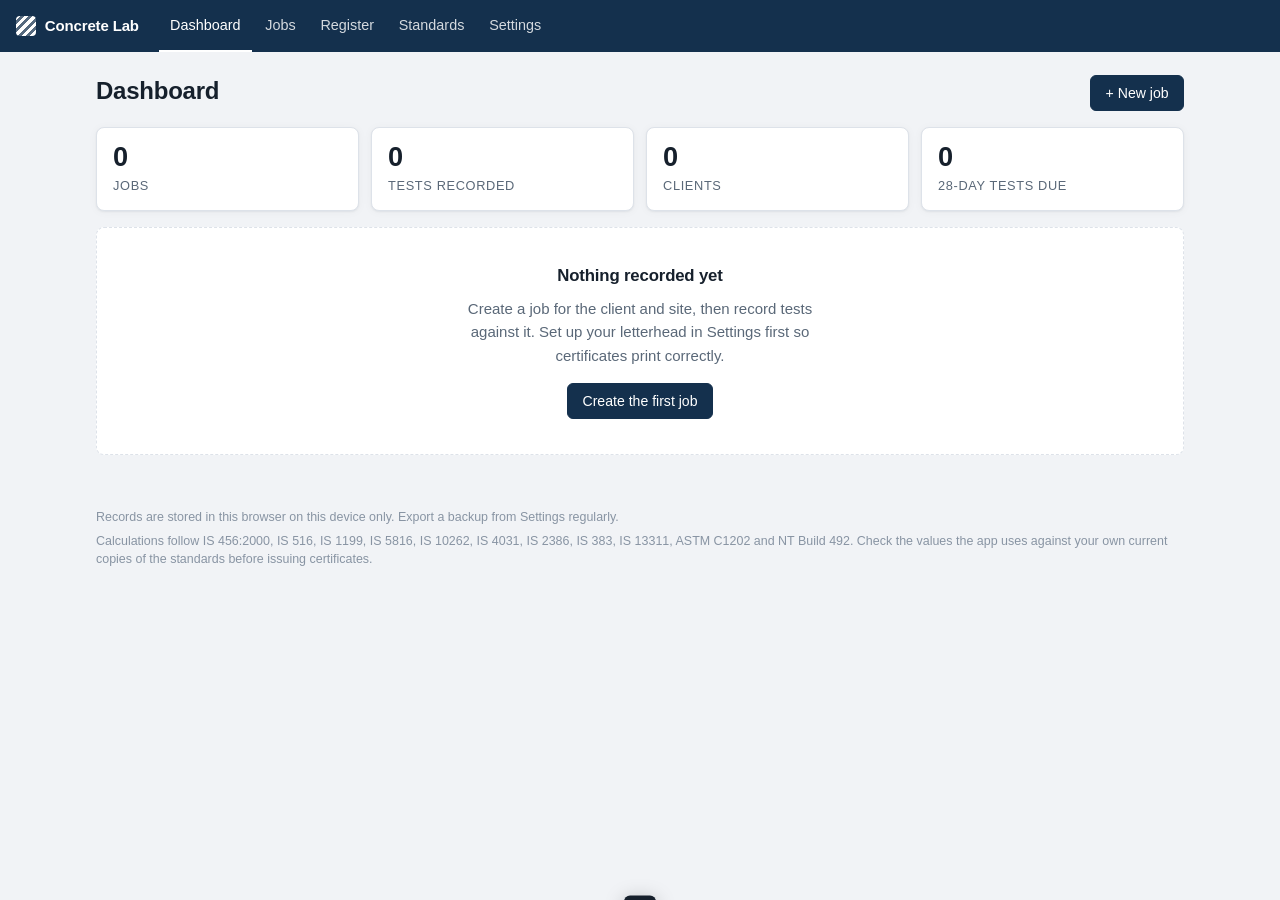
<file: index.html>
<!DOCTYPE html>
<!-- Built from dev.html by build.js. Do not edit this file: edit css/, js/ or dev.html and run "node build.js". -->
<html lang="en">
<head>
<meta charset="utf-8">
<meta name="viewport" content="width=device-width, initial-scale=1">
<title>Concrete Lab</title>
<meta name="description" content="Offline concrete testing laboratory records and certificates to IS 456, IS 516 and related Indian Standards.">
<meta name="theme-color" content="#14304d">
<script>if (location.protocol !== "file:") { var l = document.createElement("link"); l.rel = "manifest"; l.href = "manifest.webmanifest"; document.head.appendChild(l); }</script>
<link rel="icon" type="image/svg+xml" href="data:image/svg+xml,%3Csvg%20xmlns%3D%22http%3A%2F%2Fwww.w3.org%2F2000%2Fsvg%22%20viewBox%3D%220%200%20512%20512%22%20width%3D%22512%22%20height%3D%22512%22%3E%20%3Crect%20width%3D%22512%22%20height%3D%22512%22%20rx%3D%2296%22%20fill%3D%22%2314304d%22%2F%3E%20%3C!--%20an%20isometric%20cube%3A%20the%20150%20mm%20specimen%20the%20whole%20app%20revolves%20around%20--%3E%20%3Cg%20fill%3D%22none%22%20stroke%3D%22%23ffffff%22%20stroke-width%3D%2218%22%20stroke-linejoin%3D%22round%22%3E%20%3Cpath%20d%3D%22M256%20112%20L392%20190%20L392%20322%20L256%20400%20L120%20322%20L120%20190%20Z%22%2F%3E%20%3Cpath%20d%3D%22M256%20112%20L256%20244%20M256%20244%20L392%20190%20M256%20244%20L120%20190%22%2F%3E%20%3C%2Fg%3E%20%3Cg%20fill%3D%22%23ffffff%22%20opacity%3D%22.55%22%3E%20%3Ccircle%20cx%3D%22196%22%20cy%3D%22300%22%20r%3D%2211%22%2F%3E%20%3Ccircle%20cx%3D%22256%22%20cy%3D%22330%22%20r%3D%2211%22%2F%3E%20%3Ccircle%20cx%3D%22316%22%20cy%3D%22300%22%20r%3D%2211%22%2F%3E%20%3C%2Fg%3E%20%3C%2Fsvg%3E">
<style>
/* css/styles.css */
/*
 * styles.css — Concrete Lab
 * -------------------------
 * Two presentations from one stylesheet: a dense, tappable interface for
 * entering results at the machine, and a formal document for the printed
 * certificate. Anything marked .no-print disappears when printing, and
 * the certificate switches to serif, black on white, at print sizes.
 */

:root {
  --ink:        #16202c;
  --ink-soft:   #5a6878;
  --ink-faint:  #8894a3;
  --paper:      #ffffff;
  --bg:         #f1f3f6;
  --line:       #dde2e9;
  --line-soft:  #eceff3;
  --brand:      #14304d;
  --brand-soft: #e7edf4;
  --accent:     #0f6ea8;
  --pass:       #1b7a4b;
  --pass-bg:    #e5f4ec;
  --fail:       #b3261e;
  --fail-bg:    #fbeae9;
  --warn:       #8a5a00;
  --warn-bg:    #fdf1dd;
  --info:       #3b4a5a;
  --info-bg:    #eef1f5;
  --radius:     8px;
  --shadow:     0 1px 2px rgba(22,32,44,.06), 0 1px 10px rgba(22,32,44,.04);
  --sans: -apple-system, BlinkMacSystemFont, "Segoe UI", Roboto, "Helvetica Neue", Arial, sans-serif;
  --serif: "Iowan Old Style", "Palatino Linotype", Palatino, Georgia, "Times New Roman", serif;
  --mono: ui-monospace, SFMono-Regular, Menlo, Consolas, monospace;
}

@media (prefers-color-scheme: dark) {
  :root:not([data-theme="light"]) {
    --ink:        #e7ecf2;
    --ink-soft:   #a3b0c0;
    --ink-faint:  #76838f;
    --paper:      #161c24;
    --bg:         #0f141a;
    --line:       #2a333f;
    --line-soft:  #212a34;
    --brand:      #9cc4e8;
    --brand-soft: #1b2733;
    --accent:     #65b2e0;
    --pass:       #6cc295;
    --pass-bg:    #15291f;
    --fail:       #f08b84;
    --fail-bg:    #2c1917;
    --warn:       #e0b060;
    --warn-bg:    #2a2114;
    --info:       #aab6c4;
    --info-bg:    #1c242e;
    --shadow:     0 1px 2px rgba(0,0,0,.4);
  }
}

* { box-sizing: border-box; }

html { -webkit-text-size-adjust: 100%; }

body {
  margin: 0;
  font-family: var(--sans);
  font-size: 15px;
  line-height: 1.55;
  color: var(--ink);
  background: var(--bg);
}

h1 { font-size: 1.5rem; margin: 0 0 .15rem; letter-spacing: -.01em; }
h2 { font-size: 1.08rem; margin: 0 0 .6rem; letter-spacing: -.005em; }
h3 { font-size: .9rem; margin: 1.4rem 0 .5rem; text-transform: uppercase;
     letter-spacing: .07em; color: var(--ink-soft); font-weight: 600; }
p  { margin: .4rem 0; }
a  { color: var(--accent); }

.muted { color: var(--ink-soft); font-size: .88rem; }

/* ---- app bar ------------------------------------------------- */
.app-bar {
  display: flex; align-items: center; gap: 1.25rem;
  padding: 0 1rem; background: var(--brand); color: #fff;
  position: sticky; top: 0; z-index: 40; flex-wrap: wrap;
}
@media (prefers-color-scheme: dark) {
  :root:not([data-theme="light"]) .app-bar { background: #0c1218; border-bottom: 1px solid var(--line); }
}
.brand {
  display: flex; align-items: center; gap: .55rem;
  color: #fff; text-decoration: none; font-weight: 600;
  padding: .85rem 0; letter-spacing: -.01em;
}
.brand-mark {
  width: 20px; height: 20px; border-radius: 4px; flex: none;
  background: repeating-linear-gradient(135deg, #fff 0 3px, transparent 3px 6px),
              rgba(255,255,255,.28);
}
.app-bar nav { display: flex; gap: .15rem; flex-wrap: wrap; }
.app-bar nav a {
  color: rgba(255,255,255,.82); text-decoration: none;
  padding: .85rem .7rem; font-size: .9rem; border-bottom: 2px solid transparent;
}
.app-bar nav a:hover { color: #fff; }
.app-bar nav a.active { color: #fff; border-bottom-color: #fff; }

.storage-warning {
  background: var(--warn-bg); color: var(--warn);
  border-bottom: 1px solid var(--warn); padding: .7rem 1rem;
  font-size: .9rem; line-height: 1.45;
}

main { max-width: 1120px; margin: 0 auto; padding: 1.25rem 1rem 3rem; }

.app-foot {
  max-width: 1120px; margin: 0 auto; padding: 0 1rem 2.5rem;
  color: var(--ink-faint); font-size: .78rem; line-height: 1.5;
}
.app-foot p { margin: .3rem 0; }

/* ---- page furniture ------------------------------------------ */
.page-head {
  display: flex; justify-content: space-between; align-items: flex-end;
  gap: 1rem; flex-wrap: wrap; margin-bottom: 1rem;
}
.page-head .actions { display: flex; gap: .5rem; flex-wrap: wrap; }

.card {
  background: var(--paper); border: 1px solid var(--line);
  border-radius: var(--radius); padding: 1.15rem; margin-bottom: 1rem;
  box-shadow: var(--shadow);
}

section.card > h2:first-child { margin-top: 0; }

/* ---- buttons -------------------------------------------------- */
.btn {
  display: inline-block; border: 1px solid var(--brand); background: var(--brand);
  color: #fff; padding: .5rem .9rem; border-radius: 6px; font: inherit;
  font-size: .88rem; font-weight: 500; cursor: pointer; text-decoration: none;
  line-height: 1.3;
}
.btn:hover { filter: brightness(1.12); }
.btn.ghost { background: transparent; color: var(--brand); }
.btn.ghost:hover { background: var(--brand-soft); filter: none; }
.btn.danger { background: var(--fail); border-color: var(--fail); color: #fff; }
.btn.danger.ghost { background: transparent; color: var(--fail); }
.btn.tiny { padding: .25rem .55rem; font-size: .8rem; }
.form-actions { display: flex; gap: .5rem; flex-wrap: wrap; margin-top: 1.2rem; }
.danger-zone { margin-top: 2rem; padding-top: 1rem; border-top: 1px dashed var(--line); }

/* ---- stats ---------------------------------------------------- */
.stats {
  display: grid; gap: .75rem; margin-bottom: 1rem;
  grid-template-columns: repeat(auto-fit, minmax(140px, 1fr));
}
.stat {
  background: var(--paper); border: 1px solid var(--line);
  border-radius: var(--radius); padding: .9rem 1rem; box-shadow: var(--shadow);
}
.stat-value { display: block; font-size: 1.7rem; font-weight: 600;
              line-height: 1.1; letter-spacing: -.02em; }
.stat-label { display: block; color: var(--ink-soft); font-size: .8rem;
              text-transform: uppercase; letter-spacing: .05em; margin-top: .2rem; }
.stat.warn .stat-value { color: var(--warn); }

/* ---- forms ---------------------------------------------------- */
.field-grid {
  display: grid; gap: .85rem 1rem;
  grid-template-columns: repeat(auto-fit, minmax(210px, 1fr));
}
.field-grid.single { grid-template-columns: 1fr; }
.field { display: flex; flex-direction: column; gap: .25rem; min-width: 0; }
.field label, .list-field > label, .table-field > label {
  font-size: .78rem; font-weight: 600; color: var(--ink-soft);
  text-transform: uppercase; letter-spacing: .04em;
}
.field.required > label::after { content: ' *'; color: var(--fail); }
input, select, textarea {
  font: inherit; font-size: .92rem; color: var(--ink); background: var(--paper);
  border: 1px solid var(--line); border-radius: 6px; padding: .45rem .55rem;
  width: 100%; min-width: 0;
}
input:focus, select:focus, textarea:focus {
  outline: 2px solid var(--accent); outline-offset: -1px; border-color: var(--accent);
}
textarea { resize: vertical; }
small.help { color: var(--ink-faint); font-size: .76rem; line-height: 1.4; }

/* numeric readings */
.list-field { display: flex; flex-direction: column; gap: .3rem; margin: .4rem 0; }
.list-rows { display: grid; gap: .4rem;
             grid-template-columns: repeat(auto-fill, minmax(150px, 1fr)); }
.list-row { display: flex; align-items: center; gap: .3rem; }
.list-idx { font-size: .75rem; color: var(--ink-faint); width: 1.4rem;
            text-align: right; flex: none; font-variant-numeric: tabular-nums; }
.list-field > .btn { align-self: flex-start; margin-top: .3rem; }

/* specimen cards */
.specimens { display: grid; gap: .75rem; }
.specimen { border: 1px solid var(--line); border-radius: var(--radius);
            padding: .8rem; background: var(--line-soft); }
.specimen-head { display: flex; justify-content: space-between;
                 align-items: center; margin-bottom: .6rem; }
.specimen-head strong { font-size: .85rem; text-transform: uppercase;
                        letter-spacing: .05em; }

/* fixed-row entry table */
.table-field { margin: .4rem 0; }
table.data-entry { width: 100%; border-collapse: collapse; margin-top: .4rem; }
table.data-entry th, table.data-entry td {
  border: 1px solid var(--line); padding: .25rem .4rem; text-align: left;
  font-size: .85rem;
}
table.data-entry thead th { background: var(--line-soft); font-size: .76rem;
  text-transform: uppercase; letter-spacing: .04em; color: var(--ink-soft); }
table.data-entry td { padding: .15rem; }
table.data-entry input { border: none; border-radius: 0; background: transparent; }
table.data-entry .row-label { font-weight: 500; white-space: nowrap; }

.filters { display: grid; gap: .75rem;
           grid-template-columns: repeat(auto-fit, minmax(150px, 1fr));
           margin-bottom: .85rem; }

/* ---- tables --------------------------------------------------- */
.table-scroll { overflow-x: auto; -webkit-overflow-scrolling: touch; }
table.results { width: 100%; border-collapse: collapse; font-size: .88rem; }
table.results th, table.results td {
  text-align: left; padding: .5rem .6rem; border-bottom: 1px solid var(--line-soft);
  vertical-align: top;
}
table.results thead th {
  font-size: .74rem; text-transform: uppercase; letter-spacing: .05em;
  color: var(--ink-soft); border-bottom: 1px solid var(--line); white-space: nowrap;
}
table.results tbody tr:last-child td { border-bottom: none; }
table.results tr.clickable { cursor: pointer; }
table.results tr.clickable:hover { background: var(--line-soft); }
table.results td { font-variant-numeric: tabular-nums; }

dl.summary {
  display: grid; grid-template-columns: minmax(180px, 2fr) 3fr;
  gap: 0; margin: .6rem 0; font-size: .89rem;
}
dl.summary dt { color: var(--ink-soft); padding: .35rem .6rem .35rem 0;
                border-bottom: 1px solid var(--line-soft); }
dl.summary dd { margin: 0; padding: .35rem 0; font-weight: 500;
                border-bottom: 1px solid var(--line-soft);
                font-variant-numeric: tabular-nums; }
@media (max-width: 520px) {
  dl.summary { grid-template-columns: 1fr; }
  dl.summary dt { border-bottom: none; padding-bottom: 0; }
  dl.summary dd { padding-top: .1rem; }
}

/* ---- verdicts and badges -------------------------------------- */
.verdict {
  display: flex; gap: .6rem; align-items: baseline; margin: .9rem 0 .2rem;
  padding: .65rem .8rem; border-radius: 6px; font-size: .88rem;
  background: var(--info-bg); color: var(--info);
}
.verdict-tag { font-weight: 700; font-size: .72rem; letter-spacing: .08em;
               text-transform: uppercase; white-space: nowrap; }
.verdict.pass, .verdict.complies { background: var(--pass-bg); color: var(--pass); }
.verdict.fail, .verdict.does-not-comply { background: var(--fail-bg); color: var(--fail); }
.verdict.review, .verdict.provisional { background: var(--warn-bg); color: var(--warn); }
.verdict.info, .verdict.no-data { background: var(--info-bg); color: var(--info); }

.badge {
  display: inline-block; padding: .1rem .45rem; border-radius: 4px;
  font-size: .7rem; font-weight: 700; letter-spacing: .06em;
  text-transform: uppercase; background: var(--info-bg); color: var(--info);
}
.badge.pass { background: var(--pass-bg); color: var(--pass); }
.badge.fail { background: var(--fail-bg); color: var(--fail); }
.badge.review { background: var(--warn-bg); color: var(--warn); }

ul.notes { margin: .7rem 0 0; padding-left: 1.1rem; font-size: .84rem;
           color: var(--ink-soft); }
ul.notes li { margin-bottom: .3rem; }

/* ---- test picker ---------------------------------------------- */
.test-picker { display: grid; gap: .5rem;
               grid-template-columns: repeat(auto-fit, minmax(230px, 1fr)); }
.picker-item {
  display: flex; flex-direction: column; gap: .1rem; text-decoration: none;
  border: 1px solid var(--line); border-radius: var(--radius);
  padding: .7rem .8rem; color: var(--ink); background: var(--paper);
}
.picker-item:hover { border-color: var(--accent); background: var(--brand-soft); }
.picker-item strong { font-size: .9rem; font-weight: 600; }
.picker-item small { color: var(--ink-faint); font-size: .76rem; }

.check-list { display: grid; gap: .35rem; }
label.check { display: flex; gap: .5rem; align-items: baseline;
              font-size: .88rem; text-transform: none; letter-spacing: 0;
              font-weight: 400; color: var(--ink); }
label.check input { width: auto; }

.logo-preview { margin-top: .4rem; }
.logo-preview img { max-height: 70px; max-width: 220px; }

/* ---- empty state and modal ------------------------------------ */
.empty {
  background: var(--paper); border: 1px dashed var(--line);
  border-radius: var(--radius); padding: 2.2rem 1.25rem; text-align: center;
}
.empty h3 { text-transform: none; letter-spacing: -.01em; font-size: 1.05rem;
            color: var(--ink); margin-top: 0; }
.empty p { color: var(--ink-soft); max-width: 46ch; margin: .4rem auto 1rem; }

.modal-backdrop {
  position: fixed; inset: 0; background: rgba(12,18,24,.5);
  display: flex; align-items: center; justify-content: center; z-index: 60;
  padding: 1rem;
}
.modal { background: var(--paper); border-radius: var(--radius);
         padding: 1.3rem; max-width: 440px; box-shadow: 0 8px 40px rgba(0,0,0,.3); }
.modal p { margin-top: 0; }
.modal-actions { display: flex; gap: .5rem; justify-content: flex-end; margin-top: 1rem; }

/* ---- toast ----------------------------------------------------- */
.toast {
  position: fixed; left: 50%; bottom: 1.25rem; transform: translate(-50%, 180%);
  background: var(--ink); color: var(--bg); padding: .6rem 1rem;
  border-radius: 6px; font-size: .88rem; max-width: 90vw; z-index: 80;
  transition: transform .22s ease; box-shadow: 0 4px 20px rgba(0,0,0,.25);
}
.toast.show { transform: translate(-50%, 0); }
.toast.ok   { background: var(--pass); color: #fff; }
.toast.warn { background: var(--warn); color: #fff; }

/* ===============================================================
 * CERTIFICATE
 * =============================================================== */
.certificate {
  background: #fff; color: #000; font-family: var(--serif);
  border: 1px solid var(--line); border-radius: var(--radius);
  padding: 2rem; margin-bottom: 2rem; box-shadow: var(--shadow);
  font-size: 14px; line-height: 1.5;
}
.cert-head { display: flex; gap: 1rem; align-items: flex-start;
             border-bottom: 2px solid #000; padding-bottom: .8rem; }
.cert-logo { max-height: 64px; max-width: 150px; }
.cert-lab h1 { font-size: 1.3rem; margin: 0 0 .2rem; font-family: var(--serif);
               letter-spacing: 0; }
.cert-addr { margin: 0; font-size: .82rem; white-space: pre-line; color: #333; }
.cert-title { text-align: center; font-size: 1.05rem; letter-spacing: .18em;
              margin: 1.1rem 0 .9rem; font-family: var(--serif); }

table.cert-id { width: 100%; border-collapse: collapse; margin-bottom: 1rem;
                font-size: .85rem; }
table.cert-id th, table.cert-id td {
  border: 1px solid #999; padding: .3rem .45rem; text-align: left;
  vertical-align: top;
}
table.cert-id th { width: 15%; font-weight: 600; background: #f2f2f2; color: #000; }
table.cert-id td { width: 35%; }

.cert-test { margin-top: 1.3rem; page-break-inside: avoid; break-inside: avoid; }
.cert-test h3 { font-size: .95rem; text-transform: none; letter-spacing: 0;
                color: #000; font-family: var(--serif); margin: 0 0 .2rem;
                border-bottom: 1px solid #000; padding-bottom: .15rem; }
.cert-method { font-size: .78rem; color: #333; margin: .25rem 0 .5rem; }

table.cert-data, table.cert-summary { width: 100%; border-collapse: collapse;
  margin: .45rem 0; font-size: .82rem; }
table.cert-data th, table.cert-data td,
table.cert-summary th, table.cert-summary td {
  border: 1px solid #999; padding: .28rem .45rem; text-align: left;
}
table.cert-data thead th { background: #f2f2f2; font-weight: 600; }
table.cert-data td { font-variant-numeric: tabular-nums; }
table.cert-summary th { width: 55%; font-weight: 400; background: #fafafa; }
table.cert-summary td { font-weight: 600; font-variant-numeric: tabular-nums; }

.cert-verdict { margin: .5rem 0 0; font-size: .85rem; }
ul.cert-notes { font-size: .76rem; color: #333; margin: .4rem 0 0;
                padding-left: 1.1rem; }
ul.cert-notes li { margin-bottom: .2rem; }

.cert-sign { margin-top: 2.5rem; display: flex; justify-content: flex-end;
             page-break-inside: avoid; }
.sign-box { text-align: center; min-width: 220px; }
.sign-line { border-top: 1px solid #000; margin-bottom: .3rem; }
.sign-box p { margin: 0; font-size: .85rem; }

.cert-foot { margin-top: 1.5rem; border-top: 1px solid #999; padding-top: .5rem;
             font-size: .72rem; color: #444; }
.cert-foot p { margin: .15rem 0; }

/* ===============================================================
 * PRINT
 * =============================================================== */
@media print {
  .no-print, .app-bar, .app-foot, .toast, .modal-backdrop { display: none !important; }
  body { background: #fff; color: #000; font-size: 11pt; }
  main { max-width: none; padding: 0; margin: 0; }
  .certificate {
    border: none; border-radius: 0; box-shadow: none; padding: 0;
    margin: 0; font-size: 10.5pt;
  }
  .cert-test { page-break-inside: avoid; }
  table.cert-data thead { display: table-header-group; }
  tr { page-break-inside: avoid; }
  a { color: #000; text-decoration: none; }
  @page { margin: 16mm 14mm; }
}

</style>
</head>
<body>

<header class="app-bar no-print">
  <a class="brand" href="#/">
    <span class="brand-mark" aria-hidden="true"></span>
    <span class="brand-text">Concrete&nbsp;Lab</span>
  </a>
  <nav>
    <a href="#/">Dashboard</a>
    <a href="#/jobs">Jobs</a>
    <a href="#/register">Register</a>
    <a href="#/standards">Standards</a>
    <a href="#/settings">Settings</a>
  </nav>
</header>

<main id="view"></main>

<footer class="app-foot no-print">
  <p>Records are stored in this browser on this device only. Export a backup from
     Settings regularly.</p>
  <p>Calculations follow IS 456:2000, IS 516, IS 1199, IS 5816, IS 10262, IS 4031,
     IS 2386, IS 383, IS 13311, ASTM C1202 and NT Build 492. Check the values the
     app uses against your own current copies of the standards before issuing
     certificates.</p>
</footer>

<div id="toast" class="toast" role="status" aria-live="polite"></div>

<noscript>
  <p style="padding:2rem">This application needs JavaScript to run. All processing
     happens in your browser; nothing is sent to a server.</p>
</noscript>

<script>
/* js/standards.js */
/*
 * standards.js — Indian Standard reference data and calculation engine
 * ---------------------------------------------------------------------
 * All code clause references are noted inline so results can be audited
 * against the printed standard. Values marked CONFIGURABLE can be
 * overridden from Settings if your lab works to a different revision.
 *
 * Primary references:
 *   IS 456:2000   Plain and Reinforced Concrete — Code of Practice
 *   IS 516        Methods of Tests for Strength of Concrete
 *   IS 1199       Fresh Concrete — Methods of Sampling and Testing
 *   IS 5816:1999  Splitting Tensile Strength of Concrete
 *   IS 10262:2019 Concrete Mix Proportioning — Guidelines
 *   IS 4031       Methods of Physical Tests for Hydraulic Cement
 *   IS 2386       Methods of Test for Aggregates for Concrete
 *   IS 383:2016   Coarse and Fine Aggregate for Concrete — Specification
 */

'use strict';

const Num = {
  /* Round to the nearest step, e.g. nearest 0.5 N/mm2 as IS 516 requires. */
  toStep(value, step) {
    if (!isFinite(value)) return NaN;
    return Math.round(value / step) * step;
  },
  /* Fixed decimals, returned as a number not a string. */
  dp(value, places) {
    if (!isFinite(value)) return NaN;
    const f = Math.pow(10, places);
    return Math.round(value * f) / f;
  },
  mean(arr) {
    const v = arr.filter(n => isFinite(n));
    if (!v.length) return NaN;
    return v.reduce((a, b) => a + b, 0) / v.length;
  },
  /* Sample standard deviation (n-1 denominator), as used for
     establishing site standard deviation under IS 456 Cl. 16.1. */
  stdDev(arr) {
    const v = arr.filter(n => isFinite(n));
    if (v.length < 2) return NaN;
    const m = Num.mean(v);
    const ss = v.reduce((a, b) => a + Math.pow(b - m, 2), 0);
    return Math.sqrt(ss / (v.length - 1));
  }
};

/* ===================================================================
 * IS 456:2000
 * =================================================================== */
const IS456 = {

  /* Standard designated grades. Cl. 6.1 / Table 2.
     M65 and above fall outside the table and are treated as high
     strength concrete — the app still computes, but flags them. */
  GRADES: [
    'M10', 'M15', 'M20', 'M25', 'M30', 'M35', 'M40',
    'M45', 'M50', 'M55', 'M60', 'M65', 'M70', 'M75', 'M80',
    'M90', 'M100', 'M110', 'M120'
  ],

  /* Characteristic compressive strength, 150 mm cube at 28 days, N/mm2. */
  fck(grade) {
    if (!grade) return NaN;
    const n = parseFloat(String(grade).replace(/[^0-9.]/g, ''));
    return isFinite(n) ? n : NaN;
  },

  isStandardGrade(grade) {
    return IS456.GRADES.indexOf(String(grade).toUpperCase()) !== -1;
  },

  /* Assumed standard deviation where site data is not yet established.
     IS 456:2000 Table 8 / IS 10262:2019 Table 2.           CONFIGURABLE
     Above M50 the standards give no tabulated value; 6.0 is carried
     forward as a working assumption and is flagged in the output. */
  assumedStdDev(grade) {
    const f = IS456.fck(grade);
    if (!isFinite(f)) return NaN;
    if (f <= 15) return 3.5;
    if (f <= 25) return 4.0;
    if (f <= 50) return 5.0;
    return 6.0;                       // beyond the table — flagged
  },

  stdDevIsTabulated(grade) {
    return IS456.fck(grade) <= 50;
  },

  /* Target mean strength for mix design.
     IS 10262:2019 Cl. 4.2: the greater of fck + 1.65s and fck + X. */
  targetMeanStrength(grade, sigma) {
    const f = IS456.fck(grade);
    /* Note: isFinite(null) is true in JavaScript, so the guard must test
       for a real positive number before trusting a supplied sigma. */
    const supplied = parseFloat(sigma);
    const s = (isFinite(supplied) && supplied > 0)
      ? supplied
      : IS456.assumedStdDev(grade);
    const X = IS456.factorX(grade);
    const byStdDev = f + 1.65 * s;
    const byFactor = f + X;
    return {
      fck: f,
      sigma: s,
      factorX: X,
      byStdDev: Num.dp(byStdDev, 2),
      byFactor: Num.dp(byFactor, 2),
      target: Num.dp(Math.max(byStdDev, byFactor), 2),
      governedBy: byStdDev >= byFactor ? 'fck + 1.65s' : 'fck + X'
    };
  },

  /* Factor X, IS 10262:2019 Table 2.                        CONFIGURABLE */
  factorX(grade) {
    const f = IS456.fck(grade);
    if (!isFinite(f)) return NaN;
    if (f <= 15) return 5.0;
    if (f <= 25) return 5.5;
    if (f <= 50) return 6.5;
    return 8.0;
  },

  /* Compliance margins, IS 456:2000 Cl. 16.1 and Table 11.
     M15: mean of 4 >= fck + 0.825s or fck + 3, whichever greater;
          individual >= fck - 3.
     M20 and above: the same with 4 N/mm2 in place of 3 N/mm2. */
  acceptanceMargins(grade) {
    const f = IS456.fck(grade);
    const m = f >= 20 ? 4 : 3;
    return { meanFixed: m, individualBelow: m };
  },

  /* Full acceptance assessment for a set of test results.
   *
   * results  array of test results in N/mm2, each result being the
   *          average of one sample (normally 3 cubes)
   * grade    e.g. 'M30'
   * sigma    established site standard deviation, or null to use the
   *          assumed value from Table 8
   *
   * IS 456 Cl. 16.1 — groups of four NON-OVERLAPPING consecutive results.
   * With fewer than four results the mean criterion cannot yet be
   * applied; only the individual criterion is reported.
   */
  assessAcceptance(results, grade, sigma) {
    const f = IS456.fck(grade);
    const suppliedSigma = parseFloat(sigma);
    const sigmaOk = isFinite(suppliedSigma) && suppliedSigma > 0;
    const s = sigmaOk ? suppliedSigma : IS456.assumedStdDev(grade);
    const margins = IS456.acceptanceMargins(grade);

    /* The standard requires 0.825s to be rounded to the nearest
       0.5 N/mm2 before being added to fck. */
    const byStdDev = f + Num.toStep(0.825 * s, 0.5);
    const byFixed = f + margins.meanFixed;
    const meanLimit = Math.max(byStdDev, byFixed);
    const individualLimit = f - margins.individualBelow;

    const clean = results.filter(n => isFinite(n));
    const notes = [];
    const groups = [];

    /* Non-overlapping consecutive groups of four. */
    for (let i = 0; i + 4 <= clean.length; i += 4) {
      const g = clean.slice(i, i + 4);
      const gm = Num.mean(g);
      groups.push({
        from: i + 1,
        to: i + 4,
        results: g,
        mean: Num.dp(gm, 2),
        limit: Num.dp(meanLimit, 2),
        pass: gm >= meanLimit
      });
    }

    const individual = clean.map((r, i) => ({
      index: i + 1,
      value: Num.dp(r, 2),
      limit: Num.dp(individualLimit, 2),
      pass: r >= individualLimit
    }));

    const remainder = clean.length % 4;
    if (clean.length < 4) {
      notes.push(
        'Fewer than four test results — the mean-of-four criterion of ' +
        'IS 456 Cl. 16.1 cannot yet be applied. Only the individual ' +
        'result criterion has been checked.'
      );
    } else if (remainder) {
      notes.push(
        remainder + ' result(s) fall outside the last complete group of ' +
        'four and are not yet assessed against the mean criterion.'
      );
    }
    if (!sigmaOk) {
      notes.push(
        'Assumed standard deviation of ' + s + ' N/mm\u00b2 used ' +
        '(IS 456 Table 8). Substitute the established site standard ' +
        'deviation once at least 30 test results are available.'
      );
    }
    if (!IS456.stdDevIsTabulated(grade)) {
      notes.push(
        'Grade ' + grade + ' lies outside IS 456 Table 8. Verify the ' +
        'standard deviation and acceptance margins against the project ' +
        'specification before issuing the certificate.'
      );
    }

    const meanFails = groups.filter(g => !g.pass);
    const indFails = individual.filter(r => !r.pass);

    let status;
    if (!clean.length) status = 'NO DATA';
    else if (meanFails.length || indFails.length) status = 'DOES NOT COMPLY';
    else if (clean.length < 4) status = 'PROVISIONAL';
    else status = 'COMPLIES';

    return {
      grade: grade,
      fck: f,
      sigma: s,
      sigmaAssumed: !sigmaOk,
      meanLimit: Num.dp(meanLimit, 2),
      meanLimitBasis: byStdDev >= byFixed
        ? 'fck + 0.825s (rounded to nearest 0.5)'
        : 'fck + ' + margins.meanFixed,
      individualLimit: Num.dp(individualLimit, 2),
      groups: groups,
      individual: individual,
      status: status,
      notes: notes,
      count: clean.length,
      mean: Num.dp(Num.mean(clean), 2),
      stdDev: Num.dp(Num.stdDev(clean), 2),
      min: clean.length ? Num.dp(Math.min.apply(null, clean), 2) : NaN,
      max: clean.length ? Num.dp(Math.max.apply(null, clean), 2) : NaN
    };
  },

  /* Minimum frequency of sampling, IS 456:2000 Cl. 15.2.2, Table 15.
     One sample = 3 specimens for each age of test. */
  samplingFrequency(volumeM3) {
    const v = parseFloat(volumeM3);
    if (!isFinite(v) || v <= 0) return { volume: v, samples: 0, basis: '—' };
    let n;
    if (v <= 5) n = 1;
    else if (v <= 15) n = 2;
    else if (v <= 30) n = 3;
    else if (v <= 50) n = 4;
    else n = 4 + Math.ceil((v - 50) / 50);
    return {
      volume: v,
      samples: n,
      cubesFor28Day: n * 3,
      basis: v <= 50
        ? 'IS 456 Table 15'
        : 'IS 456 Table 15 — 4 samples for the first 50 m\u00b3 plus one ' +
          'per additional 50 m\u00b3 or part thereof'
    };
  },

  /* Degree of workability against placing conditions, IS 456 Table 7. */
  WORKABILITY: [
    {
      placing: 'Blinding concrete; shallow sections; pavements using pavers',
      degree: 'Very low',
      slump: '—',
      compactingFactor: '0.75 – 0.80',
      note: 'Measure by compacting factor; slump is not meaningful'
    },
    {
      placing: 'Mass concrete; lightly reinforced sections in slabs, beams, ' +
               'walls and columns; floors; hand-placed pavements; canal ' +
               'lining; strip footings',
      degree: 'Low',
      slump: '25 – 75 mm',
      compactingFactor: '0.80 – 0.85',
      note: ''
    },
    {
      placing: 'Heavily reinforced sections in slabs, beams, walls and ' +
               'columns; slipform work; pumped concrete',
      degree: 'Medium',
      slump: '50 – 100 mm',
      compactingFactor: '0.85 – 0.92',
      note: ''
    },
    {
      placing: 'Trench fill; in-situ piling',
      degree: 'High',
      slump: '100 – 150 mm',
      compactingFactor: 'above 0.92',
      note: ''
    },
    {
      placing: 'Tremie concrete',
      degree: 'Very high',
      slump: '—',
      compactingFactor: '—',
      note: 'Measure by flow table; see IS 456 Cl. 7.1.2'
    }
  ],

  classifySlump(slumpMm) {
    const s = parseFloat(slumpMm);
    if (!isFinite(s)) return '—';
    if (s < 25) return 'Very low';
    if (s <= 75) return 'Low';
    if (s <= 100) return 'Medium';
    if (s <= 150) return 'High';
    return 'Very high / flowing — verify against the mix specification';
  },

  /* Minimum requirements for durability, IS 456:2000 Table 5,
     for 20 mm nominal maximum size aggregate. */
  EXPOSURE: [
    { name: 'Mild',        rccCement: 300, rccWC: 0.55, rccGrade: 'M20',
      pccCement: 220, pccWC: 0.60, pccGrade: '—',   cover: 20 },
    { name: 'Moderate',    rccCement: 300, rccWC: 0.50, rccGrade: 'M25',
      pccCement: 240, pccWC: 0.60, pccGrade: 'M15', cover: 30 },
    { name: 'Severe',      rccCement: 320, rccWC: 0.45, rccGrade: 'M30',
      pccCement: 250, pccWC: 0.50, pccGrade: 'M20', cover: 45 },
    { name: 'Very severe', rccCement: 340, rccWC: 0.45, rccGrade: 'M35',
      pccCement: 260, pccWC: 0.45, pccGrade: 'M20', cover: 50 },
    { name: 'Extreme',     rccCement: 360, rccWC: 0.40, rccGrade: 'M40',
      pccCement: 280, pccWC: 0.40, pccGrade: 'M25', cover: 75 }
  ],

  /* Modulus of elasticity, IS 456 Cl. 6.2.3.1: Ec = 5000 sqrt(fck) MPa.
     This is the short-term static modulus assumed for design, not a
     measured value. */
  modulusOfElasticity(fck) {
    return Num.dp(5000 * Math.sqrt(fck), 0);
  },

  /* Flexural strength, IS 456 Cl. 6.2.2: fcr = 0.7 sqrt(fck) N/mm2.
     Used as the expected value to compare a measured beam result against. */
  flexuralStrengthExpected(fck) {
    return Num.dp(0.7 * Math.sqrt(fck), 2);
  }
};

/* ===================================================================
 * IS 516 — strength of concrete
 * =================================================================== */
const IS516 = {

  /* Cube cross-sectional areas, mm2. 150 mm is standard; 100 mm is
     permitted where nominal maximum aggregate size does not exceed
     20 mm. */
  cubeArea(sizeMm) {
    const s = parseFloat(sizeMm);
    return isFinite(s) ? s * s : NaN;
  },

  /* Compressive strength of one specimen.
     load in kN, area in mm2, result in N/mm2 reported to the
     nearest 0.5 N/mm2. */
  cubeStrength(loadKN, areaMm2) {
    const f = (parseFloat(loadKN) * 1000) / parseFloat(areaMm2);
    return isFinite(f) ? Num.toStep(f, 0.5) : NaN;
  },

  /* Density of a hardened specimen, kg/m3. */
  density(massKg, volumeM3) {
    const d = parseFloat(massKg) / parseFloat(volumeM3);
    return isFinite(d) ? Num.dp(d, 0) : NaN;
  },

  /* A test result is the average of the specimens in the sample.
     IS 516: individual specimen strengths should not differ from the
     average by more than 15 percent; if any does, the result of that
     sample is not valid. */
  sampleResult(strengths) {
    const v = strengths.filter(n => isFinite(n));
    if (!v.length) return { mean: NaN, valid: false, outliers: [], spread: NaN };
    const m = Num.mean(v);
    const outliers = [];
    v.forEach((s, i) => {
      const dev = Math.abs(s - m) / m * 100;
      if (dev > 15) outliers.push({ index: i + 1, value: s, deviation: Num.dp(dev, 1) });
    });
    const spread = v.length > 1
      ? Num.dp(Math.max.apply(null, v) - Math.min.apply(null, v), 2)
      : 0;
    return {
      mean: Num.toStep(m, 0.5),
      meanExact: Num.dp(m, 2),
      valid: outliers.length === 0,
      outliers: outliers,
      spread: spread,
      maxDeviationPct: v.length
        ? Num.dp(Math.max.apply(null, v.map(s => Math.abs(s - m) / m * 100)), 1)
        : NaN
    };
  },

  /* Flexural strength by two-point (third-point) loading, IS 516.
   *
   *   P  maximum load, kN
   *   L  effective span, mm (600 for 150 mm beams, 400 for 100 mm beams)
   *   b  measured width, mm
   *   d  measured depth, mm
   *   a  distance between the line of fracture and the nearer support,
   *      measured on the centre line of the tensile side, mm
   *
   * If a is greater than the primary threshold, fb = P*L / (b*d^2).
   * If a falls in the secondary band, fb = 3*P*a / (b*d^2).
   * If a is below the secondary band, the result is discarded.
   */
  flexuralStrength(P_kN, L, b, d, a) {
    const P = parseFloat(P_kN) * 1000;
    const span = parseFloat(L), B = parseFloat(b), D = parseFloat(d), A = parseFloat(a);
    if (![P, span, B, D].every(isFinite) || B <= 0 || D <= 0) {
      return { value: NaN, formula: '—', valid: false,
               note: 'Incomplete dimensions or load' };
    }
    /* Thresholds scale with the specimen size: 200/170 mm for a
       150 mm beam on a 600 mm span, 133/110 mm for a 100 mm beam. */
    const large = D >= 125;
    const primary = large ? 200 : 133;
    const secondary = large ? 170 : 110;

    if (!isFinite(A)) {
      return {
        value: Num.dp(P * span / (B * D * D), 2),
        formula: 'fb = PL / bd\u00b2',
        valid: true,
        note: 'Fracture location not recorded — standard formula applied. ' +
              'Record the distance "a" to confirm validity.'
      };
    }
    if (A > primary) {
      return {
        value: Num.dp(P * span / (B * D * D), 2),
        formula: 'fb = PL / bd\u00b2',
        valid: true,
        note: 'Fracture within the middle third (a = ' + A + ' mm).'
      };
    }
    if (A >= secondary) {
      return {
        value: Num.dp(3 * P * A / (B * D * D), 2),
        formula: 'fb = 3Pa / bd\u00b2',
        valid: true,
        note: 'Fracture outside the middle third but within the permitted ' +
              'band (a = ' + A + ' mm); the modified formula applies.'
      };
    }
    return {
      value: NaN,
      formula: '—',
      valid: false,
      note: 'Fracture at a = ' + A + ' mm, below the limit of ' + secondary +
            ' mm. The result shall be discarded (IS 516).'
    };
  },

  /* Static modulus of elasticity from a stress–strain pair, N/mm2.
     Secant modulus between the seating stress and one third of the
     average compressive strength. */
  staticModulus(stress1, strain1, stress2, strain2) {
    const ds = parseFloat(stress2) - parseFloat(stress1);
    const de = parseFloat(strain2) - parseFloat(strain1);
    const E = ds / de;
    return isFinite(E) ? Num.dp(E, 0) : NaN;
  }
};

/* ===================================================================
 * IS 5816:1999 — splitting tensile strength
 * =================================================================== */
const IS5816 = {
  /* fct = 2P / (pi * L * D), P in kN, L and D in mm, result N/mm2. */
  splitTensile(P_kN, lengthMm, diaMm) {
    const P = parseFloat(P_kN) * 1000;
    const L = parseFloat(lengthMm), D = parseFloat(diaMm);
    const f = (2 * P) / (Math.PI * L * D);
    return isFinite(f) ? Num.dp(f, 2) : NaN;
  }
};

/* ===================================================================
 * IS 1199 — fresh concrete
 * =================================================================== */
const IS1199 = {
  /* Compacting factor = mass of partially compacted concrete divided by
     mass of fully compacted concrete, both net of the container. */
  compactingFactor(partialKg, fullKg, containerKg) {
    const c = parseFloat(containerKg) || 0;
    const p = parseFloat(partialKg) - c;
    const f = parseFloat(fullKg) - c;
    const cf = p / f;
    return isFinite(cf) ? Num.dp(cf, 2) : NaN;
  },

  /* Fresh density, kg/m3, from net mass and container volume. */
  freshDensity(netMassKg, volumeLitres) {
    const d = parseFloat(netMassKg) / (parseFloat(volumeLitres) / 1000);
    return isFinite(d) ? Num.dp(d, 0) : NaN;
  },

  /* Air content by the pressure method, reported as a percentage. */
  classifyCompactingFactor(cf) {
    const v = parseFloat(cf);
    if (!isFinite(v)) return '—';
    if (v < 0.80) return 'Very low';
    if (v < 0.85) return 'Low';
    if (v < 0.92) return 'Medium';
    return 'High';
  }
};

/* ===================================================================
 * Durability and permeability
 * =================================================================== */
const Durability = {

  /* Rapid Chloride Permeability Test, ASTM C1202 / IS 516 (Part 2/Sec 1).
   *
   * Charge passed by the trapezoidal rule over six hours with readings
   * at 30 minute intervals:
   *   Q = 900 * (I0 + 2*I30 + 2*I60 + ... + 2*I330 + I360)
   * with currents in amperes and Q in coulombs.
   *
   * readings: array of 13 currents in milliamperes, t = 0 ... 360 min.
   * diameter: specimen diameter in mm; results are normalised to the
   *           95 mm reference diameter by Qs = Qx * (95/x)^2.
   */
  rcptCharge(readingsMa, diameterMm) {
    const r = readingsMa.map(v => parseFloat(v)).filter(v => isFinite(v));
    if (r.length < 2) return { charge: NaN, normalised: NaN, rating: '—' };
    let sum = 0;
    for (let i = 0; i < r.length; i++) {
      const amps = r[i] / 1000;
      sum += (i === 0 || i === r.length - 1) ? amps : 2 * amps;
    }
    /* 900 seconds is the half-interval weight for 30 minute spacing. */
    const Q = 900 * sum;
    const d = parseFloat(diameterMm);
    const normalised = isFinite(d) && d > 0 ? Q * Math.pow(95 / d, 2) : Q;
    return {
      charge: Num.dp(Q, 0),
      normalised: Num.dp(normalised, 0),
      rating: Durability.rcptRating(normalised),
      readingCount: r.length
    };
  },

  /* Chloride ion penetrability classification, ASTM C1202 Table 1. */
  rcptRating(coulombs) {
    const q = parseFloat(coulombs);
    if (!isFinite(q)) return '—';
    if (q > 4000) return 'High';
    if (q > 2000) return 'Moderate';
    if (q > 1000) return 'Low';
    if (q > 100) return 'Very low';
    return 'Negligible';
  },

  /* Rapid Chloride Migration Test, NT Build 492.
   *
   *   Dnssm = (0.0239 * (273+T) * L) / ((U-2) * t)
   *           * [ xd - 0.0238 * sqrt( ((273+T) * L * xd) / (U-2) ) ]
   *
   *   U  applied voltage, V
   *   T  average of initial and final temperature in the anolyte, degC
   *   L  specimen thickness, mm
   *   xd average chloride penetration depth, mm
   *   t  test duration, hours
   *   result in 1e-12 m2/s
   */
  rcmtCoefficient(U, T, L, xd, tHours) {
    const u = parseFloat(U), temp = parseFloat(T),
          l = parseFloat(L), x = parseFloat(xd), t = parseFloat(tHours);
    if (![u, temp, l, x, t].every(isFinite) || u <= 2 || t <= 0) {
      return { value: NaN, rating: '—' };
    }
    const k = (0.0239 * (273 + temp) * l) / ((u - 2) * t);
    const corr = 0.0238 * Math.sqrt(((273 + temp) * l * x) / (u - 2));
    const D = k * (x - corr);
    return {
      value: Num.dp(D, 2),
      rating: Durability.rcmtRating(D),
      unit: '\u00d710\u207b\u00b9\u00b2 m\u00b2/s'
    };
  },

  /* Indicative resistance bands for Dnssm. These are widely used
     industry bands rather than a clause in NT Build 492 itself, so
     they are reported as guidance only.                   CONFIGURABLE */
  rcmtRating(D) {
    const d = parseFloat(D);
    if (!isFinite(d)) return '—';
    if (d > 15) return 'Low resistance';
    if (d > 10) return 'Moderate resistance';
    if (d > 5) return 'High resistance';
    if (d > 2.5) return 'Very high resistance';
    return 'Extremely high resistance';
  },

  /* Depth of penetration of water under pressure,
     DIN 1048 Part 5 / IS 516 (Part 2/Sec 1).
     Specimens are subjected to 0.5 N/mm2 for 72 hours and split; the
     maximum depth of the wetted front is reported in mm.
     Many specifications accept a maximum of 25 mm.         CONFIGURABLE */
  waterPenetration(depthsMm, limitMm) {
    const d = depthsMm.map(v => parseFloat(v)).filter(isFinite);
    if (!d.length) return { max: NaN, mean: NaN, rating: '—' };
    const max = Math.max.apply(null, d);
    const lim = isFinite(parseFloat(limitMm)) ? parseFloat(limitMm) : 25;
    return {
      max: Num.dp(max, 1),
      mean: Num.dp(Num.mean(d), 1),
      limit: lim,
      pass: max <= lim,
      rating: max <= lim ? 'Within specified limit' : 'Exceeds specified limit'
    };
  },

  /* Water absorption of hardened concrete, percent by mass. */
  waterAbsorption(satMassKg, dryMassKg) {
    const w = parseFloat(satMassKg), d = parseFloat(dryMassKg);
    const a = (w - d) / d * 100;
    return isFinite(a) ? Num.dp(a, 2) : NaN;
  },

  /* Coefficient of permeability by the falling head method,
     IS 3085, in m/s. */
  coefficientOfPermeability(Q_m3, L_m, A_m2, h_m, t_s) {
    const k = (parseFloat(Q_m3) * parseFloat(L_m)) /
              (parseFloat(A_m2) * parseFloat(h_m) * parseFloat(t_s));
    return isFinite(k) ? k : NaN;
  }
};

/* ===================================================================
 * IS 4031 — cement
 * =================================================================== */
const IS4031 = {
  /* Fineness by dry sieving on the 90 micron sieve, percent retained.
     IS 4031 Part 1. OPC: not more than 10 percent.          CONFIGURABLE */
  finenessBySieving(retainedG, totalG) {
    const f = parseFloat(retainedG) / parseFloat(totalG) * 100;
    return isFinite(f) ? Num.dp(f, 2) : NaN;
  },

  /* Compressive strength of cement mortar cubes, IS 4031 Part 6.
     70.6 mm cubes, face area 5000 mm2, 1:3 cement to standard sand,
     water = P/4 + 3.0 percent of the combined mass. */
  mortarCubeStrength(loadKN) {
    const f = (parseFloat(loadKN) * 1000) / 5000;
    return isFinite(f) ? Num.dp(f, 2) : NaN;
  },

  mortarWaterRequirement(consistencyP, combinedMassG) {
    const p = parseFloat(consistencyP);
    const m = parseFloat(combinedMassG);
    const pct = p / 4 + 3.0;
    return {
      percent: Num.dp(pct, 2),
      waterG: isFinite(m) ? Num.dp(m * pct / 100, 1) : NaN
    };
  },

  /* Minimum compressive strength of cement, IS 269 / IS 8112 / IS 12269,
     N/mm2 at 3, 7 and 28 days.                              CONFIGURABLE */
  CEMENT_GRADES: {
    'OPC 33': { d3: 16, d7: 22, d28: 33, standard: 'IS 269' },
    'OPC 43': { d3: 23, d7: 33, d28: 43, standard: 'IS 269 / IS 8112' },
    'OPC 53': { d3: 27, d7: 37, d28: 53, standard: 'IS 269 / IS 12269' },
    'PPC':    { d3: 16, d7: 22, d28: 33, standard: 'IS 1489 (Part 1)' },
    'PSC':    { d3: 16, d7: 22, d28: 33, standard: 'IS 455' }
  },

  /* Physical requirement limits for ordinary Portland cement.
     Setting times in minutes, soundness in mm / percent.    CONFIGURABLE */
  LIMITS: {
    finenessRetained90um: { max: 10, unit: '%',    clause: 'IS 4031 Part 1' },
    finenessBlaine:       { min: 225, unit: 'm\u00b2/kg', clause: 'IS 4031 Part 2' },
    initialSetting:       { min: 30, unit: 'min',  clause: 'IS 4031 Part 5' },
    finalSetting:         { max: 600, unit: 'min', clause: 'IS 4031 Part 5' },
    soundnessLeChatelier: { max: 10, unit: 'mm',   clause: 'IS 4031 Part 3' },
    soundnessAutoclave:   { max: 0.8, unit: '%',   clause: 'IS 4031 Part 3' }
  }
};

/* ===================================================================
 * IS 2386 / IS 383 — aggregates
 * =================================================================== */
const IS2386 = {

  /* Fineness modulus from cumulative percentage retained on the
     standard sieve set, divided by 100. IS 2386 Part 1. */
  finenessModulus(cumulativeRetainedPct) {
    const v = cumulativeRetainedPct.map(parseFloat).filter(isFinite);
    if (!v.length) return NaN;
    return Num.dp(v.reduce((a, b) => a + b, 0) / 100, 2);
  },

  /* Sieve analysis: converts retained masses into percentage retained,
     cumulative retained and percentage passing. */
  sieveAnalysis(rows) {
    const total = rows.reduce((a, r) => a + (parseFloat(r.retained) || 0), 0);
    let cum = 0;
    const out = rows.map(r => {
      const m = parseFloat(r.retained) || 0;
      const pct = total > 0 ? m / total * 100 : 0;
      cum += pct;
      return {
        sieve: r.sieve,
        retained: Num.dp(m, 1),
        pctRetained: Num.dp(pct, 1),
        cumRetained: Num.dp(cum, 1),
        passing: Num.dp(100 - cum, 1)
      };
    });
    return { rows: out, total: Num.dp(total, 1) };
  },

  /* Grading zones for fine aggregate, IS 383:2016 Table 4.
     Percentage passing limits by sieve size. */
  FINE_ZONES: {
    'Zone I':   { '10 mm': [100, 100], '4.75 mm': [90, 100], '2.36 mm': [60, 95],
                  '1.18 mm': [30, 70], '600 micron': [15, 34], '300 micron': [5, 20],
                  '150 micron': [0, 10] },
    'Zone II':  { '10 mm': [100, 100], '4.75 mm': [90, 100], '2.36 mm': [75, 100],
                  '1.18 mm': [55, 90], '600 micron': [35, 59], '300 micron': [8, 30],
                  '150 micron': [0, 10] },
    'Zone III': { '10 mm': [100, 100], '4.75 mm': [90, 100], '2.36 mm': [85, 100],
                  '1.18 mm': [75, 100], '600 micron': [60, 79], '300 micron': [12, 40],
                  '150 micron': [0, 10] },
    'Zone IV':  { '10 mm': [100, 100], '4.75 mm': [95, 100], '2.36 mm': [95, 100],
                  '1.18 mm': [90, 100], '600 micron': [80, 100], '300 micron': [15, 50],
                  '150 micron': [0, 15] }
  },

  /* Identify which grading zone a fine aggregate falls in. The 600
     micron sieve is the primary discriminator under IS 383. */
  classifyFineZone(passingBySieve) {
    const matches = [];
    Object.keys(IS2386.FINE_ZONES).forEach(zone => {
      const limits = IS2386.FINE_ZONES[zone];
      let ok = true;
      Object.keys(limits).forEach(sieve => {
        const p = parseFloat(passingBySieve[sieve]);
        if (!isFinite(p)) return;
        if (p < limits[sieve][0] || p > limits[sieve][1]) ok = false;
      });
      if (ok) matches.push(zone);
    });
    return matches.length ? matches.join(' / ')
                          : 'Does not conform to any zone of IS 383 Table 4';
  },

  /* Specific gravity and water absorption, IS 2386 Part 3. */
  specificGravity(ovenDryG, ssdG, inWaterG) {
    const A = parseFloat(ovenDryG), B = parseFloat(ssdG), C = parseFloat(inWaterG);
    return {
      apparent: Num.dp(A / (A - C), 2),
      bulkDry: Num.dp(A / (B - C), 2),
      bulkSSD: Num.dp(B / (B - C), 2),
      absorption: Num.dp((B - A) / A * 100, 2)
    };
  },

  /* Aggregate impact value and crushing value, IS 2386 Part 4.
     Both are the percentage of fines passing the 2.36 mm sieve. */
  percentFines(finesG, totalG) {
    const v = parseFloat(finesG) / parseFloat(totalG) * 100;
    return isFinite(v) ? Num.dp(v, 2) : NaN;
  },

  /* Flakiness and elongation indices, IS 2386 Part 1. */
  index(passingOrRetainedG, totalG) {
    const v = parseFloat(passingOrRetainedG) / parseFloat(totalG) * 100;
    return isFinite(v) ? Num.dp(v, 2) : NaN;
  },

  /* Permissible limits for coarse aggregate, IS 383:2016.
     Wearing surfaces attract the stricter limit.            CONFIGURABLE */
  LIMITS: {
    crushingValue:   { general: 45, wearing: 30, unit: '%', clause: 'IS 383 / IS 2386 Part 4' },
    impactValue:     { general: 45, wearing: 30, unit: '%', clause: 'IS 383 / IS 2386 Part 4' },
    abrasionValue:   { general: 50, wearing: 30, unit: '%', clause: 'IS 383 / IS 2386 Part 4' },
    combinedFlakinessElongation: { general: 40, wearing: 40, unit: '%', clause: 'IS 383' },
    waterAbsorption: { general: 2.0, wearing: 2.0, unit: '%', clause: 'IS 383' }
  }
};

/* Exposed on window for the plain-script loading used by index.html.
   Guarded so the file can also be require()'d by the test harness. */
if (typeof window !== 'undefined') {
  window.Num = Num;
  window.IS456 = IS456;
  window.IS516 = IS516;
  window.IS5816 = IS5816;
  window.IS1199 = IS1199;
  window.Durability = Durability;
  window.IS4031 = IS4031;
  window.IS2386 = IS2386;
}
if (typeof module !== 'undefined' && module.exports) {
  module.exports = { Num, IS456, IS516, IS5816, IS1199, Durability, IS4031, IS2386 };
}

</script>
<script>
/* js/tests.js */
/*
 * tests.js — declarative registry of every test the lab can record
 * ----------------------------------------------------------------
 * Each entry describes its own input fields and its own calculation,
 * so the UI can render any test with one generic form renderer and the
 * certificate can print any test with one generic table renderer.
 * Adding a new test means adding one object here — no UI changes.
 *
 * Entry shape
 *   id          stable key, stored in the database. Never rename.
 *   name        printed on the certificate
 *   code        the standard the method follows
 *   category    groups the test in the picker
 *   header      fields recorded once per test
 *   specimens   optional repeating block (cubes, beams, cylinders)
 *   compute(h, s, ctx)  -> { table, summary, verdict, notes }
 *
 * compute() contract
 *   h    object of header field values
 *   s    array of specimen value objects
 *   ctx  { grade, sigma, exposure, wearing } from the parent job
 *   returns
 *     table   { headers:[string], rows:[[value]] }  or null
 *     summary [{ label, value, unit }]
 *     verdict { status:'PASS'|'FAIL'|'INFO'|'REVIEW', text }
 *     notes   [string]
 */

'use strict';

(function (root) {

  const S = (typeof require !== 'undefined' && typeof window === 'undefined')
    ? require('./standards.js') : root;

  const Num = S.Num, IS456 = S.IS456, IS516 = S.IS516, IS5816 = S.IS5816,
        IS1199 = S.IS1199, Durability = S.Durability,
        IS4031 = S.IS4031, IS2386 = S.IS2386;

  /* ---- small helpers ------------------------------------------- */
  function f(k, label, type, o) {
    return Object.assign({ k: k, label: label, type: type || 'number' }, o || {});
  }
  function n(v) { const x = parseFloat(v); return isFinite(x) ? x : NaN; }
  function col(values) { return values.filter(v => isFinite(v)); }
  function fmt(v, dp) { return isFinite(v) ? Num.dp(v, dp === undefined ? 2 : dp) : '—'; }
  function pass(ok, text) {
    return { status: ok ? 'PASS' : 'FAIL', text: text };
  }
  function info(text) { return { status: 'INFO', text: text }; }

  /* Common header fields reused across tests. */
  const AGE = f('age', 'Age at test (days)', 'number', { required: true });
  const CURING = f('curing', 'Curing condition', 'select', {
    options: ['Water curing at 27 ± 2 °C', 'Water curing — site tank',
              'Accelerated curing', 'Air curing', 'As received'],
    def: 'Water curing at 27 ± 2 °C'
  });
  const MACHINE = f('machine', 'Testing machine / equipment ID', 'text');
  const TEMPC = f('tempC', 'Ambient temperature (°C)', 'number');

  const TESTS = [];

  /* =============================================================
   * FRESH CONCRETE — IS 1199
   * ============================================================= */

  TESTS.push({
    id: 'slump',
    name: 'Slump',
    code: 'IS 1199 (Part 2)',
    category: 'Fresh Concrete',
    header: [
      f('coneHeight', 'Height of slump cone (mm)', 'number', { def: 300 }),
      f('subsided', 'Height of subsided concrete (mm)', 'number',
        { help: 'Leave blank if entering the slump directly' }),
      f('slumpDirect', 'Measured slump (mm)', 'number',
        { help: 'Use if the subsidence was read off directly' }),
      f('slumpType', 'Type of slump', 'select',
        { options: ['True', 'Shear', 'Collapse'], def: 'True' }),
      f('specified', 'Specified slump (mm)', 'number'),
      f('tolerance', 'Permitted tolerance (± mm)', 'number', { def: 25 }),
      f('elapsed', 'Time after batching (min)', 'number'),
      TEMPC, MACHINE
    ],
    compute(h) {
      let slump = n(h.slumpDirect);
      let basis = 'measured directly';
      if (!isFinite(slump)) {
        slump = n(h.coneHeight) - n(h.subsided);
        basis = 'cone height \u2212 height of subsided concrete';
      }
      const cls = IS456.classifySlump(slump);
      const spec = n(h.specified), tol = isFinite(n(h.tolerance)) ? n(h.tolerance) : 25;
      const summary = [
        { label: 'Slump', value: fmt(slump, 0), unit: 'mm' },
        { label: 'Degree of workability (IS 456 Table 7)', value: cls, unit: '' },
        { label: 'Type of slump', value: h.slumpType || '—', unit: '' },
        { label: 'Basis of measurement', value: basis, unit: '' }
      ];
      if (isFinite(n(h.elapsed))) {
        summary.push({ label: 'Time after batching', value: fmt(n(h.elapsed), 0), unit: 'min' });
      }
      const notes = [];
      if (h.slumpType === 'Shear' || h.slumpType === 'Collapse') {
        notes.push('A shear or collapse slump indicates a harsh or over-wet ' +
          'mix. IS 1199 requires the test to be repeated with a fresh sample; ' +
          'if shear slump persists the result should be recorded as such.');
      }
      let verdict;
      if (isFinite(spec)) {
        const ok = Math.abs(slump - spec) <= tol;
        verdict = pass(ok, 'Measured ' + fmt(slump, 0) + ' mm against a specified ' +
          fmt(spec, 0) + ' ± ' + tol + ' mm.');
        summary.splice(1, 0, { label: 'Specified slump', value: fmt(spec, 0) + ' ± ' + tol, unit: 'mm' });
      } else {
        verdict = info('No specified slump recorded — result reported for information.');
      }
      return { table: null, summary: summary, verdict: verdict, notes: notes };
    }
  });

  TESTS.push({
    id: 'compacting-factor',
    primaryLabel: 'Compacting factor',
    name: 'Compacting Factor',
    code: 'IS 1199 (Part 2)',
    category: 'Fresh Concrete',
    header: [
      f('empty', 'Mass of empty cylinder (kg)', 'number'),
      f('partial', 'Mass of cylinder + partially compacted concrete (kg)', 'number'),
      f('full', 'Mass of cylinder + fully compacted concrete (kg)', 'number'),
      f('specified', 'Specified compacting factor', 'number'),
      TEMPC, MACHINE
    ],
    compute(h) {
      const cf = IS1199.compactingFactor(h.partial, h.full, h.empty);
      const cls = IS1199.classifyCompactingFactor(cf);
      const spec = n(h.specified);
      const summary = [
        { label: 'Mass of partially compacted concrete',
          value: fmt(n(h.partial) - (n(h.empty) || 0), 2), unit: 'kg' },
        { label: 'Mass of fully compacted concrete',
          value: fmt(n(h.full) - (n(h.empty) || 0), 2), unit: 'kg' },
        { label: 'Compacting factor', value: fmt(cf, 2), unit: '' },
        { label: 'Degree of workability (IS 456 Table 7)', value: cls, unit: '' }
      ];
      const verdict = isFinite(spec)
        ? pass(cf >= spec, 'Measured ' + fmt(cf, 2) + ' against a specified minimum of ' + fmt(spec, 2) + '.')
        : info('No specified value recorded — result reported for information.');
      return { table: null, summary: summary, verdict: verdict, notes: [] };
    }
  });

  TESTS.push({
    id: 'vee-bee',
    name: 'Vee-Bee Consistometer',
    code: 'IS 1199 (Part 2)',
    category: 'Fresh Concrete',
    header: [
      f('seconds', 'Vee-Bee time (seconds)', 'number', { required: true }),
      TEMPC, MACHINE
    ],
    compute(h) {
      const t = n(h.seconds);
      let cls = '—';
      if (isFinite(t)) {
        if (t > 20) cls = 'Extremely dry';
        else if (t > 12) cls = 'Very stiff';
        else if (t > 6) cls = 'Stiff';
        else if (t > 3) cls = 'Stiff plastic';
        else cls = 'Plastic to flowing';
      }
      return {
        table: null,
        summary: [
          { label: 'Vee-Bee degree', value: fmt(t, 1), unit: 's' },
          { label: 'Consistency', value: cls, unit: '' }
        ],
        verdict: info('Vee-Bee time recorded; compare against the mix specification.'),
        notes: ['Vee-Bee is the preferred measure for very low workability ' +
                'mixes where slump is not meaningful (IS 456 Table 7).']
      };
    }
  });

  TESTS.push({
    id: 'flow-table',
    primaryLabel: 'Flow',
    name: 'Flow Table',
    code: 'IS 1199 (Part 2) / IS 5512',
    category: 'Fresh Concrete',
    header: [
      f('baseDia', 'Initial base diameter (mm)', 'number', { def: 250 }),
      f('d1', 'Spread diameter 1 (mm)', 'number'),
      f('d2', 'Spread diameter 2 (mm)', 'number', { help: 'At right angles to d1' }),
      f('drops', 'Number of drops', 'number', { def: 15 }),
      TEMPC, MACHINE
    ],
    compute(h) {
      const d0 = n(h.baseDia) || 250;
      const avg = Num.mean([n(h.d1), n(h.d2)]);
      const flow = (avg - d0) / d0 * 100;
      return {
        table: null,
        summary: [
          { label: 'Average spread diameter', value: fmt(avg, 0), unit: 'mm' },
          { label: 'Flow', value: fmt(flow, 1), unit: '%' }
        ],
        verdict: info('Flow recorded; compare against the mix specification.'),
        notes: []
      };
    }
  });

  TESTS.push({
    id: 'fresh-density',
    primaryLabel: 'Fresh density',
    name: 'Density of Fresh Concrete',
    code: 'IS 1199 (Part 3)',
    category: 'Fresh Concrete',
    header: [
      f('volume', 'Volume of measure (litres)', 'number', { def: 15 }),
      f('empty', 'Mass of empty measure (kg)', 'number'),
      f('full', 'Mass of measure + concrete (kg)', 'number'),
      f('theoretical', 'Theoretical density from mix design (kg/m³)', 'number'),
      TEMPC, MACHINE
    ],
    compute(h) {
      const net = n(h.full) - (n(h.empty) || 0);
      const d = IS1199.freshDensity(net, n(h.volume));
      const th = n(h.theoretical);
      const summary = [
        { label: 'Net mass of concrete', value: fmt(net, 2), unit: 'kg' },
        { label: 'Fresh density', value: fmt(d, 0), unit: 'kg/m³' }
      ];
      let verdict = info('Fresh density recorded for information.');
      if (isFinite(th) && th > 0) {
        const yieldPct = d / th * 100;
        summary.push({ label: 'Theoretical density', value: fmt(th, 0), unit: 'kg/m³' });
        summary.push({ label: 'Yield', value: fmt(yieldPct, 1), unit: '%' });
        verdict = pass(Math.abs(yieldPct - 100) <= 2,
          'Measured density is ' + fmt(yieldPct, 1) + '% of the theoretical value ' +
          '(a 2% band is applied as the working tolerance).');
      }
      return { table: null, summary: summary, verdict: verdict, notes: [] };
    }
  });

  TESTS.push({
    id: 'air-content',
    primaryLabel: 'Air content of concrete',
    name: 'Air Content (Pressure Method)',
    code: 'IS 1199 (Part 3)',
    category: 'Fresh Concrete',
    header: [
      f('apparent', 'Apparent air content from gauge (%)', 'number', { required: true }),
      f('aggCorrection', 'Aggregate correction factor (%)', 'number', { def: 0 }),
      f('specifiedMin', 'Specified minimum air content (%)', 'number'),
      f('specifiedMax', 'Specified maximum air content (%)', 'number'),
      TEMPC, MACHINE
    ],
    compute(h) {
      const a = n(h.apparent), g = n(h.aggCorrection) || 0;
      const air = a - g;
      const lo = n(h.specifiedMin), hi = n(h.specifiedMax);
      const summary = [
        { label: 'Apparent air content', value: fmt(a, 1), unit: '%' },
        { label: 'Aggregate correction factor', value: fmt(g, 1), unit: '%' },
        { label: 'Air content of concrete', value: fmt(air, 1), unit: '%' }
      ];
      let verdict = info('Air content recorded for information.');
      if (isFinite(lo) || isFinite(hi)) {
        const okLo = !isFinite(lo) || air >= lo;
        const okHi = !isFinite(hi) || air <= hi;
        verdict = pass(okLo && okHi, 'Measured ' + fmt(air, 1) + '% against a specified range of ' +
          (isFinite(lo) ? fmt(lo, 1) : '—') + ' to ' + (isFinite(hi) ? fmt(hi, 1) : '—') + '%.');
      }
      return { table: null, summary: summary, verdict: verdict, notes: [] };
    }
  });

  /* =============================================================
   * HARDENED CONCRETE — IS 516 / IS 5816 / IS 13311
   * ============================================================= */

  TESTS.push({
    id: 'cube-compressive',
    primaryLabel: 'Average compressive strength',
    name: 'Compressive Strength of Concrete Cubes',
    code: 'IS 516 (Part 1/Sec 1)',
    category: 'Hardened Concrete',
    header: [
      AGE,
      f('cubeSize', 'Nominal cube size (mm)', 'select',
        { options: [150, 100], def: 150,
          help: '100 mm cubes are permitted where nominal maximum aggregate size does not exceed 20 mm' }),
      f('dateCast', 'Date cast', 'date'),
      f('dateTested', 'Date tested', 'date'),
      CURING,
      f('loadRate', 'Rate of loading (N/mm²/min)', 'number', { def: 14 }),
      MACHINE
    ],
    specimens: {
      label: 'Cube', min: 1, max: 6, def: 3,
      fields: [
        f('mark', 'Identification mark', 'text'),
        f('length', 'Measured length (mm)', 'number', { def: 150 }),
        f('width', 'Measured width (mm)', 'number', { def: 150 }),
        f('mass', 'Mass (kg)', 'number'),
        f('load', 'Failure load (kN)', 'number', { required: true }),
        f('failureType', 'Failure pattern', 'select',
          { options: ['Satisfactory', 'Unsatisfactory — see note'], def: 'Satisfactory' })
      ]
    },
    compute(h, sp, ctx) {
      const nominal = n(h.cubeSize) || 150;
      const rows = [], strengths = [], dimWarnings = [];
      /* A mistyped dimension changes the area, and therefore the strength,
         without any other visible sign. Anything more than 10 percent off
         the nominal size is almost certainly a data-entry error, so it is
         flagged rather than silently used. */
      function checkDim(value, label, mark) {
        if (isFinite(value) && Math.abs(value - nominal) / nominal > 0.10) {
          dimWarnings.push('Specimen ' + mark + ': ' + label + ' of ' + value +
            ' mm differs from the nominal ' + nominal + ' mm by more than 10 ' +
            'percent. Confirm the measurement before relying on this result.');
        }
      }
      sp.forEach((s, i) => {
        const mark = s.mark || ('C' + (i + 1));
        checkDim(n(s.length), 'length', mark);
        checkDim(n(s.width), 'width', mark);
        const L = isFinite(n(s.length)) ? n(s.length) : nominal;
        const W = isFinite(n(s.width)) ? n(s.width) : nominal;
        const area = L * W;
        const str = IS516.cubeStrength(s.load, area);
        const vol = Math.pow(nominal / 1000, 3);
        const dens = isFinite(n(s.mass)) ? IS516.density(n(s.mass), vol) : NaN;
        strengths.push(str);
        rows.push([
          s.mark || ('C' + (i + 1)),
          fmt(L, 1), fmt(W, 1), fmt(area, 0),
          isFinite(n(s.mass)) ? fmt(n(s.mass), 3) : '—',
          isFinite(dens) ? fmt(dens, 0) : '—',
          fmt(n(s.load), 1),
          fmt(str, 1)
        ]);
      });

      const res = IS516.sampleResult(strengths);
      const fck = IS456.fck(ctx.grade);
      const age = n(h.age);
      const summary = [
        { label: 'Number of specimens', value: col(strengths).length, unit: '' },
        { label: 'Average compressive strength', value: fmt(res.mean, 1), unit: 'N/mm²' },
        { label: 'Maximum deviation from the average', value: fmt(res.maxDeviationPct, 1), unit: '%' },
        { label: 'Age at test', value: fmt(age, 0), unit: 'days' }
      ];
      if (isFinite(fck)) {
        summary.push({ label: 'Specified characteristic strength, fₑₖ',
                       value: fmt(fck, 0), unit: 'N/mm²' });
      }

      const notes = [];
      let verdict;
      if (!res.valid) {
        notes.push('One or more individual specimen results differ from the ' +
          'average by more than 15 percent. Under IS 516 the result of this ' +
          'sample is not acceptable and the test should be repeated.');
        verdict = { status: 'REVIEW',
          text: 'Specimen scatter exceeds the 15 percent limit of IS 516 — the sample result is not valid.' };
      } else if (!isFinite(fck)) {
        verdict = info('No grade recorded against this job, so no acceptance check was applied.');
      } else if (age >= 27 && age <= 29) {
        const a = IS456.assessAcceptance([res.mean], ctx.grade, ctx.sigma);
        const ok = res.mean >= a.individualLimit;
        verdict = pass(ok,
          'Sample result ' + fmt(res.mean, 1) + ' N/mm² against the individual ' +
          'criterion of IS 456 Cl. 16.1 (not less than fₑₖ − ' +
          (fck >= 20 ? 4 : 3) + ' = ' + fmt(a.individualLimit, 1) + ' N/mm²).');
        notes.push('This is the individual-result criterion only. Compliance of ' +
          'the concrete also requires the mean of four non-overlapping ' +
          'consecutive samples to satisfy IS 456 Cl. 16.1 — see the job ' +
          'acceptance summary.');
      } else {
        const indicative = fck * 0.65;
        verdict = info('Tested at ' + fmt(age, 0) + ' days. IS 456 acceptance is ' +
          'assessed at 28 days; this result is reported for information.');
        if (age >= 6 && age <= 8) {
          summary.push({ label: 'Indicative 7-day expectation (65% of fₑₖ)',
                         value: fmt(indicative, 1), unit: 'N/mm²' });
          notes.push('The 65 percent figure is a widely used rule of thumb for ' +
            'early-age assessment, not a requirement of IS 456. It varies with ' +
            'cement type and should not be used to reject concrete.');
        }
      }
      dimWarnings.forEach(w => notes.push(w));
      if (sp.some(s => s.failureType && s.failureType.indexOf('Unsatisfactory') === 0)) {
        notes.push('An unsatisfactory failure pattern was recorded. IS 516 ' +
          'requires unusual failures to be noted and investigated before the ' +
          'result is relied upon.');
      }

      return {
        table: {
          headers: ['Mark', 'Length (mm)', 'Width (mm)', 'Area (mm²)',
                    'Mass (kg)', 'Density (kg/m³)', 'Load (kN)',
                    'Strength (N/mm²)'],
          rows: rows
        },
        summary: summary, verdict: verdict, notes: notes
      };
    }
  });

  TESTS.push({
    id: 'cylinder-compressive',
    name: 'Compressive Strength of Concrete Cylinders',
    code: 'IS 516 (Part 1/Sec 1)',
    category: 'Hardened Concrete',
    header: [
      AGE,
      f('dia', 'Nominal diameter (mm)', 'number', { def: 150 }),
      f('height', 'Nominal height (mm)', 'number', { def: 300 }),
      f('capping', 'Capping / end preparation', 'select',
        { options: ['Ground ends', 'Sulphur capping', 'Neoprene pads', 'None'], def: 'Ground ends' }),
      CURING, MACHINE
    ],
    specimens: {
      label: 'Cylinder', min: 1, max: 6, def: 3,
      fields: [
        f('mark', 'Identification mark', 'text'),
        f('dia', 'Measured diameter (mm)', 'number', { def: 150 }),
        f('mass', 'Mass (kg)', 'number'),
        f('load', 'Failure load (kN)', 'number', { required: true })
      ]
    },
    compute(h, sp, ctx) {
      const nomD = n(h.dia) || 150;
      const rows = [], strengths = [], dimWarnings = [];
      sp.forEach((s, i) => {
        const mark = s.mark || ('Y' + (i + 1));
        if (isFinite(n(s.dia)) && Math.abs(n(s.dia) - nomD) / nomD > 0.10) {
          dimWarnings.push('Specimen ' + mark + ': measured diameter of ' +
            n(s.dia) + ' mm differs from the nominal ' + nomD + ' mm by more ' +
            'than 10 percent. Confirm the measurement.');
        }
        const D = isFinite(n(s.dia)) ? n(s.dia) : nomD;
        const area = Math.PI * D * D / 4;
        const str = IS516.cubeStrength(s.load, area);
        strengths.push(str);
        rows.push([s.mark || ('Y' + (i + 1)), fmt(D, 1), fmt(area, 0),
                   fmt(n(s.load), 1), fmt(str, 1)]);
      });
      const res = IS516.sampleResult(strengths);
      /* IS 516 / IS 456 treat the 150x300 cylinder as about 0.8 of the
         equivalent cube strength. */
      const equivCube = isFinite(res.mean) ? Num.toStep(res.mean / 0.8, 0.5) : NaN;
      return {
        table: { headers: ['Mark', 'Diameter (mm)', 'Area (mm²)', 'Load (kN)',
                           'Strength (N/mm²)'], rows: rows },
        summary: [
          { label: 'Average cylinder strength', value: fmt(res.mean, 1), unit: 'N/mm²' },
          { label: 'Equivalent cube strength (cylinder ÷ 0.8)', value: fmt(equivCube, 1), unit: 'N/mm²' },
          { label: 'Maximum deviation from the average', value: fmt(res.maxDeviationPct, 1), unit: '%' }
        ],
        verdict: res.valid
          ? info('Cylinder strength recorded. The 0.8 cylinder-to-cube ratio is ' +
                 'an accepted approximation, not a measured conversion.')
          : { status: 'REVIEW', text: 'Specimen scatter exceeds 15 percent — the sample result is not valid under IS 516.' },
        notes: dimWarnings
      };
    }
  });

  TESTS.push({
    id: 'core-compressive',
    name: 'Compressive Strength of Drilled Cores',
    code: 'IS 516 (Part 4)',
    category: 'Hardened Concrete',
    header: [
      f('location', 'Location of core in structure', 'text'),
      f('dateDrilled', 'Date cored', 'date'),
      f('condition', 'Condition at test', 'select',
        { options: ['Soaked 48 h before test', 'As received', 'Air dried'],
          def: 'Soaked 48 h before test' }),
      MACHINE
    ],
    specimens: {
      label: 'Core', min: 1, max: 6, def: 3,
      fields: [
        f('mark', 'Core reference', 'text'),
        f('dia', 'Diameter (mm)', 'number', { required: true }),
        f('height', 'Height after trimming (mm)', 'number', { required: true }),
        f('mass', 'Mass (kg)', 'number'),
        f('load', 'Failure load (kN)', 'number', { required: true }),
        f('rebar', 'Reinforcement present', 'select', { options: ['No', 'Yes'], def: 'No' })
      ]
    },
    compute(h, sp) {
      /* Length-to-diameter correction, IS 516 (Part 4). Interpolated
         linearly between the tabulated points 2.00, 1.75, 1.50, 1.25, 1.00. */
      const pts = [[1.00, 0.87], [1.25, 0.93], [1.50, 0.96], [1.75, 0.98], [2.00, 1.00]];
      function corrFactor(ratio) {
        if (!isFinite(ratio)) return NaN;
        if (ratio >= 2) return 1.00;
        if (ratio <= 1) return 0.87;
        for (let i = 0; i < pts.length - 1; i++) {
          if (ratio >= pts[i][0] && ratio <= pts[i + 1][0]) {
            const t = (ratio - pts[i][0]) / (pts[i + 1][0] - pts[i][0]);
            return Num.dp(pts[i][1] + t * (pts[i + 1][1] - pts[i][1]), 3);
          }
        }
        return NaN;
      }
      const rows = [], equivs = [];
      let hasRebar = false;
      sp.forEach((s, i) => {
        const D = n(s.dia), H = n(s.height);
        const area = Math.PI * D * D / 4;
        const raw = (n(s.load) * 1000) / area;
        const ratio = H / D;
        const cf = corrFactor(ratio);
        const corrected = raw * cf;
        /* Corrected core strength is a cylinder strength; the equivalent
           cube strength is conventionally taken as 1.25 times that. */
        const equiv = corrected * 1.25;
        equivs.push(equiv);
        if (s.rebar === 'Yes') hasRebar = true;
        rows.push([s.mark || ('K' + (i + 1)), fmt(D, 1), fmt(H, 1), fmt(ratio, 2),
                   fmt(n(s.load), 1), fmt(raw, 1), fmt(cf, 3), fmt(corrected, 1), fmt(equiv, 1)]);
      });
      const avg = Num.mean(col(equivs));
      const notes = ['The correction factor is interpolated from the ' +
        'length-to-diameter table of IS 516 (Part 4). The equivalent cube ' +
        'strength is taken as 1.25 times the corrected core strength.'];
      if (hasRebar) {
        notes.push('Reinforcement was present in at least one core. IS 516 ' +
          '(Part 4) advises that cores containing reinforcement should be ' +
          'avoided; results from such cores are reported with reservation.');
      }
      return {
        table: {
          headers: ['Core', 'Dia (mm)', 'Height (mm)', 'H/D', 'Load (kN)',
                    'Measured (N/mm²)', 'Correction', 'Corrected (N/mm²)',
                    'Equiv. cube (N/mm²)'],
          rows: rows
        },
        summary: [
          { label: 'Average equivalent cube strength', value: fmt(avg, 1), unit: 'N/mm²' },
          { label: 'Number of cores', value: col(equivs).length, unit: '' }
        ],
        verdict: info('Core results assess concrete in the structure and are not ' +
          'a substitute for the cube acceptance criteria of IS 456 Cl. 16.'),
        notes: notes
      };
    }
  });

  TESTS.push({
    id: 'flexural-strength',
    name: 'Flexural Strength (Modulus of Rupture)',
    code: 'IS 516 (Part 1/Sec 1)',
    category: 'Hardened Concrete',
    header: [
      AGE,
      f('span', 'Effective span (mm)', 'select',
        { options: [600, 400], def: 600,
          help: '600 mm for 150 mm beams, 400 mm for 100 mm beams' }),
      f('loading', 'Loading arrangement', 'select',
        { options: ['Two-point (third-point) loading'], def: 'Two-point (third-point) loading' }),
      CURING, MACHINE
    ],
    specimens: {
      label: 'Beam', min: 1, max: 6, def: 3,
      fields: [
        f('mark', 'Identification mark', 'text'),
        f('width', 'Measured width b (mm)', 'number', { def: 150 }),
        f('depth', 'Measured depth d (mm)', 'number', { def: 150 }),
        f('load', 'Failure load (kN)', 'number', { required: true }),
        f('a', 'Distance a, fracture to nearer support (mm)', 'number')
      ]
    },
    compute(h, sp, ctx) {
      const span = n(h.span) || 600;
      const rows = [], vals = [], notes = [];
      sp.forEach((s, i) => {
        const r = IS516.flexuralStrength(s.load, span, s.width, s.depth, s.a);
        if (r.valid && isFinite(r.value)) vals.push(r.value);
        if (!r.valid) notes.push('Beam ' + (s.mark || i + 1) + ': ' + r.note);
        rows.push([s.mark || ('B' + (i + 1)), fmt(n(s.width), 1), fmt(n(s.depth), 1),
                   fmt(n(s.load), 2), isFinite(n(s.a)) ? fmt(n(s.a), 0) : '—',
                   r.formula, r.valid ? fmt(r.value, 2) : 'Discarded']);
      });
      const avg = Num.mean(vals);
      const fck = IS456.fck(ctx.grade);
      const summary = [
        { label: 'Average flexural strength', value: fmt(avg, 2), unit: 'N/mm²' },
        { label: 'Valid specimens', value: vals.length + ' of ' + sp.length, unit: '' }
      ];
      let verdict = info('Flexural strength recorded.');
      if (isFinite(fck)) {
        const expected = IS456.flexuralStrengthExpected(fck);
        summary.push({ label: 'Value expected from IS 456 Cl. 6.2.2 (0.7√fₑₖ)',
                       value: fmt(expected, 2), unit: 'N/mm²' });
        verdict = pass(avg >= expected,
          'Measured ' + fmt(avg, 2) + ' N/mm² against the IS 456 Cl. 6.2.2 ' +
          'expectation of ' + fmt(expected, 2) + ' N/mm² for ' + ctx.grade + '.');
        notes.push('IS 456 Cl. 6.2.2 gives fcr = 0.7√fₑₖ as the flexural ' +
          'strength assumed for design. It is a design assumption rather than ' +
          'an acceptance limit, and a shortfall should be read alongside the ' +
          'compressive strength results.');
      }
      return {
        table: {
          headers: ['Beam', 'b (mm)', 'd (mm)', 'Load (kN)', 'a (mm)',
                    'Formula', 'fb (N/mm²)'],
          rows: rows
        },
        summary: summary, verdict: verdict, notes: notes
      };
    }
  });

  TESTS.push({
    id: 'split-tensile',
    name: 'Splitting Tensile Strength',
    code: 'IS 5816:1999',
    category: 'Hardened Concrete',
    header: [AGE, CURING, MACHINE],
    specimens: {
      label: 'Cylinder', min: 1, max: 6, def: 3,
      fields: [
        f('mark', 'Identification mark', 'text'),
        f('dia', 'Diameter D (mm)', 'number', { def: 150 }),
        f('length', 'Length L (mm)', 'number', { def: 300 }),
        f('load', 'Failure load (kN)', 'number', { required: true })
      ]
    },
    compute(h, sp) {
      const rows = [], vals = [];
      sp.forEach((s, i) => {
        const v = IS5816.splitTensile(s.load, s.length, s.dia);
        if (isFinite(v)) vals.push(v);
        rows.push([s.mark || ('T' + (i + 1)), fmt(n(s.dia), 1), fmt(n(s.length), 1),
                   fmt(n(s.load), 1), fmt(v, 2)]);
      });
      return {
        table: { headers: ['Mark', 'D (mm)', 'L (mm)', 'Load (kN)',
                           'fct (N/mm²)'], rows: rows },
        summary: [
          { label: 'Average splitting tensile strength', value: fmt(Num.mean(vals), 2), unit: 'N/mm²' },
          { label: 'Number of specimens', value: vals.length, unit: '' }
        ],
        verdict: info('Splitting tensile strength calculated as fct = 2P / πLD per IS 5816.'),
        notes: []
      };
    }
  });

  TESTS.push({
    id: 'modulus-elasticity',
    name: 'Static Modulus of Elasticity',
    code: 'IS 516 (Part 1/Sec 1)',
    category: 'Hardened Concrete',
    header: [
      AGE,
      f('dia', 'Specimen diameter (mm)', 'number', { def: 150 }),
      f('height', 'Specimen height (mm)', 'number', { def: 300 }),
      f('gauge', 'Gauge length (mm)', 'number', { def: 200 }),
      f('stress1', 'Lower stress σ₁ (N/mm²)', 'number'),
      f('strain1', 'Strain at σ₁', 'number', { help: 'As a decimal, e.g. 0.000050' }),
      f('stress2', 'Upper stress σ₂ (N/mm²)', 'number'),
      f('strain2', 'Strain at σ₂', 'number'),
      MACHINE
    ],
    compute(h, sp, ctx) {
      const E = IS516.staticModulus(h.stress1, h.strain1, h.stress2, h.strain2);
      const fck = IS456.fck(ctx.grade);
      const summary = [
        { label: 'Measured static modulus', value: fmt(E / 1000, 2), unit: 'kN/mm²' },
        { label: 'Measured static modulus', value: fmt(E, 0), unit: 'N/mm²' }
      ];
      let verdict = info('Secant modulus calculated between the two recorded stress points.');
      if (isFinite(fck)) {
        const design = IS456.modulusOfElasticity(fck);
        summary.push({ label: 'Design value from IS 456 Cl. 6.2.3.1 (5000√fₑₖ)',
                       value: fmt(design, 0), unit: 'N/mm²' });
        const ratio = E / design * 100;
        summary.push({ label: 'Measured as a percentage of the design value',
                       value: fmt(ratio, 1), unit: '%' });
        verdict = info('IS 456 notes that the actual measured modulus may differ ' +
          'from 5000√fₑₖ by up to about 20 percent; the formula is a design ' +
          'assumption, not an acceptance limit.');
      }
      return { table: null, summary: summary, verdict: verdict, notes: [] };
    }
  });

  TESTS.push({
    id: 'hardened-density',
    name: 'Density of Hardened Concrete',
    code: 'IS 516 (Part 1/Sec 1)',
    category: 'Hardened Concrete',
    header: [AGE, CURING, MACHINE],
    specimens: {
      label: 'Specimen', min: 1, max: 6, def: 3,
      fields: [
        f('mark', 'Identification mark', 'text'),
        f('mass', 'Mass in air (kg)', 'number', { required: true }),
        f('size', 'Nominal cube size (mm)', 'number', { def: 150 })
      ]
    },
    compute(h, sp) {
      const rows = [], vals = [];
      sp.forEach((s, i) => {
        const size = n(s.size) || 150;
        const vol = Math.pow(size / 1000, 3);
        const d = IS516.density(n(s.mass), vol);
        if (isFinite(d)) vals.push(d);
        rows.push([s.mark || ('D' + (i + 1)), fmt(size, 0), fmt(n(s.mass), 3),
                   vol.toExponential(3), fmt(d, 0)]);
      });
      return {
        table: { headers: ['Mark', 'Size (mm)', 'Mass (kg)', 'Volume (m³)',
                           'Density (kg/m³)'], rows: rows },
        summary: [{ label: 'Average density', value: fmt(Num.mean(vals), 0), unit: 'kg/m³' }],
        verdict: info('Density recorded for information.'),
        notes: []
      };
    }
  });

  TESTS.push({
    id: 'rebound-hammer',
    primaryLabel: 'Average rebound number (after discard)',
    name: 'Rebound Hammer (Non-Destructive)',
    code: 'IS 13311 (Part 2)',
    category: 'Hardened Concrete',
    header: [
      f('location', 'Test location / member', 'text'),
      f('orientation', 'Hammer orientation', 'select',
        { options: ['Horizontal', 'Vertically downward', 'Vertically upward',
                    'Inclined downward', 'Inclined upward'], def: 'Horizontal' }),
      f('surface', 'Surface condition', 'select',
        { options: ['Dry and smooth', 'Dry and rough', 'Damp'], def: 'Dry and smooth' }),
      f('readings', 'Rebound numbers', 'list',
        { def: 12, help: 'IS 13311 requires at least 12 readings per test location' }),
      f('correlation', 'Strength from the machine correlation curve (N/mm²)', 'number'),
      MACHINE
    ],
    compute(h) {
      const vals = (h.readings || []).map(n).filter(isFinite);
      const avg = Num.mean(vals);
      const sd = Num.stdDev(vals);
      /* IS 13311 Part 2: discard readings differing from the average by
         more than 6 units and recompute. */
      const kept = vals.filter(v => Math.abs(v - avg) <= 6);
      const adjAvg = Num.mean(kept);
      let quality = '—';
      if (isFinite(adjAvg)) {
        if (adjAvg > 40) quality = 'Very good hard layer';
        else if (adjAvg > 30) quality = 'Good layer';
        else if (adjAvg > 20) quality = 'Fair';
        else if (adjAvg > 10) quality = 'Poor concrete';
        else quality = 'Delaminated';
      }
      const notes = ['Rebound number reflects the surface layer only. IS 13311 ' +
        '(Part 2) states that the method is not a substitute for compressive ' +
        'strength testing and should be correlated against cores or cubes from ' +
        'the same concrete before strength is inferred.'];
      if (vals.length < 12) {
        notes.push('Only ' + vals.length + ' readings recorded. IS 13311 (Part 2) ' +
          'requires a minimum of 12 readings at each test location.');
      }
      if (kept.length < vals.length) {
        notes.push((vals.length - kept.length) + ' reading(s) differing from the ' +
          'average by more than 6 units were discarded and the average recomputed, ' +
          'as required by IS 13311 (Part 2).');
      }
      return {
        table: null,
        summary: [
          { label: 'Readings taken', value: vals.length, unit: '' },
          { label: 'Average rebound number (all readings)', value: fmt(avg, 1), unit: '' },
          { label: 'Average rebound number (after discard)', value: fmt(adjAvg, 1), unit: '' },
          { label: 'Standard deviation', value: fmt(sd, 2), unit: '' },
          { label: 'Concrete quality (IS 13311 Part 2)', value: quality, unit: '' },
          { label: 'Strength from correlation curve',
            value: isFinite(n(h.correlation)) ? fmt(n(h.correlation), 1) : '—',
            unit: 'N/mm²' }
        ],
        verdict: info('Non-destructive indication of surface hardness; see notes.'),
        notes: notes
      };
    }
  });

  TESTS.push({
    id: 'upv',
    primaryLabel: 'Mean pulse velocity',
    name: 'Ultrasonic Pulse Velocity (Non-Destructive)',
    code: 'IS 13311 (Part 1)',
    category: 'Hardened Concrete',
    header: [
      f('location', 'Test location / member', 'text'),
      f('method', 'Transducer arrangement', 'select',
        { options: ['Direct (opposite faces)', 'Semi-direct', 'Indirect (surface)'],
          def: 'Direct (opposite faces)' }),
      f('path', 'Path length (mm)', 'number', { required: true }),
      f('readings', 'Transit times (microseconds)', 'list', { def: 3 }),
      MACHINE
    ],
    compute(h) {
      const path = n(h.path);
      const times = (h.readings || []).map(n).filter(isFinite);
      const vels = times.map(t => path / t);          /* mm/us == km/s */
      const v = Num.mean(vels);
      let grade = '—';
      if (isFinite(v)) {
        if (v > 4.5) grade = 'Excellent';
        else if (v >= 3.5) grade = 'Good';
        else if (v >= 3.0) grade = 'Medium';
        else grade = 'Doubtful';
      }
      const notes = ['Velocity criteria are those of IS 13311 (Part 1). ' +
        'A "Doubtful" result calls for further investigation rather than ' +
        'immediate rejection.'];
      if (h.method && h.method.indexOf('Indirect') === 0) {
        notes.push('Indirect transmission gives velocities typically some ' +
          '5 to 20 percent lower than direct transmission and should not be ' +
          'graded against the direct-transmission criteria without correction.');
      }
      return {
        table: {
          headers: ['Reading', 'Transit time (µs)', 'Velocity (km/s)'],
          rows: times.map((t, i) => [i + 1, fmt(t, 1), fmt(path / t, 3)])
        },
        summary: [
          { label: 'Path length', value: fmt(path, 0), unit: 'mm' },
          { label: 'Mean transit time', value: fmt(Num.mean(times), 1), unit: 'µs' },
          { label: 'Mean pulse velocity', value: fmt(v, 3), unit: 'km/s' },
          { label: 'Concrete quality grading (IS 13311 Part 1)', value: grade, unit: '' }
        ],
        verdict: info('Pulse velocity indicates homogeneity and the presence of ' +
          'voids or cracking; it is not a direct measure of strength.'),
        notes: notes
      };
    }
  });

  /* Registry is accumulated across tests.js and tests-materials.js in
     script load order. */
  root.TEST_REGISTRY = (root.TEST_REGISTRY || []).concat(TESTS);
  if (typeof module !== 'undefined' && module.exports) {
    module.exports = root.TEST_REGISTRY;
  }

})(typeof window !== 'undefined' ? window : globalThis);

</script>
<script>
/* js/tests-materials.js */
/*
 * tests-materials.js — durability, cement and aggregate tests
 * -----------------------------------------------------------
 * Same entry shape as tests.js; this file appends to the shared
 * TEST_REGISTRY. Load it after tests.js.
 */

'use strict';

(function (root) {

  const S = (typeof require !== 'undefined' && typeof window === 'undefined')
    ? require('./standards.js') : root;

  const Num = S.Num, IS456 = S.IS456, Durability = S.Durability,
        IS4031 = S.IS4031, IS2386 = S.IS2386;

  function f(k, label, type, o) {
    return Object.assign({ k: k, label: label, type: type || 'number' }, o || {});
  }
  function n(v) { const x = parseFloat(v); return isFinite(x) ? x : NaN; }
  function fmt(v, dp) { return isFinite(v) ? Num.dp(v, dp === undefined ? 2 : dp) : '—'; }
  function pass(ok, text) { return { status: ok ? 'PASS' : 'FAIL', text: text }; }
  function info(text) { return { status: 'INFO', text: text }; }
  const MACHINE = f('machine', 'Testing machine / equipment ID', 'text');

  const TESTS = [];

  /* =============================================================
   * DURABILITY AND PERMEABILITY
   * ============================================================= */

  TESTS.push({
    id: 'rcpt',
    primaryLabel: 'Charge passed (normalised to 95 mm dia)',
    name: 'Rapid Chloride Permeability Test',
    code: 'ASTM C1202 / IS 516 (Part 2/Sec 1)',
    category: 'Durability',
    header: [
      f('age', 'Age at test (days)', 'number', { def: 28 }),
      f('dia', 'Specimen diameter (mm)', 'number', { def: 100,
        help: 'Results are normalised to the 95 mm reference diameter' }),
      f('thickness', 'Specimen thickness (mm)', 'number', { def: 50 }),
      f('voltage', 'Applied voltage (V DC)', 'number', { def: 60 }),
      f('catholyte', 'Catholyte', 'text', { def: '3.0% NaCl solution' }),
      f('anolyte', 'Anolyte', 'text', { def: '0.3 N NaOH solution' }),
      f('readings', 'Current readings at 30 min intervals (mA)', 'list',
        { def: 13, help: '13 readings from 0 to 360 minutes' }),
      f('specLimit', 'Specified maximum charge passed (coulombs)', 'number'),
      MACHINE
    ],
    compute(h) {
      const r = Durability.rcptCharge(h.readings || [], h.dia);
      const lim = n(h.specLimit);
      const summary = [
        { label: 'Readings used', value: r.readingCount || 0, unit: '' },
        { label: 'Charge passed (as measured)', value: fmt(r.charge, 0), unit: 'coulombs' },
        { label: 'Charge passed (normalised to 95 mm dia)', value: fmt(r.normalised, 0), unit: 'coulombs' },
        { label: 'Chloride ion penetrability (ASTM C1202)', value: r.rating, unit: '' }
      ];
      const notes = ['Charge passed is integrated by the trapezoidal rule over ' +
        'the six hour test: Q = 900 × (I₀ + 2I₃₀ + … + 2I₃₃₀ + I₃₆₀), ' +
        'with currents in amperes.'];
      if (isFinite(n(h.dia)) && Math.abs(n(h.dia) - 95) > 0.5) {
        notes.push('Specimen diameter of ' + fmt(n(h.dia), 0) + ' mm differs from ' +
          'the 95 mm reference, so the charge has been scaled by (95/d)² as ' +
          'ASTM C1202 directs.');
      }
      notes.push('RCPT measures electrical conductance, which is influenced by ' +
        'the pore solution chemistry as well as the pore structure. Mixes ' +
        'containing silica fume, slag or calcium nitrite may give results that ' +
        'understate or overstate chloride resistance; RCMT is the more direct ' +
        'measure where this matters.');
      const verdict = isFinite(lim)
        ? pass(r.normalised <= lim, 'Normalised charge of ' + fmt(r.normalised, 0) +
            ' C against a specified maximum of ' + fmt(lim, 0) + ' C.')
        : info('Classified as "' + r.rating + '" penetrability under ASTM C1202 Table 1.');
      return { table: null, summary: summary, verdict: verdict, notes: notes };
    }
  });

  TESTS.push({
    id: 'rcmt',
    primaryLabel: 'Migration coefficient D\u2099\u209b\u209b\u2098',
    name: 'Rapid Chloride Migration Test',
    code: 'NT Build 492',
    category: 'Durability',
    header: [
      f('age', 'Age at test (days)', 'number', { def: 28 }),
      f('voltage', 'Applied voltage U (V)', 'number', { def: 30, required: true }),
      f('duration', 'Test duration t (hours)', 'number', { def: 24, required: true }),
      f('tempInit', 'Initial anolyte temperature (°C)', 'number'),
      f('tempFinal', 'Final anolyte temperature (°C)', 'number'),
      f('thickness', 'Specimen thickness L (mm)', 'number', { def: 50, required: true }),
      f('depths', 'Chloride penetration depths (mm)', 'list',
        { def: 7, help: 'Measured at 10 mm intervals across the split face' }),
      f('specLimit', 'Specified maximum Dₙₛₛₘ (×10⁻¹² m²/s)', 'number'),
      MACHINE
    ],
    compute(h) {
      const depths = (h.depths || []).map(n).filter(isFinite);
      const xd = Num.mean(depths);
      const T = Num.mean([n(h.tempInit), n(h.tempFinal)]);
      const r = Durability.rcmtCoefficient(h.voltage, T, h.thickness, xd, h.duration);
      const lim = n(h.specLimit);
      const summary = [
        { label: 'Applied voltage', value: fmt(n(h.voltage), 0), unit: 'V' },
        { label: 'Test duration', value: fmt(n(h.duration), 1), unit: 'h' },
        { label: 'Average anolyte temperature', value: fmt(T, 1), unit: '°C' },
        { label: 'Average penetration depth xₑ', value: fmt(xd, 1), unit: 'mm' },
        { label: 'Migration coefficient Dₙₛₛₘ', value: fmt(r.value, 2),
          unit: '×10⁻¹² m²/s' },
        { label: 'Indicative chloride resistance', value: r.rating, unit: '' }
      ];
      const notes = ['Calculated by the NT Build 492 expression for the ' +
        'non-steady-state migration coefficient.',
        'The resistance bands are industry convention rather than part of ' +
        'NT Build 492 itself and are reported as guidance only.'];
      const verdict = isFinite(lim)
        ? pass(r.value <= lim, 'Dₙₛₛₘ of ' + fmt(r.value, 2) +
            ' against a specified maximum of ' + fmt(lim, 2) + ' ×10⁻¹² m²/s.')
        : info('Migration coefficient reported for information.');
      return {
        table: {
          headers: ['Measurement point', 'Penetration depth (mm)'],
          rows: depths.map((d, i) => [i + 1, fmt(d, 1)])
        },
        summary: summary, verdict: verdict, notes: notes
      };
    }
  });

  TESTS.push({
    id: 'water-penetration',
    primaryLabel: 'Maximum depth of penetration',
    name: 'Depth of Penetration of Water Under Pressure',
    code: 'DIN 1048 (Part 5) / IS 516 (Part 2/Sec 1)',
    category: 'Durability',
    header: [
      f('age', 'Age at test (days)', 'number', { def: 28 }),
      f('pressure', 'Applied water pressure (N/mm²)', 'number', { def: 0.5 }),
      f('duration', 'Duration under pressure (hours)', 'number', { def: 72 }),
      f('depths', 'Maximum wetted depth on each split specimen (mm)', 'list', { def: 3 }),
      f('specLimit', 'Specified maximum depth (mm)', 'number', { def: 25 }),
      MACHINE
    ],
    compute(h) {
      const r = Durability.waterPenetration(h.depths || [], h.specLimit);
      return {
        table: {
          headers: ['Specimen', 'Depth of penetration (mm)'],
          rows: (h.depths || []).map((d, i) => [i + 1, fmt(n(d), 1)])
        },
        summary: [
          { label: 'Applied pressure', value: fmt(n(h.pressure), 2), unit: 'N/mm²' },
          { label: 'Duration', value: fmt(n(h.duration), 0), unit: 'h' },
          { label: 'Mean depth of penetration', value: fmt(r.mean, 1), unit: 'mm' },
          { label: 'Maximum depth of penetration', value: fmt(r.max, 1), unit: 'mm' },
          { label: 'Specified maximum', value: fmt(r.limit, 1), unit: 'mm' }
        ],
        verdict: pass(r.pass, 'Maximum penetration of ' + fmt(r.max, 1) +
          ' mm against a specified limit of ' + fmt(r.limit, 1) + ' mm.'),
        notes: ['The maximum depth, not the mean, governs acceptance.']
      };
    }
  });

  TESTS.push({
    id: 'water-absorption',
    name: 'Water Absorption of Hardened Concrete',
    code: 'IS 516 (Part 2/Sec 1) / ASTM C642',
    category: 'Durability',
    header: [
      f('age', 'Age at test (days)', 'number', { def: 28 }),
      f('specLimit', 'Specified maximum absorption (%)', 'number'),
      MACHINE
    ],
    specimens: {
      label: 'Specimen', min: 1, max: 6, def: 3,
      fields: [
        f('mark', 'Identification mark', 'text'),
        f('dry', 'Oven-dry mass (g)', 'number', { required: true }),
        f('sat', 'Saturated surface-dry mass (g)', 'number', { required: true })
      ]
    },
    compute(h, sp) {
      const rows = [], vals = [];
      sp.forEach((s, i) => {
        const a = Durability.waterAbsorption(s.sat, s.dry);
        if (isFinite(a)) vals.push(a);
        rows.push([s.mark || (i + 1), fmt(n(s.dry), 1), fmt(n(s.sat), 1), fmt(a, 2)]);
      });
      const avg = Num.mean(vals);
      const lim = n(h.specLimit);
      return {
        table: { headers: ['Specimen', 'Oven-dry mass (g)', 'SSD mass (g)',
                           'Absorption (%)'], rows: rows },
        summary: [{ label: 'Average water absorption', value: fmt(avg, 2), unit: '%' }],
        verdict: isFinite(lim)
          ? pass(avg <= lim, 'Average absorption of ' + fmt(avg, 2) +
              '% against a specified maximum of ' + fmt(lim, 2) + '%.')
          : info('Water absorption reported for information.'),
        notes: []
      };
    }
  });

  TESTS.push({
    id: 'permeability-coefficient',
    primaryLabel: 'Coefficient of permeability k',
    name: 'Coefficient of Permeability',
    code: 'IS 3085',
    category: 'Durability',
    header: [
      f('age', 'Age at test (days)', 'number', { def: 28 }),
      f('flow', 'Quantity of water percolated Q (ml)', 'number', { required: true }),
      f('thickness', 'Specimen thickness L (mm)', 'number', { required: true }),
      f('area', 'Cross-sectional area A (mm²)', 'number', { required: true }),
      f('head', 'Hydraulic head h (m of water)', 'number', { required: true }),
      f('duration', 'Duration t (hours)', 'number', { required: true }),
      MACHINE
    ],
    compute(h) {
      const Q = n(h.flow) * 1e-6;             /* ml -> m3 */
      const L = n(h.thickness) / 1000;        /* mm -> m  */
      const A = n(h.area) / 1e6;              /* mm2 -> m2 */
      const t = n(h.duration) * 3600;         /* h -> s   */
      const k = Durability.coefficientOfPermeability(Q, L, A, n(h.head), t);
      let band = '—';
      if (isFinite(k)) {
        if (k > 1e-9) band = 'Permeable';
        else if (k > 1e-11) band = 'Moderately impermeable';
        else band = 'Impermeable for practical purposes';
      }
      return {
        table: null,
        summary: [
          { label: 'Water percolated', value: fmt(n(h.flow), 1), unit: 'ml' },
          { label: 'Coefficient of permeability k',
            value: isFinite(k) ? k.toExponential(2) : '—', unit: 'm/s' },
          { label: 'Indicative classification', value: band, unit: '' }
        ],
        verdict: info('Calculated from Darcy’s law, k = QL / (Aht).'),
        notes: ['The classification bands are indicative working ranges, not ' +
                'limits set by IS 3085.']
      };
    }
  });

  /* =============================================================
   * CEMENT — IS 4031
   * ============================================================= */

  const CEMENT_TYPE = f('cementType', 'Cement type', 'select', {
    options: ['OPC 33', 'OPC 43', 'OPC 53', 'PPC', 'PSC'], def: 'OPC 53'
  });
  const CEMENT_ID = [
    f('brand', 'Brand / manufacturer', 'text'),
    CEMENT_TYPE,
    f('lot', 'Lot or batch number', 'text'),
    f('mfgDate', 'Date of manufacture', 'date')
  ];

  TESTS.push({
    id: 'cement-fineness-sieve',
    name: 'Fineness of Cement by Dry Sieving',
    code: 'IS 4031 (Part 1)',
    category: 'Cement',
    header: CEMENT_ID.concat([
      f('sieve', 'Sieve', 'text', { def: '90 micron IS sieve' }), MACHINE
    ]),
    specimens: {
      label: 'Trial', min: 1, max: 3, def: 3,
      fields: [
        f('total', 'Mass of sample taken (g)', 'number', { def: 100, required: true }),
        f('retained', 'Mass retained on sieve (g)', 'number', { required: true })
      ]
    },
    compute(h, sp) {
      const rows = [], vals = [];
      sp.forEach((s, i) => {
        const v = IS4031.finenessBySieving(s.retained, s.total);
        if (isFinite(v)) vals.push(v);
        rows.push([i + 1, fmt(n(s.total), 1), fmt(n(s.retained), 2), fmt(v, 2)]);
      });
      const avg = Num.mean(vals);
      const lim = IS4031.LIMITS.finenessRetained90um.max;
      return {
        table: { headers: ['Trial', 'Sample (g)', 'Retained (g)', 'Retained (%)'], rows: rows },
        summary: [
          { label: 'Average residue on the 90 micron sieve', value: fmt(avg, 2), unit: '%' },
          { label: 'Permissible maximum', value: lim, unit: '%' }
        ],
        verdict: pass(avg <= lim, 'Residue of ' + fmt(avg, 2) +
          '% against a maximum of ' + lim + '% for ordinary Portland cement.'),
        notes: ['The 10 percent limit applies to OPC. Blended cements are ' +
                'governed by their own specifications — confirm the limit for ' +
                (h.cementType || 'the cement type tested') + '.']
      };
    }
  });

  TESTS.push({
    id: 'cement-consistency',
    primaryLabel: 'Standard consistency, P',
    name: 'Standard Consistency of Cement Paste',
    code: 'IS 4031 (Part 4)',
    category: 'Cement',
    header: CEMENT_ID.concat([MACHINE]),
    specimens: {
      label: 'Trial', min: 1, max: 6, def: 3,
      fields: [
        f('cement', 'Mass of cement (g)', 'number', { def: 400 }),
        f('water', 'Water added (g)', 'number', { required: true }),
        f('penetration', 'Vicat plunger penetration from bottom (mm)', 'number', { required: true })
      ]
    },
    compute(h, sp) {
      const rows = [];
      let standard = NaN;
      sp.forEach((s, i) => {
        const pct = n(s.water) / n(s.cement) * 100;
        const pen = n(s.penetration);
        const ok = pen >= 5 && pen <= 7;
        if (ok && !isFinite(standard)) standard = pct;
        rows.push([i + 1, fmt(n(s.cement), 0), fmt(n(s.water), 1), fmt(pct, 1),
                   fmt(pen, 1), ok ? 'Yes' : 'No']);
      });
      return {
        table: {
          headers: ['Trial', 'Cement (g)', 'Water (g)', 'Water (%)',
                    'Penetration (mm)', 'Within 5–7 mm'],
          rows: rows
        },
        summary: [{ label: 'Standard consistency, P', value: fmt(standard, 1), unit: '%' }],
        verdict: isFinite(standard)
          ? info('Standard consistency is the water content at which the Vicat ' +
                 'plunger settles 5 to 7 mm from the bottom of the mould.')
          : { status: 'REVIEW', text: 'No trial achieved a penetration in the 5 to 7 mm band — repeat with adjusted water contents.' },
        notes: []
      };
    }
  });

  TESTS.push({
    id: 'cement-setting-time',
    name: 'Initial and Final Setting Time',
    code: 'IS 4031 (Part 5)',
    category: 'Cement',
    header: CEMENT_ID.concat([
      f('consistency', 'Standard consistency P (%)', 'number'),
      f('waterUsed', 'Water used, 0.85P (%)', 'number'),
      f('initial', 'Initial setting time (minutes)', 'number', { required: true }),
      f('final', 'Final setting time (minutes)', 'number', { required: true }),
      f('tempC', 'Test temperature (°C)', 'number', { def: 27 }),
      f('humidity', 'Relative humidity (%)', 'number', { def: 90 }),
      MACHINE
    ]),
    compute(h) {
      const i = n(h.initial), fi = n(h.final);
      const li = IS4031.LIMITS.initialSetting.min, lf = IS4031.LIMITS.finalSetting.max;
      const okI = i >= li, okF = fi <= lf;
      return {
        table: null,
        summary: [
          { label: 'Initial setting time', value: fmt(i, 0), unit: 'min' },
          { label: 'Minimum permitted', value: li, unit: 'min' },
          { label: 'Final setting time', value: fmt(fi, 0), unit: 'min' },
          { label: 'Maximum permitted', value: lf, unit: 'min' }
        ],
        verdict: pass(okI && okF,
          'Initial ' + fmt(i, 0) + ' min (minimum ' + li + ') and final ' +
          fmt(fi, 0) + ' min (maximum ' + lf + ').'),
        notes: ['Setting times are sensitive to temperature and humidity; ' +
                'IS 4031 (Part 5) requires 27 ± 2 °C and not less than ' +
                '90 percent relative humidity.']
      };
    }
  });

  TESTS.push({
    id: 'cement-soundness',
    name: 'Soundness of Cement',
    code: 'IS 4031 (Part 3)',
    category: 'Cement',
    header: CEMENT_ID.concat([
      f('method', 'Method', 'select',
        { options: ['Le Chatelier expansion', 'Autoclave expansion'],
          def: 'Le Chatelier expansion' }),
      MACHINE
    ]),
    specimens: {
      label: 'Specimen', min: 1, max: 3, def: 2,
      fields: [
        f('before', 'Distance between indicator points before (mm)', 'number'),
        f('after', 'Distance after immersion / autoclaving (mm)', 'number')
      ]
    },
    compute(h, sp) {
      const auto = h.method === 'Autoclave expansion';
      const rows = [], vals = [];
      sp.forEach((s, i) => {
        const before = n(s.before), after = n(s.after);
        const v = auto ? (after - before) / before * 100 : after - before;
        if (isFinite(v)) vals.push(v);
        rows.push([i + 1, fmt(before, 2), fmt(after, 2), fmt(v, 2)]);
      });
      const avg = Num.mean(vals);
      const lim = auto ? IS4031.LIMITS.soundnessAutoclave.max
                       : IS4031.LIMITS.soundnessLeChatelier.max;
      const unit = auto ? '%' : 'mm';
      return {
        table: {
          headers: ['Specimen', 'Before', 'After', 'Expansion (' + unit + ')'],
          rows: rows
        },
        summary: [
          { label: 'Average expansion', value: fmt(avg, 2), unit: unit },
          { label: 'Permissible maximum', value: lim, unit: unit }
        ],
        verdict: pass(avg <= lim, 'Expansion of ' + fmt(avg, 2) + ' ' + unit +
          ' against a maximum of ' + lim + ' ' + unit + '.'),
        notes: []
      };
    }
  });

  TESTS.push({
    id: 'cement-compressive',
    name: 'Compressive Strength of Cement Mortar Cubes',
    code: 'IS 4031 (Part 6)',
    category: 'Cement',
    header: CEMENT_ID.concat([
      f('age', 'Age at test (days)', 'select', { options: [3, 7, 28], def: 28, required: true }),
      f('consistency', 'Standard consistency P (%)', 'number'),
      f('sand', 'Standard sand grading', 'text', { def: 'IS 650 standard sand, grades I–III equally' }),
      MACHINE
    ]),
    specimens: {
      label: 'Cube', min: 1, max: 6, def: 3,
      fields: [
        f('mark', 'Identification mark', 'text'),
        f('load', 'Failure load (kN)', 'number', { required: true })
      ]
    },
    compute(h, sp) {
      const rows = [], vals = [];
      sp.forEach((s, i) => {
        const v = IS4031.mortarCubeStrength(s.load);
        if (isFinite(v)) vals.push(v);
        rows.push([s.mark || (i + 1), fmt(n(s.load), 2), fmt(v, 2)]);
      });
      const avg = Num.mean(vals);
      const age = n(h.age);
      const spec = IS4031.CEMENT_GRADES[h.cementType];
      const key = age <= 3 ? 'd3' : (age <= 7 ? 'd7' : 'd28');
      const req = spec ? spec[key] : NaN;
      const summary = [
        { label: 'Average compressive strength', value: fmt(avg, 2), unit: 'N/mm²' },
        { label: 'Age at test', value: fmt(age, 0), unit: 'days' }
      ];
      let verdict;
      if (spec && isFinite(req)) {
        summary.push({ label: 'Minimum required for ' + h.cementType + ' at ' + fmt(age, 0) + ' days',
                       value: req, unit: 'N/mm²' });
        verdict = pass(avg >= req, 'Average of ' + fmt(avg, 2) +
          ' N/mm² against a minimum of ' + req + ' N/mm² for ' +
          h.cementType + ' (' + spec.standard + ').');
      } else {
        verdict = info('No grade requirement matched — result reported for information.');
      }
      return {
        table: { headers: ['Cube', 'Load (kN)', 'Strength (N/mm²)'], rows: rows },
        summary: summary, verdict: verdict,
        notes: ['Cubes are 70.6 mm with a face area of 5000 mm², cast with ' +
                'one part cement to three parts standard sand and water of ' +
                'P/4 + 3.0 percent by mass of the dry mix (IS 4031 Part 6).']
      };
    }
  });

  TESTS.push({
    id: 'cement-specific-gravity',
    primaryLabel: 'Specific gravity of cement',
    name: 'Specific Gravity of Cement',
    code: 'IS 4031 (Part 11)',
    category: 'Cement',
    header: CEMENT_ID.concat([
      f('liquid', 'Displacement liquid', 'text', { def: 'Kerosene' }),
      f('liquidSG', 'Specific gravity of the liquid', 'number', { def: 0.79 }),
      f('w1', 'Mass of empty bottle (g)', 'number'),
      f('w2', 'Mass of bottle + cement (g)', 'number'),
      f('w3', 'Mass of bottle + cement + liquid (g)', 'number'),
      f('w4', 'Mass of bottle + liquid only (g)', 'number'),
      MACHINE
    ]),
    compute(h) {
      const w1 = n(h.w1), w2 = n(h.w2), w3 = n(h.w3), w4 = n(h.w4), sgl = n(h.liquidSG);
      const sg = ((w2 - w1) * sgl) / ((w2 - w1) - (w3 - w4));
      return {
        table: null,
        summary: [
          { label: 'Mass of cement', value: fmt(w2 - w1, 2), unit: 'g' },
          { label: 'Specific gravity of cement', value: fmt(sg, 2), unit: '' }
        ],
        verdict: info('Ordinary Portland cement typically falls between 3.10 ' +
          'and 3.16; a markedly lower value suggests moisture pick-up or ' +
          'a blended cement.'),
        notes: []
      };
    }
  });

  /* =============================================================
   * AGGREGATES — IS 2386 / IS 383
   * ============================================================= */

  const AGG_ID = [
    f('aggType', 'Aggregate type', 'select',
      { options: ['Coarse aggregate', 'Fine aggregate'], def: 'Coarse aggregate' }),
    f('source', 'Source / quarry', 'text'),
    f('nominalSize', 'Nominal maximum size (mm)', 'number', { def: 20 }),
    f('wearing', 'Intended for a wearing surface', 'select',
      { options: ['No', 'Yes'], def: 'No',
        help: 'Wearing surfaces attract the stricter IS 383 limits' })
  ];

  const FINE_SIEVES = ['10 mm', '4.75 mm', '2.36 mm', '1.18 mm',
                       '600 micron', '300 micron', '150 micron', 'Pan'];
  const COARSE_SIEVES = ['80 mm', '40 mm', '20 mm', '12.5 mm', '10 mm',
                         '4.75 mm', '2.36 mm', 'Pan'];

  TESTS.push({
    id: 'sieve-analysis-fine',
    primaryLabel: 'Grading zone (IS 383 Table 4)',
    name: 'Sieve Analysis of Fine Aggregate',
    code: 'IS 2386 (Part 1) / IS 383',
    category: 'Aggregates',
    header: [
      f('source', 'Source / quarry', 'text'),
      f('sampleMass', 'Total mass of sample (g)', 'number', { def: 1000 }),
      MACHINE
    ],
    fieldTables: [{
      k: 'sieves', label: 'Mass retained on each sieve',
      rowLabel: 'IS Sieve', rows: FINE_SIEVES,
      columns: [f('retained', 'Mass retained (g)', 'number')]
    }],
    compute(h) {
      const input = (h.sieves || []).map(r => ({ sieve: r.sieve, retained: r.retained }));
      const sa = IS2386.sieveAnalysis(input);
      const passing = {};
      sa.rows.forEach(r => { passing[r.sieve] = r.passing; });
      const zone = IS2386.classifyFineZone(passing);
      /* Fineness modulus for fine aggregate uses the cumulative retained
         on 4.75 mm down to 150 micron. */
      const fmSieves = ['4.75 mm', '2.36 mm', '1.18 mm', '600 micron',
                        '300 micron', '150 micron'];
      const cum = sa.rows.filter(r => fmSieves.indexOf(r.sieve) > -1)
                         .map(r => r.cumRetained);
      const FM = IS2386.finenessModulus(cum);
      return {
        table: {
          headers: ['IS Sieve', 'Mass retained (g)', 'Retained (%)',
                    'Cumulative retained (%)', 'Passing (%)'],
          rows: sa.rows.map(r => [r.sieve, fmt(r.retained, 1), fmt(r.pctRetained, 1),
                                  fmt(r.cumRetained, 1), fmt(r.passing, 1)])
        },
        summary: [
          { label: 'Total mass', value: fmt(sa.total, 1), unit: 'g' },
          { label: 'Fineness modulus', value: fmt(FM, 2), unit: '' },
          { label: 'Grading zone (IS 383 Table 4)', value: zone, unit: '' }
        ],
        verdict: zone.indexOf('Does not conform') === 0
          ? { status: 'FAIL', text: zone }
          : pass(true, 'Grading conforms to ' + zone + ' of IS 383 Table 4.'),
        notes: ['IS 383 permits a tolerance of up to 5 percent on sieves other ' +
                'than 600 micron; check borderline gradings against the full ' +
                'clause before rejecting a sand.']
      };
    }
  });

  TESTS.push({
    id: 'sieve-analysis-coarse',
    primaryLabel: 'Fineness modulus',
    name: 'Sieve Analysis of Coarse Aggregate',
    code: 'IS 2386 (Part 1) / IS 383',
    category: 'Aggregates',
    header: [
      f('source', 'Source / quarry', 'text'),
      f('nominalSize', 'Nominal maximum size (mm)', 'select',
        { options: [40, 20, 16, 12.5, 10], def: 20 }),
      f('sampleMass', 'Total mass of sample (g)', 'number', { def: 5000 }),
      MACHINE
    ],
    fieldTables: [{
      k: 'sieves', label: 'Mass retained on each sieve',
      rowLabel: 'IS Sieve', rows: COARSE_SIEVES,
      columns: [f('retained', 'Mass retained (g)', 'number')]
    }],
    compute(h) {
      const sa = IS2386.sieveAnalysis(
        (h.sieves || []).map(r => ({ sieve: r.sieve, retained: r.retained })));
      const cum = sa.rows.filter(r => r.sieve !== 'Pan').map(r => r.cumRetained);
      const FM = IS2386.finenessModulus(cum);
      return {
        table: {
          headers: ['IS Sieve', 'Mass retained (g)', 'Retained (%)',
                    'Cumulative retained (%)', 'Passing (%)'],
          rows: sa.rows.map(r => [r.sieve, fmt(r.retained, 1), fmt(r.pctRetained, 1),
                                  fmt(r.cumRetained, 1), fmt(r.passing, 1)])
        },
        summary: [
          { label: 'Total mass', value: fmt(sa.total, 1), unit: 'g' },
          { label: 'Nominal maximum size', value: fmt(n(h.nominalSize), 0), unit: 'mm' },
          { label: 'Fineness modulus', value: fmt(FM, 2), unit: '' }
        ],
        verdict: info('Compare the percentage passing against the single-sized ' +
          'or graded aggregate limits of IS 383 Table 7 for the declared ' +
          'nominal size.'),
        notes: []
      };
    }
  });

  TESTS.push({
    id: 'aggregate-specific-gravity',
    primaryLabel: 'Average bulk specific gravity (oven dry)',
    name: 'Specific Gravity and Water Absorption of Aggregate',
    code: 'IS 2386 (Part 3)',
    category: 'Aggregates',
    header: AGG_ID.concat([MACHINE]),
    specimens: {
      label: 'Trial', min: 1, max: 3, def: 2,
      fields: [
        f('ovenDry', 'Oven-dry mass in air, A (g)', 'number', { required: true }),
        f('ssd', 'Saturated surface-dry mass in air, B (g)', 'number', { required: true }),
        f('inWater', 'Mass in water, C (g)', 'number', { required: true })
      ]
    },
    compute(h, sp) {
      const rows = [], abs = [], bulk = [];
      sp.forEach((s, i) => {
        const r = IS2386.specificGravity(s.ovenDry, s.ssd, s.inWater);
        if (isFinite(r.absorption)) abs.push(r.absorption);
        if (isFinite(r.bulkDry)) bulk.push(r.bulkDry);
        rows.push([i + 1, fmt(n(s.ovenDry), 1), fmt(n(s.ssd), 1), fmt(n(s.inWater), 1),
                   fmt(r.bulkDry, 2), fmt(r.bulkSSD, 2), fmt(r.apparent, 2),
                   fmt(r.absorption, 2)]);
      });
      const avgAbs = Num.mean(abs);
      const lim = IS2386.LIMITS.waterAbsorption.general;
      return {
        table: {
          headers: ['Trial', 'A (g)', 'B (g)', 'C (g)', 'Bulk SG (dry)',
                    'Bulk SG (SSD)', 'Apparent SG', 'Absorption (%)'],
          rows: rows
        },
        summary: [
          { label: 'Average bulk specific gravity (oven dry)', value: fmt(Num.mean(bulk), 2), unit: '' },
          { label: 'Average water absorption', value: fmt(avgAbs, 2), unit: '%' },
          { label: 'IS 383 guidance maximum', value: lim, unit: '%' }
        ],
        verdict: pass(avgAbs <= lim, 'Absorption of ' + fmt(avgAbs, 2) +
          '% against the IS 383 guidance figure of ' + lim + '%.'),
        notes: ['IS 383 treats 2 percent as the normal upper bound for water ' +
                'absorption; higher values are permitted where the aggregate is ' +
                'shown to be otherwise sound, so a result above the figure ' +
                'warrants review rather than automatic rejection.']
      };
    }
  });

  function fines(id, name, code, limitKey, massDefault, extraHeader) {
    return {
      id: id, name: name, code: code, category: 'Aggregates',
      header: AGG_ID.concat(extraHeader || []).concat([MACHINE]),
      specimens: {
        label: 'Trial', min: 1, max: 3, def: 2,
        fields: [
          f('total', 'Total mass of sample (g)', 'number',
            { def: massDefault, required: true }),
          f('fines', 'Mass passing the 2.36 mm sieve (g)', 'number', { required: true })
        ]
      },
      compute(h, sp) {
        const rows = [], vals = [];
        sp.forEach((s, i) => {
          const v = IS2386.percentFines(s.fines, s.total);
          if (isFinite(v)) vals.push(v);
          rows.push([i + 1, fmt(n(s.total), 1), fmt(n(s.fines), 1), fmt(v, 2)]);
        });
        const avg = Num.mean(vals);
        const wearing = h.wearing === 'Yes';
        const lim = wearing ? IS2386.LIMITS[limitKey].wearing
                            : IS2386.LIMITS[limitKey].general;
        return {
          table: {
            headers: ['Trial', 'Total mass (g)', 'Fines passing 2.36 mm (g)', 'Value (%)'],
            rows: rows
          },
          summary: [
            { label: 'Average value', value: fmt(avg, 2), unit: '%' },
            { label: 'Permissible maximum' + (wearing ? ' (wearing surface)' : ''),
              value: lim, unit: '%' }
          ],
          verdict: pass(avg <= lim, 'Average of ' + fmt(avg, 2) +
            '% against a maximum of ' + lim + '% under ' +
            IS2386.LIMITS[limitKey].clause +
            (wearing ? ' for concrete wearing surfaces.' : '.')),
          notes: []
        };
      }
    };
  }

  TESTS.push(fines('impact-value', 'Aggregate Impact Value',
    'IS 2386 (Part 4)', 'impactValue', 350));
  TESTS.push(fines('crushing-value', 'Aggregate Crushing Value',
    'IS 2386 (Part 4)', 'crushingValue', 3000,
    [f('load', 'Load applied (kN)', 'number', { def: 400 })]));

  TESTS.push({
    id: 'abrasion-value',
    name: 'Los Angeles Abrasion Value',
    code: 'IS 2386 (Part 4)',
    category: 'Aggregates',
    header: AGG_ID.concat([
      f('grading', 'Grading of test sample', 'select',
        { options: ['A', 'B', 'C', 'D', 'E', 'F', 'G'], def: 'B' }),
      f('spheres', 'Number of abrasive charges', 'number', { def: 11 }),
      f('revolutions', 'Number of revolutions', 'number', { def: 500 }),
      MACHINE
    ]),
    specimens: {
      label: 'Trial', min: 1, max: 3, def: 2,
      fields: [
        f('total', 'Original mass of sample (g)', 'number', { def: 5000, required: true }),
        f('retained', 'Mass retained on the 1.7 mm sieve after test (g)', 'number', { required: true })
      ]
    },
    compute(h, sp) {
      const rows = [], vals = [];
      sp.forEach((s, i) => {
        const t = n(s.total), r = n(s.retained);
        const v = (t - r) / t * 100;
        if (isFinite(v)) vals.push(Num.dp(v, 2));
        rows.push([i + 1, fmt(t, 1), fmt(r, 1), fmt(v, 2)]);
      });
      const avg = Num.mean(vals);
      const wearing = h.wearing === 'Yes';
      const lim = wearing ? IS2386.LIMITS.abrasionValue.wearing
                          : IS2386.LIMITS.abrasionValue.general;
      return {
        table: {
          headers: ['Trial', 'Original mass (g)', 'Retained on 1.7 mm (g)',
                    'Abrasion value (%)'],
          rows: rows
        },
        summary: [
          { label: 'Average Los Angeles abrasion value', value: fmt(avg, 2), unit: '%' },
          { label: 'Permissible maximum' + (wearing ? ' (wearing surface)' : ''),
            value: lim, unit: '%' }
        ],
        verdict: pass(avg <= lim, 'Average of ' + fmt(avg, 2) +
          '% against a maximum of ' + lim + '%.'),
        notes: []
      };
    }
  });

  TESTS.push({
    id: 'flakiness-elongation',
    primaryLabel: 'Combined index',
    name: 'Flakiness and Elongation Indices',
    code: 'IS 2386 (Part 1)',
    category: 'Aggregates',
    header: AGG_ID.concat([
      f('total', 'Total mass of sample (g)', 'number', { required: true }),
      f('flaky', 'Mass passing the thickness gauge (g)', 'number'),
      f('elongated', 'Mass retained on the length gauge (g)', 'number'),
      MACHINE
    ]),
    compute(h) {
      const total = n(h.total);
      const fi = IS2386.index(h.flaky, total);
      const ei = IS2386.index(h.elongated, total);
      const combined = (isFinite(fi) ? fi : 0) + (isFinite(ei) ? ei : 0);
      const lim = IS2386.LIMITS.combinedFlakinessElongation.general;
      return {
        table: null,
        summary: [
          { label: 'Flakiness index', value: fmt(fi, 2), unit: '%' },
          { label: 'Elongation index', value: fmt(ei, 2), unit: '%' },
          { label: 'Combined index', value: fmt(combined, 2), unit: '%' },
          { label: 'Permissible maximum (combined)', value: lim, unit: '%' }
        ],
        verdict: pass(combined <= lim, 'Combined flakiness and elongation index of ' +
          fmt(combined, 2) + '% against a maximum of ' + lim + '% under IS 383.'),
        notes: ['The elongation index is not applicable to aggregate smaller ' +
                'than 6.3 mm (IS 2386 Part 1).']
      };
    }
  });

  TESTS.push({
    id: 'bulk-density-voids',
    primaryLabel: 'Bulk density',
    name: 'Bulk Density and Voids of Aggregate',
    code: 'IS 2386 (Part 3)',
    category: 'Aggregates',
    header: AGG_ID.concat([
      f('condition', 'Compaction condition', 'select',
        { options: ['Loose', 'Rodded / compacted'], def: 'Rodded / compacted' }),
      f('volume', 'Volume of measure (litres)', 'number', { def: 15 }),
      f('empty', 'Mass of empty measure (kg)', 'number'),
      f('full', 'Mass of measure + aggregate (kg)', 'number'),
      f('specificGravity', 'Specific gravity of aggregate', 'number', { def: 2.65 }),
      MACHINE
    ]),
    compute(h) {
      const net = n(h.full) - (n(h.empty) || 0);
      const vol = n(h.volume) / 1000;
      const bd = net / vol;
      const sg = n(h.specificGravity);
      const voids = isFinite(sg) && sg > 0 ? (1 - bd / (sg * 1000)) * 100 : NaN;
      return {
        table: null,
        summary: [
          { label: 'Net mass of aggregate', value: fmt(net, 2), unit: 'kg' },
          { label: 'Bulk density (' + (h.condition || '').toLowerCase() + ')',
            value: fmt(bd, 0), unit: 'kg/m³' },
          { label: 'Percentage of voids', value: fmt(voids, 1), unit: '%' }
        ],
        verdict: info('Bulk density and voids reported for information; used in ' +
          'mix proportioning under IS 10262.'),
        notes: []
      };
    }
  });

  TESTS.push({
    id: 'silt-content',
    name: 'Silt and Clay Content of Fine Aggregate',
    code: 'IS 2386 (Part 2)',
    category: 'Aggregates',
    header: [
      f('source', 'Source / quarry', 'text'),
      f('method', 'Method', 'select',
        { options: ['Sedimentation (field, by volume)', 'Wet sieving on 75 micron (by mass)'],
          def: 'Sedimentation (field, by volume)' }),
      f('siltLayer', 'Height of silt layer (mm) or mass of silt (g)', 'number'),
      f('sandLayer', 'Height of sand layer (mm) or dry mass of sample (g)', 'number'),
      f('specLimit', 'Specified maximum (%)', 'number', { def: 3 }),
      MACHINE
    ],
    compute(h) {
      const a = n(h.siltLayer), b = n(h.sandLayer);
      const pct = a / b * 100;
      const lim = n(h.specLimit);
      return {
        table: null,
        summary: [
          { label: 'Silt and clay content', value: fmt(pct, 2), unit: '%' },
          { label: 'Specified maximum', value: fmt(lim, 1), unit: '%' }
        ],
        verdict: isFinite(lim)
          ? pass(pct <= lim, 'Silt content of ' + fmt(pct, 2) +
              '% against a maximum of ' + fmt(lim, 1) + '%.')
          : info('Silt content reported for information.'),
        notes: ['IS 383 limits material finer than 75 micron to 3 percent for ' +
                'uncrushed sand and 15 percent for crushed sand; confirm which ' +
                'limit applies to this material.']
      };
    }
  });

  root.TEST_REGISTRY = (root.TEST_REGISTRY || []).concat(TESTS);
  if (typeof module !== 'undefined' && module.exports) {
    module.exports = root.TEST_REGISTRY;
  }

})(typeof window !== 'undefined' ? window : globalThis);

</script>
<script>
/* js/db.js */
/*
 * db.js — local storage layer
 * ---------------------------
 * Everything the lab records lives in IndexedDB in the browser on this
 * device. Nothing is sent anywhere. That makes the app work offline and
 * keeps client data on the lab's own machine, but it also means the
 * browser profile IS the database: use Backup regularly.
 *
 * Stores
 *   settings  one record, key 'lab' — letterhead and defaults
 *   clients   { id, name, address, contact, email }
 *   jobs      { id, jobNo, date, clientId, project, grade, ... }
 *   tests     { id, jobId, testType, header, specimens, result, ... }
 */

'use strict';

const DB = (function () {

  const NAME = 'concrete-lab';
  const VERSION = 1;
  let _db = null;

  /* When the browser refuses IndexedDB — a sandboxed file preview, some
     private windows — the app keeps working on a temporary in-memory copy
     so it can still be looked at, and App shows a warning that nothing
     will be saved. MEM is null whenever real storage is in use. */
  let MEM = null;
  let MEM_REASON = '';
  function useMemory(err) {
    MEM = { settings: {}, clients: {}, jobs: {}, tests: {} };
    MEM_REASON = (err && err.message) || 'The browser blocked local storage.';
  }
  function clone(o) { return o === undefined ? undefined : JSON.parse(JSON.stringify(o)); }

  function open() {
    if (MEM) return Promise.resolve(null);
    if (_db) return Promise.resolve(_db);
    return new Promise(resolve => {
      let req;
      try { req = indexedDB.open(NAME, VERSION); }
      catch (e) { useMemory(e); resolve(null); return; }
      req.onupgradeneeded = function (e) {
        const db = e.target.result;
        if (!db.objectStoreNames.contains('settings')) {
          db.createObjectStore('settings', { keyPath: 'id' });
        }
        if (!db.objectStoreNames.contains('clients')) {
          const s = db.createObjectStore('clients', { keyPath: 'id' });
          s.createIndex('name', 'name', { unique: false });
        }
        if (!db.objectStoreNames.contains('jobs')) {
          const s = db.createObjectStore('jobs', { keyPath: 'id' });
          s.createIndex('jobNo', 'jobNo', { unique: false });
          s.createIndex('clientId', 'clientId', { unique: false });
          s.createIndex('date', 'date', { unique: false });
        }
        if (!db.objectStoreNames.contains('tests')) {
          const s = db.createObjectStore('tests', { keyPath: 'id' });
          s.createIndex('jobId', 'jobId', { unique: false });
          s.createIndex('testType', 'testType', { unique: false });
          s.createIndex('date', 'date', { unique: false });
        }
      };
      req.onsuccess = function (e) { _db = e.target.result; resolve(_db); };
      req.onerror = function (e) {
        if (e && e.preventDefault) e.preventDefault();
        useMemory(e.target.error); resolve(null);
      };
    });
  }

  function tx(store, mode) {
    return open().then(db => db.transaction(store, mode).objectStore(store));
  }

  function wrap(request) {
    return new Promise((resolve, reject) => {
      request.onsuccess = () => resolve(request.result);
      request.onerror = () => reject(request.error);
    });
  }

  /* ---- generic CRUD -------------------------------------------- */
  function put(store, obj) {
    if (!obj.id) obj.id = uid();
    obj.updatedAt = new Date().toISOString();
    if (!obj.createdAt) obj.createdAt = obj.updatedAt;
    return open().then(() => {
      if (MEM) { MEM[store][obj.id] = clone(obj); return obj; }
      return tx(store, 'readwrite').then(s => wrap(s.put(obj))).then(() => obj);
    });
  }
  function get(store, id) {
    return open().then(() => MEM
      ? clone(MEM[store][id])
      : tx(store, 'readonly').then(s => wrap(s.get(id))));
  }
  function all(store) {
    return open().then(() => MEM
      ? Object.keys(MEM[store]).map(k => clone(MEM[store][k]))
      : tx(store, 'readonly').then(s => wrap(s.getAll())));
  }
  function byIndex(store, index, value) {
    return open().then(() => MEM
      ? Object.keys(MEM[store]).map(k => MEM[store][k])
          .filter(r => r[index] === value).map(clone)
      : tx(store, 'readonly').then(s => wrap(s.index(index).getAll(value))));
  }
  function remove(store, id) {
    return open().then(() => {
      if (MEM) { delete MEM[store][id]; return undefined; }
      return tx(store, 'readwrite').then(s => wrap(s.delete(id)));
    });
  }

  function uid() {
    return Date.now().toString(36) + '-' +
           Math.random().toString(36).slice(2, 8);
  }

  /* ---- settings ------------------------------------------------ */
  const DEFAULT_SETTINGS = {
    id: 'lab',
    labName: 'Concrete Testing Laboratory',
    address: '',
    phone: '',
    email: '',
    nablNumber: '',
    signatory: '',
    designation: 'Laboratory In-charge',
    certPrefix: 'TC',
    certCounter: 1,
    logo: ''
  };

  function getSettings() {
    return get('settings', 'lab').then(s =>
      Object.assign({}, DEFAULT_SETTINGS, s || {}));
  }
  function saveSettings(obj) {
    return put('settings', Object.assign({ id: 'lab' }, obj));
  }

  /* Certificate numbers are issued in sequence and never reused, so a
     cancelled certificate leaves a gap rather than renumbering. */
  function nextCertificateNumber() {
    return getSettings().then(s => {
      const num = s.certCounter || 1;
      const year = new Date().getFullYear();
      const ref = (s.certPrefix || 'TC') + '/' + year + '/' +
                  String(num).padStart(4, '0');
      return saveSettings(Object.assign({}, s, { certCounter: num + 1 }))
        .then(() => ref);
    });
  }

  /* ---- backup and restore -------------------------------------- */
  function exportAll() {
    return Promise.all([
      getSettings(), all('clients'), all('jobs'), all('tests')
    ]).then(([settings, clients, jobs, tests]) => ({
      format: 'concrete-lab-backup',
      version: VERSION,
      exportedAt: new Date().toISOString(),
      settings: settings, clients: clients, jobs: jobs, tests: tests
    }));
  }

  /* Restore is additive by default: existing records with the same id are
     overwritten, records not in the backup are left alone. Pass
     replace=true to clear the stores first. */
  function importAll(data, replace) {
    if (!data || data.format !== 'concrete-lab-backup') {
      return Promise.reject(new Error(
        'This file is not a Concrete Lab backup. Expected a JSON file ' +
        'exported from this app.'));
    }
    const stores = ['clients', 'jobs', 'tests'];
    return open().then(db => {
      if (!MEM) return db;
      if (replace) stores.forEach(n => { MEM[n] = {}; });
      stores.forEach(n => (data[n] || []).forEach(rec => {
        if (rec && rec.id) MEM[n][rec.id] = clone(rec);
      }));
      if (data.settings) MEM.settings.lab = Object.assign({}, clone(data.settings), { id: 'lab' });
      return null;
    }).then(db => db === null ? {
      clients: (data.clients || []).length,
      jobs: (data.jobs || []).length,
      tests: (data.tests || []).length
    } : new Promise((resolve, reject) => {
      const t = db.transaction(stores.concat('settings'), 'readwrite');
      t.onerror = () => reject(t.error);
      t.oncomplete = () => resolve({
        clients: (data.clients || []).length,
        jobs: (data.jobs || []).length,
        tests: (data.tests || []).length
      });
      if (replace) stores.forEach(s => t.objectStore(s).clear());
      stores.forEach(name => {
        (data[name] || []).forEach(rec => {
          if (rec && rec.id) t.objectStore(name).put(rec);
        });
      });
      if (data.settings) {
        t.objectStore('settings').put(
          Object.assign({}, data.settings, { id: 'lab' }));
      }
    }));
  }

  function wipe() {
    return open().then(db => MEM
      ? void (MEM = { settings: {}, clients: {}, jobs: {}, tests: {} })
      : new Promise((resolve, reject) => {
      const stores = ['clients', 'jobs', 'tests', 'settings'];
      const t = db.transaction(stores, 'readwrite');
      t.onerror = () => reject(t.error);
      t.oncomplete = () => resolve();
      stores.forEach(s => t.objectStore(s).clear());
    }));
  }

  return {
    open: open, uid: uid,
    put: put, get: get, all: all, byIndex: byIndex, remove: remove,
    getSettings: getSettings, saveSettings: saveSettings,
    nextCertificateNumber: nextCertificateNumber,
    exportAll: exportAll, importAll: importAll, wipe: wipe,
    isTemporary: function () { return !!MEM; },
    temporaryReason: function () { return MEM_REASON; },
    DEFAULT_SETTINGS: DEFAULT_SETTINGS
  };
})();

if (typeof window !== 'undefined') window.DB = DB;

</script>
<script>
/* js/ui.js */
/*
 * ui.js — DOM helpers and the generic form renderer
 * -------------------------------------------------
 * Every test in the registry is rendered by buildForm() from its own
 * field definitions, so no test needs bespoke UI code.
 */

'use strict';

const UI = (function () {

  /* ---- element construction ------------------------------------ */
  function el(tag, attrs, children) {
    const node = document.createElement(tag);
    if (attrs) {
      Object.keys(attrs).forEach(k => {
        const v = attrs[k];
        if (v === null || v === undefined || v === false) return;
        if (k === 'class') node.className = v;
        else if (k === 'html') node.innerHTML = v;
        else if (k === 'text') node.textContent = v;
        else if (k.slice(0, 2) === 'on' && typeof v === 'function') {
          node.addEventListener(k.slice(2).toLowerCase(), v);
        } else node.setAttribute(k, v);
      });
    }
    (Array.isArray(children) ? children : (children ? [children] : []))
      .forEach(c => {
        if (c === null || c === undefined || c === false) return;
        node.appendChild(typeof c === 'object' ? c : document.createTextNode(c));
      });
    return node;
  }
  function clear(node) { while (node.firstChild) node.removeChild(node.firstChild); }
  function qs(sel, root) { return (root || document).querySelector(sel); }

  /* ---- feedback ------------------------------------------------ */
  let toastTimer = null;
  function toast(message, kind) {
    const host = qs('#toast');
    if (!host) return;
    host.className = 'toast show ' + (kind || 'info');
    host.textContent = message;
    clearTimeout(toastTimer);
    toastTimer = setTimeout(() => { host.className = 'toast'; }, 4200);
  }

  function confirmAction(message) {
    return new Promise(resolve => {
      const backdrop = el('div', { class: 'modal-backdrop' });
      const box = el('div', { class: 'modal' }, [
        el('p', { text: message }),
        el('div', { class: 'modal-actions' }, [
          el('button', { class: 'btn ghost', onclick: () => { close(); resolve(false); }, text: 'Cancel' }),
          el('button', { class: 'btn danger', onclick: () => { close(); resolve(true); }, text: 'Continue' })
        ])
      ]);
      function close() { document.body.removeChild(backdrop); }
      backdrop.appendChild(box);
      backdrop.addEventListener('click', e => {
        if (e.target === backdrop) { close(); resolve(false); }
      });
      document.body.appendChild(backdrop);
    });
  }

  /* ---- single field -------------------------------------------- */
  function fieldNode(fl, value) {
    let input;
    const id = 'f_' + fl.k + '_' + Math.random().toString(36).slice(2, 7);

    if (fl.type === 'select') {
      input = el('select', { id: id, 'data-k': fl.k });
      fl.options.forEach(o => {
        const opt = el('option', { value: String(o), text: String(o) });
        if (String(value !== undefined && value !== '' ? value : fl.def) === String(o)) {
          opt.selected = true;
        }
        input.appendChild(opt);
      });
    } else if (fl.type === 'textarea') {
      input = el('textarea', { id: id, 'data-k': fl.k, rows: 3 });
      input.value = value !== undefined ? value : (fl.def || '');
    } else {
      input = el('input', {
        id: id, 'data-k': fl.k,
        type: fl.type === 'date' ? 'date' : (fl.type === 'text' ? 'text' : 'number'),
        step: fl.type === 'number' ? 'any' : null,
        inputmode: fl.type === 'number' ? 'decimal' : null
      });
      const v = value !== undefined && value !== null ? value
              : (fl.def !== undefined ? fl.def : '');
      input.value = v;
    }
    if (fl.required) input.setAttribute('required', 'required');

    return el('div', { class: 'field' + (fl.required ? ' required' : '') }, [
      el('label', { for: id, text: fl.label }),
      input,
      fl.help ? el('small', { class: 'help', text: fl.help }) : null
    ]);
  }

  /* ---- repeating numeric list ---------------------------------- */
  function listNode(fl, values) {
    const wrap = el('div', { class: 'list-field', 'data-k': fl.k });
    const rows = el('div', { class: 'list-rows' });
    const initial = (values && values.length) ? values
                  : new Array(fl.def || 3).fill('');

    function addRow(v, index) {
      const row = el('div', { class: 'list-row' }, [
        el('span', { class: 'list-idx', text: String(index + 1) }),
        el('input', { type: 'number', step: 'any', inputmode: 'decimal',
                      value: v === undefined ? '' : v, 'data-list': '1' }),
        el('button', {
          class: 'btn tiny ghost', type: 'button', title: 'Remove this reading',
          text: '×',
          onclick: function () { rows.removeChild(row); renumber(); }
        })
      ]);
      rows.appendChild(row);
    }
    function renumber() {
      Array.prototype.forEach.call(rows.children, (r, i) => {
        r.firstChild.textContent = String(i + 1);
      });
    }
    initial.forEach(addRow);

    wrap.appendChild(el('label', { text: fl.label }));
    if (fl.help) wrap.appendChild(el('small', { class: 'help', text: fl.help }));
    wrap.appendChild(rows);
    wrap.appendChild(el('button', {
      class: 'btn tiny', type: 'button', text: '+ Add reading',
      onclick: function () { addRow('', rows.children.length); }
    }));
    return wrap;
  }

  /* ---- fixed-row table (sieve analysis) ------------------------- */
  function tableNode(tb, values) {
    const wrap = el('div', { class: 'table-field', 'data-k': tb.k });
    wrap.appendChild(el('label', { text: tb.label }));
    const table = el('table', { class: 'data-entry' });
    table.appendChild(el('thead', null, el('tr', null,
      [el('th', { text: tb.rowLabel })].concat(
        tb.columns.map(c => el('th', { text: c.label }))))));
    const tbody = el('tbody');
    tb.rows.forEach((rowLabel, i) => {
      const existing = (values || []).find(v => v.sieve === rowLabel) || {};
      const cells = [el('th', { class: 'row-label', text: rowLabel,
                                'data-row': rowLabel })];
      tb.columns.forEach(c => {
        cells.push(el('td', null, el('input', {
          type: 'number', step: 'any', inputmode: 'decimal',
          'data-col': c.k, value: existing[c.k] !== undefined ? existing[c.k] : ''
        })));
      });
      tbody.appendChild(el('tr', null, cells));
    });
    table.appendChild(tbody);
    wrap.appendChild(table);
    return wrap;
  }

  /* ---- reading values back out --------------------------------- */
  function readScope(scope, fields) {
    const out = {};
    (fields || []).forEach(fl => {
      const node = scope.querySelector('[data-k="' + fl.k + '"]');
      if (!node) return;
      if (fl.type === 'list') {
        out[fl.k] = Array.prototype.map
          .call(node.querySelectorAll('input[data-list]'), i => i.value)
          .filter(v => v !== '');
      } else {
        out[fl.k] = node.value;
      }
    });
    return out;
  }

  function readTables(scope, fieldTables) {
    const out = {};
    (fieldTables || []).forEach(tb => {
      const node = scope.querySelector('[data-k="' + tb.k + '"]');
      if (!node) return;
      out[tb.k] = Array.prototype.map.call(node.querySelectorAll('tbody tr'), tr => {
        const rec = { sieve: tr.querySelector('.row-label').dataset.row };
        tr.querySelectorAll('input[data-col]').forEach(inp => {
          rec[inp.dataset.col] = inp.value;
        });
        return rec;
      });
    });
    return out;
  }

  /* ---- whole test form ----------------------------------------- */
  function buildForm(def, existing) {
    existing = existing || {};
    const header = existing.header || {};
    const specimens = existing.specimens || [];

    const root = el('div', { class: 'test-form' });

    /* header fields */
    const headerFields = (def.header || []).filter(fl => fl.type !== 'list');
    const listFields = (def.header || []).filter(fl => fl.type === 'list');

    if (headerFields.length) {
      root.appendChild(el('h3', { text: 'Test details' }));
      const grid = el('div', { class: 'field-grid', 'data-scope': 'header' });
      headerFields.forEach(fl => grid.appendChild(fieldNode(fl, header[fl.k])));
      root.appendChild(grid);
    }
    listFields.forEach(fl => {
      const host = el('div', { class: 'field-grid single', 'data-scope': 'header' });
      host.appendChild(listNode(fl, header[fl.k]));
      root.appendChild(host);
    });
    (def.fieldTables || []).forEach(tb => {
      const host = el('div', { class: 'field-grid single', 'data-scope': 'header' });
      host.appendChild(tableNode(tb, header[tb.k]));
      root.appendChild(host);
    });

    /* specimen block */
    let specHost = null;
    if (def.specimens) {
      const s = def.specimens;
      root.appendChild(el('h3', { text: s.label + 's' }));
      specHost = el('div', { class: 'specimens', 'data-scope': 'specimens' });

      function addSpecimen(values, index) {
        const card = el('div', { class: 'specimen' });
        card.appendChild(el('div', { class: 'specimen-head' }, [
          el('strong', { text: s.label + ' ' + (index + 1) }),
          el('button', {
            class: 'btn tiny ghost', type: 'button', text: 'Remove',
            onclick: function () {
              if (specHost.children.length <= s.min) {
                toast('At least ' + s.min + ' ' + s.label.toLowerCase() +
                      ' is required for this test.', 'warn');
                return;
              }
              specHost.removeChild(card); renumberSpecimens();
            }
          })
        ]));
        const grid = el('div', { class: 'field-grid' });
        s.fields.forEach(fl => grid.appendChild(fieldNode(fl, (values || {})[fl.k])));
        card.appendChild(grid);
        specHost.appendChild(card);
      }
      function renumberSpecimens() {
        Array.prototype.forEach.call(specHost.children, (c, i) => {
          c.querySelector('.specimen-head strong').textContent = s.label + ' ' + (i + 1);
        });
      }

      const count = specimens.length || s.def;
      for (let i = 0; i < count; i++) addSpecimen(specimens[i], i);
      root.appendChild(specHost);
      root.appendChild(el('button', {
        class: 'btn tiny', type: 'button', text: '+ Add ' + s.label.toLowerCase(),
        onclick: function () {
          if (specHost.children.length >= s.max) {
            toast('This test allows at most ' + s.max + ' ' +
                  s.label.toLowerCase() + 's.', 'warn');
            return;
          }
          addSpecimen({}, specHost.children.length);
        }
      }));
    }

    /* read the whole form back */
    root.read = function () {
      const headerScopes = root.querySelectorAll('[data-scope="header"]');
      let h = {};
      Array.prototype.forEach.call(headerScopes, sc => {
        Object.assign(h, readScope(sc, def.header));
        Object.assign(h, readTables(sc, def.fieldTables));
      });
      const sp = [];
      if (specHost) {
        Array.prototype.forEach.call(specHost.children, card => {
          sp.push(readScope(card, def.specimens.fields));
        });
      }
      return { header: h, specimens: sp };
    };

    /* check required fields; returns an array of missing labels */
    root.validate = function () {
      const missing = [];
      const data = root.read();
      (def.header || []).forEach(fl => {
        if (fl.required && (data.header[fl.k] === '' ||
            data.header[fl.k] === undefined)) missing.push(fl.label);
      });
      if (def.specimens) {
        data.specimens.forEach((sp, i) => {
          def.specimens.fields.forEach(fl => {
            if (fl.required && (sp[fl.k] === '' || sp[fl.k] === undefined)) {
              missing.push(def.specimens.label + ' ' + (i + 1) + ' — ' + fl.label);
            }
          });
        });
      }
      return missing;
    };

    return root;
  }

  /* ---- result rendering ---------------------------------------- */
  function resultNode(result) {
    if (!result) return el('p', { class: 'muted', text: 'No result yet.' });
    const wrap = el('div', { class: 'result' });

    if (result.table) {
      const t = el('table', { class: 'results' });
      t.appendChild(el('thead', null, el('tr', null,
        result.table.headers.map(h => el('th', { text: h })))));
      t.appendChild(el('tbody', null, result.table.rows.map(r =>
        el('tr', null, r.map(c => el('td', { text: String(c) }))))));
      wrap.appendChild(el('div', { class: 'table-scroll' }, t));
    }

    if (result.summary && result.summary.length) {
      const dl = el('dl', { class: 'summary' });
      result.summary.forEach(s => {
        dl.appendChild(el('dt', { text: s.label }));
        dl.appendChild(el('dd', { text: String(s.value) + (s.unit ? ' ' + s.unit : '') }));
      });
      wrap.appendChild(dl);
    }

    if (result.verdict) {
      wrap.appendChild(el('div', { class: 'verdict ' + result.verdict.status.toLowerCase() }, [
        el('span', { class: 'verdict-tag', text: result.verdict.status }),
        el('span', { text: result.verdict.text })
      ]));
    }

    if (result.notes && result.notes.length) {
      wrap.appendChild(el('ul', { class: 'notes' },
        result.notes.map(n2 => el('li', { text: n2 }))));
    }
    return wrap;
  }

  function badge(status) {
    return el('span', { class: 'badge ' + String(status).toLowerCase(), text: status });
  }

  function emptyState(title, body, actionLabel, actionHref) {
    return el('div', { class: 'empty' }, [
      el('h3', { text: title }),
      el('p', { text: body }),
      actionLabel ? el('a', { class: 'btn', href: actionHref, text: actionLabel }) : null
    ]);
  }

  return {
    el: el, clear: clear, qs: qs, toast: toast, confirm: confirmAction,
    buildForm: buildForm, resultNode: resultNode, badge: badge,
    emptyState: emptyState, fieldNode: fieldNode, readScope: readScope
  };
})();

if (typeof window !== 'undefined') window.UI = UI;

</script>
<script>
/* js/reports.js */
/*
 * reports.js — test certificates, the register export and backups
 * ---------------------------------------------------------------
 * Certificates are rendered as ordinary page content and printed with
 * the browser's own print dialogue, which also produces the PDF. That
 * keeps the output identical on paper and on screen and avoids pulling
 * in a PDF library, so the app stays fully offline.
 */

'use strict';

const Reports = (function () {

  const el = UI.el;

  function download(filename, content, mime) {
    const blob = new Blob([content], { type: mime || 'text/plain;charset=utf-8' });
    const url = URL.createObjectURL(blob);
    const a = el('a', { href: url, download: filename });
    document.body.appendChild(a);
    a.click();
    document.body.removeChild(a);
    setTimeout(() => URL.revokeObjectURL(url), 1000);
  }

  function csvCell(v) {
    const s = v === undefined || v === null ? '' : String(v);
    return /[",\n]/.test(s) ? '"' + s.replace(/"/g, '""') + '"' : s;
  }
  function toCSV(rows) {
    return rows.map(r => r.map(csvCell).join(',')).join('\r\n');
  }
  function stamp() {
    return new Date().toISOString().slice(0, 10);
  }

  /* ---- register export ----------------------------------------- */
  function exportRegisterCSV(rows) {
    if (!rows || !rows.length) { UI.toast('Nothing to export.', 'warn'); return; }
    const header = ['Date', 'Job no.', 'Client', 'Project', 'Location', 'Element',
                    'Grade', 'Test', 'Standard', 'Test ref.', 'Age (days)',
                    'Key result', 'Key result name', 'Unit', 'Verdict',
                    'Verdict detail', 'Tested by'];
    const out = [header];
    rows.forEach(r => {
      const key = App.keySummary(r.def, r.result) || {};
      out.push([
        r.rec.date, r.job.jobNo, r.job.clientName, r.job.project, r.job.location,
        r.job.element, r.job.grade, r.def.name || r.rec.testType, r.def.code,
        r.rec.refNo, (r.rec.header || {}).age,
        key.value, key.label, key.unit, r.result && r.result.verdict.status,
        r.result && r.result.verdict.text, r.rec.testedBy
      ]);
    });
    download('test-register-' + stamp() + '.csv', toCSV(out), 'text/csv;charset=utf-8');
    UI.toast('Exported ' + rows.length + ' record(s).', 'ok');
  }

  function exportBackup() {
    DB.exportAll().then(data => {
      download('concrete-lab-backup-' + stamp() + '.json',
        JSON.stringify(data, null, 2), 'application/json');
      UI.toast('Backup exported. Keep it somewhere outside this device.', 'ok');
    });
  }

  /* ---- certificate --------------------------------------------- */
  function viewCertificate(host, jobId, api) {
    Promise.all([
      DB.get('jobs', jobId),
      DB.byIndex('tests', 'jobId', jobId),
      DB.getSettings()
    ]).then(([job, tests, settings]) => {
      if (!job) {
        host.appendChild(UI.emptyState('Job not found', '', 'Back to jobs', '#/jobs'));
        return;
      }
      tests.sort((a, b) => String(a.date).localeCompare(String(b.date)));

      /* ---- controls (not printed) ---- */
      const selected = {};
      tests.forEach(t => { selected[t.id] = true; });
      const refInput = el('input', { type: 'text', value: job.certificateRef || '',
        placeholder: 'Assign or type a certificate number' });
      const issueDate = el('input', { type: 'date', value: stamp() });

      const checkList = el('div', { class: 'check-list' });
      tests.forEach(t => {
        const def = api.testDef(t.testType);
        const cb = el('input', { type: 'checkbox', checked: 'checked',
          onchange: function (e) { selected[t.id] = e.target.checked; renderDoc(); } });
        checkList.appendChild(el('label', { class: 'check' }, [
          cb, el('span', { text: (def ? def.name : t.testType) + ' — ' +
            App.fmtDate(t.date) + ((t.header || {}).age ? ' (' + t.header.age + ' d)' : '') })
        ]));
      });

      const controls = el('div', { class: 'card no-print' }, [
        el('h2', { text: 'Certificate' }),
        el('div', { class: 'field-grid' }, [
          el('div', { class: 'field' }, [
            el('label', { text: 'Certificate number' }),
            refInput,
            el('small', { class: 'help', text: 'Numbers are issued in sequence and never reused.' })
          ]),
          el('div', { class: 'field' }, [
            el('label', { text: 'Date of issue' }), issueDate
          ])
        ]),
        el('div', { class: 'form-actions' }, [
          el('button', { class: 'btn ghost', text: 'Assign next number', onclick: function () {
            DB.nextCertificateNumber().then(ref => {
              refInput.value = ref;
              DB.put('jobs', Object.assign({}, job, { certificateRef: ref }));
              renderDoc();
              UI.toast('Certificate number ' + ref + ' assigned.', 'ok');
            });
          } }),
          el('button', { class: 'btn', text: 'Print / save as PDF', onclick: function () {
            if (!refInput.value) {
              UI.toast('Assign a certificate number before printing.', 'warn');
              return;
            }
            renderDoc();
            window.print();
          } }),
          el('a', { class: 'btn ghost', href: '#/job/' + job.id, text: 'Back to job' })
        ]),
        el('h3', { text: 'Tests to include' }),
        tests.length ? checkList : el('p', { class: 'muted', text: 'No tests recorded on this job.' })
      ]);
      host.appendChild(controls);
      refInput.addEventListener('input', renderDoc);
      issueDate.addEventListener('change', renderDoc);

      /* ---- the document itself ---- */
      const doc = el('div', { class: 'certificate' });
      host.appendChild(doc);

      function renderDoc() {
        UI.clear(doc);
        const included = tests.filter(t => selected[t.id]);

        /* letterhead */
        doc.appendChild(el('header', { class: 'cert-head' }, [
          settings.logo ? el('img', { class: 'cert-logo', src: settings.logo, alt: '' }) : null,
          el('div', { class: 'cert-lab' }, [
            el('h1', { text: settings.labName || 'Concrete Testing Laboratory' }),
            settings.address ? el('p', { class: 'cert-addr', text: settings.address }) : null,
            el('p', { class: 'cert-addr', text: [
              settings.phone ? 'Tel: ' + settings.phone : '',
              settings.email || ''
            ].filter(Boolean).join('  ·  ') }),
            settings.nablNumber
              ? el('p', { class: 'cert-addr', text: 'Accreditation no.: ' + settings.nablNumber })
              : null
          ])
        ]));

        doc.appendChild(el('h2', { class: 'cert-title', text: 'TEST CERTIFICATE' }));

        /* identification block */
        const idRows = [
          ['Certificate no.', refInput.value || '—', 'Date of issue', App.fmtDate(issueDate.value)],
          ['Job no.', job.jobNo || '—', 'Date opened', App.fmtDate(job.date)],
          ['Client', job.clientName || '—', 'Contractor', job.contractor || '—'],
          ['Project', job.project || '—', 'Site', job.location || '—'],
          ['Structural element', job.element || '—', 'Grade of concrete', job.grade || '—'],
          ['Supplier / plant', job.supplier || '—', 'Exposure condition', job.exposure || '—'],
          ['Volume represented', job.volume ? job.volume + ' m³' : '—', 'Sampled by', job.sampledBy || '—']
        ];
        const idt = el('table', { class: 'cert-id' });
        idRows.forEach(r => {
          idt.appendChild(el('tr', null, [
            el('th', { text: r[0] }), el('td', { text: String(r[1]) }),
            el('th', { text: r[2] }), el('td', { text: String(r[3]) })
          ]));
        });
        doc.appendChild(idt);

        if (!included.length) {
          doc.appendChild(el('p', { class: 'muted', text:
            'No tests selected. Tick at least one test above to build the certificate.' }));
          return;
        }

        /* one block per test */
        included.forEach((rec, i) => {
          const def = api.testDef(rec.testType);
          const r = api.computeTest(rec, job);
          const block = el('section', { class: 'cert-test' });
          block.appendChild(el('h3', { text: (i + 1) + '. ' + (def ? def.name : rec.testType) }));
          block.appendChild(el('p', { class: 'cert-method', text:
            'Method: ' + (def ? def.code : '—') +
            '   |   Date of test: ' + App.fmtDate(rec.date) +
            (rec.refNo ? '   |   Ref: ' + rec.refNo : '') +
            (rec.testedBy ? '   |   Tested by: ' + rec.testedBy : '') }));

          if (r.table) {
            const t = el('table', { class: 'cert-data' });
            t.appendChild(el('thead', null, el('tr', null,
              r.table.headers.map(h => el('th', { text: h })))));
            t.appendChild(el('tbody', null, r.table.rows.map(row =>
              el('tr', null, row.map(c => el('td', { text: String(c) }))))));
            block.appendChild(t);
          }

          if (r.summary && r.summary.length) {
            const st = el('table', { class: 'cert-summary' });
            r.summary.forEach(s => {
              st.appendChild(el('tr', null, [
                el('th', { text: s.label }),
                el('td', { text: String(s.value) + (s.unit ? ' ' + s.unit : '') })
              ]));
            });
            block.appendChild(st);
          }

          block.appendChild(el('p', { class: 'cert-verdict' }, [
            el('strong', { text: 'Result: ' + r.verdict.status + '. ' }),
            el('span', { text: r.verdict.text })
          ]));

          if (r.notes && r.notes.length) {
            block.appendChild(el('ul', { class: 'cert-notes' },
              r.notes.map(nn => el('li', { text: nn }))));
          }
          doc.appendChild(block);
        });

        /* acceptance summary */
        const acc = api.jobAcceptance(job, included);
        if (acc && acc.count) {
          const block = el('section', { class: 'cert-test' });
          block.appendChild(el('h3', { text: 'Acceptance criteria — IS 456:2000 Cl. 16.1' }));
          const st = el('table', { class: 'cert-summary' });
          [['Grade', acc.grade],
           ['Standard deviation used', acc.sigma + ' N/mm² (' +
             (acc.sigmaAssumed ? 'assumed, IS 456 Table 8' : 'established from site data') + ')'],
           ['Mean of four consecutive samples, minimum', acc.meanLimit + ' N/mm²'],
           ['Individual sample result, minimum', acc.individualLimit + ' N/mm²'],
           ['Samples assessed', String(acc.count)],
           ['Mean of all results', acc.mean + ' N/mm²'],
           ['Range', acc.min + ' to ' + acc.max + ' N/mm²']
          ].forEach(([k, v]) => {
            st.appendChild(el('tr', null, [el('th', { text: k }), el('td', { text: String(v) })]));
          });
          block.appendChild(st);

          if (acc.groups.length) {
            const gt = el('table', { class: 'cert-data' });
            gt.appendChild(el('thead', null, el('tr', null,
              ['Group', 'Results (N/mm²)', 'Mean', 'Required', 'Outcome']
                .map(h => el('th', { text: h })))));
            gt.appendChild(el('tbody', null, acc.groups.map(g => el('tr', null, [
              el('td', { text: 'Samples ' + g.from + '–' + g.to }),
              el('td', { text: g.results.join(', ') }),
              el('td', { text: String(g.mean) }),
              el('td', { text: String(g.limit) }),
              el('td', { text: g.pass ? 'Complies' : 'Does not comply' })
            ]))));
            block.appendChild(gt);
          }

          block.appendChild(el('p', { class: 'cert-verdict' },
            el('strong', { text: 'Conclusion: ' + acc.status + '.' })));
          if (acc.notes.length) {
            block.appendChild(el('ul', { class: 'cert-notes' },
              acc.notes.map(nn => el('li', { text: nn }))));
          }
          doc.appendChild(block);
        }

        /* signature and footer */
        doc.appendChild(el('div', { class: 'cert-sign' }, [
          el('div', { class: 'sign-box' }, [
            el('div', { class: 'sign-line' }),
            el('p', { text: settings.signatory || '' }),
            el('p', { class: 'cert-addr', text: settings.designation || '' }),
            el('p', { class: 'cert-addr', text: 'For ' + (settings.labName || '') })
          ])
        ]));

        doc.appendChild(el('footer', { class: 'cert-foot' }, [
          el('p', { text: 'This certificate relates only to the samples described ' +
            'above, as received and identified by the laboratory. It shall not be ' +
            'reproduced except in full without the written approval of the ' +
            'laboratory.' }),
          el('p', { text: 'Certificate no. ' + (refInput.value || '—') +
            '  ·  Page generated ' + App.fmtDate(stamp()) })
        ]));
      }

      renderDoc();
    });
  }

  return {
    viewCertificate: viewCertificate,
    exportRegisterCSV: exportRegisterCSV,
    exportBackup: exportBackup,
    download: download
  };
})();

if (typeof window !== 'undefined') window.Reports = Reports;

</script>
<script>
/* js/app.js */
/*
 * app.js — router and views
 * -------------------------
 * Hash routing so the app works from file:// as well as from a server.
 */

'use strict';

const App = (function () {

  const el = UI.el;
  let SETTINGS = null;

  /* =============================================================
   * helpers
   * ============================================================= */
  function testDef(id) {
    return (window.TEST_REGISTRY || []).find(t => t.id === id);
  }
  function categories() {
    const out = [];
    (window.TEST_REGISTRY || []).forEach(t => {
      if (out.indexOf(t.category) < 0) out.push(t.category);
    });
    return out;
  }
  function today() { return new Date().toISOString().slice(0, 10); }
  function fmtDate(d) {
    if (!d) return '—';
    const parts = String(d).slice(0, 10).split('-');
    if (parts.length !== 3) return d;
    return parts[2] + '/' + parts[1] + '/' + parts[0];
  }
  function go(hash) { location.hash = hash; }
  function esc(s) { return String(s === undefined || s === null ? '' : s); }

  /* Recompute a stored test from its saved inputs. Results are always
     derived, never trusted from storage, so a corrected calculation in
     standards.js flows through to every existing record. */
  function computeTest(rec, job) {
    const def = testDef(rec.testType);
    if (!def) return null;
    const ctx = {
      grade: job ? job.grade : null,
      sigma: job ? job.sigma : null,
      exposure: job ? job.exposure : null,
      wearing: job ? job.wearing === 'Yes' : false
    };
    try {
      return def.compute(rec.header || {}, rec.specimens || [], ctx);
    } catch (e) {
      return {
        table: null, summary: [{ label: 'Error', value: e.message, unit: '' }],
        verdict: { status: 'REVIEW', text: 'This test could not be calculated: ' + e.message },
        notes: []
      };
    }
  }

  /* The headline figure for a test, used in list views and the CSV.
     A test may name it with primaryLabel; otherwise take the first
     summary entry that carries a unit, since counts and labels do not.
     Falling back to summary[0] guarantees something is always shown. */
  function keySummary(def, result) {
    const rows = (result && result.summary) || [];
    if (!rows.length) return null;
    if (def && def.primaryLabel) {
      const named = rows.find(s => s.label === def.primaryLabel);
      if (named) return named;
    }
    return rows.find(s => s.unit && String(s.value) !== '—') ||
           rows.find(s => String(s.value) !== '—') || rows[0];
  }

  /* IS 456 Cl.16.1 assessment across all 28-day cube results on a job. */
  function jobAcceptance(job, tests) {
    const cubes = tests
      .filter(t => t.testType === 'cube-compressive')
      .filter(t => {
        const age = parseFloat((t.header || {}).age);
        return age >= 27 && age <= 29;
      })
      .sort((a, b) => String(a.date).localeCompare(String(b.date)));

    const results = [];
    cubes.forEach(t => {
      const r = computeTest(t, job);
      if (!r) return;
      const row = (r.summary || []).find(s =>
        s.label === 'Average compressive strength');
      const v = row ? parseFloat(row.value) : NaN;
      if (isFinite(v)) results.push(v);
    });
    if (!job.grade) return null;
    const a = IS456.assessAcceptance(results, job.grade, job.sigma);
    a.sampleCount = cubes.length;
    return a;
  }

  /* =============================================================
   * dashboard
   * ============================================================= */
  function viewDashboard(host) {
    Promise.all([DB.all('jobs'), DB.all('tests')]).then(([jobs, tests]) => {
      const recent = tests.slice()
        .sort((a, b) => String(b.updatedAt).localeCompare(String(a.updatedAt)))
        .slice(0, 8);
      const jobsById = {};
      jobs.forEach(j => { jobsById[j.id] = j; });

      /* Cubes cast but not yet tested at 28 days: any job with a 7-day
         cube result and no 28-day result after 28 days have passed. */
      const due = [];
      jobs.forEach(j => {
        const jt = tests.filter(t => t.jobId === j.id && t.testType === 'cube-compressive');
        const has28 = jt.some(t => parseFloat((t.header || {}).age) >= 27);
        const cast = jt.map(t => (t.header || {}).dateCast).filter(Boolean).sort()[0];
        if (!has28 && cast) {
          const days = Math.floor((Date.now() - new Date(cast).getTime()) / 86400000);
          if (days >= 26) due.push({ job: j, days: days, cast: cast });
        }
      });

      host.appendChild(el('div', { class: 'page-head' }, [
        el('h1', { text: 'Dashboard' }),
        el('div', { class: 'actions' }, [
          el('a', { class: 'btn', href: '#/job/new', text: '+ New job' })
        ])
      ]));

      host.appendChild(el('div', { class: 'stats' }, [
        stat('Jobs', jobs.length),
        stat('Tests recorded', tests.length),
        stat('Clients', new Set(jobs.map(j => j.clientName).filter(Boolean)).size),
        stat('28-day tests due', due.length, due.length ? 'warn' : '')
      ]));

      if (due.length) {
        const t = el('table', { class: 'results' });
        t.appendChild(el('thead', null, el('tr', null,
          ['Job', 'Project', 'Grade', 'Cast on', 'Days since cast'].map(h => el('th', { text: h })))));
        t.appendChild(el('tbody', null, due.map(d => el('tr', {
          class: 'clickable', onclick: () => go('#/job/' + d.job.id)
        }, [
          el('td', { text: d.job.jobNo }), el('td', { text: d.job.project || '—' }),
          el('td', { text: d.job.grade || '—' }), el('td', { text: fmtDate(d.cast) }),
          el('td', { text: String(d.days) })
        ]))));
        host.appendChild(section('28-day cube tests due', t,
          'Jobs with cubes cast at least 26 days ago and no 28-day result recorded.'));
      }

      if (!tests.length) {
        host.appendChild(UI.emptyState(
          'Nothing recorded yet',
          'Create a job for the client and site, then record tests against it. ' +
          'Set up your letterhead in Settings first so certificates print correctly.',
          'Create the first job', '#/job/new'));
        return;
      }

      const rt = el('table', { class: 'results' });
      rt.appendChild(el('thead', null, el('tr', null,
        ['Date', 'Job', 'Test', 'Key result', 'Verdict'].map(h => el('th', { text: h })))));
      rt.appendChild(el('tbody', null, recent.map(t => {
        const job = jobsById[t.jobId];
        const r = computeTest(t, job);
        const def = testDef(t.testType);
        const key = keySummary(def, r);
        return el('tr', { class: 'clickable', onclick: () => go('#/test/' + t.id) }, [
          el('td', { text: fmtDate(t.date) }),
          el('td', { text: job ? job.jobNo : '—' }),
          el('td', { text: def ? def.name : t.testType }),
          el('td', { text: key ? (key.value + (key.unit ? ' ' + key.unit : '')) : '—' }),
          el('td', null, r ? UI.badge(r.verdict.status) : '—')
        ]);
      })));
      host.appendChild(section('Recent tests', rt));
    });
  }

  function stat(label, value, kind) {
    return el('div', { class: 'stat ' + (kind || '') }, [
      el('span', { class: 'stat-value', text: String(value) }),
      el('span', { class: 'stat-label', text: label })
    ]);
  }
  function section(title, content, sub) {
    return el('section', { class: 'card' }, [
      el('h2', { text: title }),
      sub ? el('p', { class: 'muted', text: sub }) : null,
      content
    ]);
  }

  /* =============================================================
   * jobs
   * ============================================================= */
  function viewJobs(host) {
    DB.all('jobs').then(jobs => {
      jobs.sort((a, b) => String(b.date).localeCompare(String(a.date)));
      host.appendChild(el('div', { class: 'page-head' }, [
        el('h1', { text: 'Jobs' }),
        el('div', { class: 'actions' },
          el('a', { class: 'btn', href: '#/job/new', text: '+ New job' }))
      ]));
      if (!jobs.length) {
        host.appendChild(UI.emptyState('No jobs yet',
          'A job groups every test for one client, site and concrete grade. ' +
          'Certificates and the IS 456 acceptance check are both built per job.',
          'Create a job', '#/job/new'));
        return;
      }
      const t = el('table', { class: 'results' });
      t.appendChild(el('thead', null, el('tr', null,
        ['Job no.', 'Date', 'Client', 'Project', 'Grade', 'Element']
          .map(h => el('th', { text: h })))));
      t.appendChild(el('tbody', null, jobs.map(j => el('tr', {
        class: 'clickable', onclick: () => go('#/job/' + j.id)
      }, [
        el('td', { text: j.jobNo || '—' }), el('td', { text: fmtDate(j.date) }),
        el('td', { text: j.clientName || '—' }), el('td', { text: j.project || '—' }),
        el('td', { text: j.grade || '—' }), el('td', { text: j.element || '—' })
      ]))));
      host.appendChild(el('div', { class: 'card' }, el('div', { class: 'table-scroll' }, t)));
    });
  }

  const JOB_FIELDS = [
    { k: 'jobNo', label: 'Job number', type: 'text', required: true },
    { k: 'date', label: 'Date opened', type: 'date' },
    { k: 'clientName', label: 'Client', type: 'text', required: true },
    { k: 'project', label: 'Project / work', type: 'text' },
    { k: 'location', label: 'Site location', type: 'text' },
    { k: 'contractor', label: 'Contractor', type: 'text' },
    { k: 'element', label: 'Structural element', type: 'text',
      help: 'e.g. Raft slab, Pier P12, Column C4 at second floor' },
    { k: 'grade', label: 'Grade of concrete', type: 'select',
      options: [''].concat(IS456.GRADES), def: 'M25' },
    { k: 'sigma', label: 'Established standard deviation (N/mm²)', type: 'number',
      help: 'Leave blank to use the assumed value from IS 456 Table 8' },
    { k: 'exposure', label: 'Exposure condition', type: 'select',
      options: IS456.EXPOSURE.map(e => e.name), def: 'Moderate' },
    { k: 'wearing', label: 'Concrete wearing surface', type: 'select',
      options: ['No', 'Yes'], def: 'No' },
    { k: 'volume', label: 'Volume of concrete represented (m³)', type: 'number' },
    { k: 'supplier', label: 'Concrete supplier / plant', type: 'text' },
    { k: 'sampledBy', label: 'Sampled by', type: 'text' },
    { k: 'notes', label: 'Notes', type: 'textarea' }
  ];

  function viewJobForm(host, id) {
    const p = id ? DB.get('jobs', id) : Promise.resolve({ date: today() });
    p.then(job => {
      job = job || { date: today() };
      host.appendChild(el('div', { class: 'page-head' },
        el('h1', { text: id ? 'Edit job' : 'New job' })));

      const grid = el('div', { class: 'field-grid', 'data-scope': 'job' });
      JOB_FIELDS.forEach(f => grid.appendChild(UI.fieldNode(f, job[f.k])));
      const card = el('div', { class: 'card' }, [grid]);

      const hint = el('p', { class: 'muted' });
      function refreshHint() {
        const v = UI.readScope(grid, JOB_FIELDS);
        if (!v.grade) { hint.textContent = ''; return; }
        const a = IS456.assessAcceptance([], v.grade, v.sigma);
        const freq = IS456.samplingFrequency(v.volume);
        let txt = 'For ' + v.grade + ': individual results must be at least ' +
          a.individualLimit + ' N/mm² and the mean of four consecutive ' +
          'samples at least ' + a.meanLimit + ' N/mm² (' + a.meanLimitBasis +
          ', σ = ' + a.sigma + (a.sigmaAssumed ? ' assumed' : ' established') + ').';
        if (freq.samples) {
          txt += ' IS 456 Table 15 requires at least ' + freq.samples +
            ' sample(s) — ' + freq.cubesFor28Day + ' cubes for 28-day testing — ' +
            'for ' + freq.volume + ' m³.';
        }
        hint.textContent = txt;
      }
      grid.addEventListener('change', refreshHint);
      grid.addEventListener('input', refreshHint);
      card.appendChild(hint);

      card.appendChild(el('div', { class: 'form-actions' }, [
        el('button', { class: 'btn', text: 'Save job', onclick: function () {
          const v = UI.readScope(grid, JOB_FIELDS);
          if (!v.jobNo || !v.clientName) {
            UI.toast('Job number and client are required.', 'warn'); return;
          }
          DB.put('jobs', Object.assign({}, job, v)).then(saved => {
            UI.toast('Job saved.', 'ok'); go('#/job/' + saved.id);
          });
        } }),
        el('a', { class: 'btn ghost', href: id ? '#/job/' + id : '#/jobs', text: 'Cancel' })
      ]));
      host.appendChild(card);
      refreshHint();
    });
  }

  function viewJob(host, id) {
    Promise.all([DB.get('jobs', id), DB.byIndex('tests', 'jobId', id)])
      .then(([job, tests]) => {
        if (!job) { host.appendChild(UI.emptyState('Job not found', 'It may have been deleted.', 'Back to jobs', '#/jobs')); return; }
        tests.sort((a, b) => String(a.date).localeCompare(String(b.date)));

        host.appendChild(el('div', { class: 'page-head' }, [
          el('div', null, [
            el('h1', { text: job.jobNo }),
            el('p', { class: 'muted', text: [job.clientName, job.project, job.location]
              .filter(Boolean).join(' · ') })
          ]),
          el('div', { class: 'actions' }, [
            el('a', { class: 'btn', href: '#/test/new/' + job.id, text: '+ Record test' }),
            el('a', { class: 'btn ghost', href: '#/certificate/' + job.id, text: 'Certificate' }),
            el('a', { class: 'btn ghost', href: '#/job/edit/' + job.id, text: 'Edit' })
          ])
        ]));

        /* details */
        const dl = el('dl', { class: 'summary' });
        [['Date opened', fmtDate(job.date)], ['Contractor', job.contractor],
         ['Structural element', job.element], ['Grade', job.grade],
         ['Exposure condition', job.exposure], ['Supplier', job.supplier],
         ['Volume represented', job.volume ? job.volume + ' m³' : null],
         ['Sampled by', job.sampledBy], ['Notes', job.notes]
        ].forEach(([k, v]) => {
          if (!v) return;
          dl.appendChild(el('dt', { text: k }));
          dl.appendChild(el('dd', { text: String(v) }));
        });
        host.appendChild(section('Job details', dl));

        /* durability requirements for the exposure condition */
        const exp = IS456.EXPOSURE.find(e => e.name === job.exposure);
        if (exp && job.grade) {
          const ok = IS456.fck(job.grade) >= IS456.fck(exp.rccGrade);
          const d = el('div', null, [
            el('dl', { class: 'summary' }, [
              el('dt', { text: 'Minimum grade for reinforced concrete' }),
              el('dd', { text: exp.rccGrade }),
              el('dt', { text: 'Minimum cement content' }),
              el('dd', { text: exp.rccCement + ' kg/m³' }),
              el('dt', { text: 'Maximum free water–cement ratio' }),
              el('dd', { text: String(exp.rccWC) }),
              el('dt', { text: 'Nominal cover to reinforcement' }),
              el('dd', { text: exp.cover + ' mm' })
            ]),
            el('div', { class: 'verdict ' + (ok ? 'pass' : 'fail') }, [
              el('span', { class: 'verdict-tag', text: ok ? 'PASS' : 'FAIL' }),
              el('span', { text: job.grade + ' against the minimum of ' + exp.rccGrade +
                ' required for ' + exp.name.toLowerCase() + ' exposure (IS 456 Table 5).' })
            ])
          ]);
          host.appendChild(section('Durability requirements — ' + exp.name + ' exposure', d,
            'IS 456:2000 Table 5, for 20 mm nominal maximum size aggregate, ' +
            'reinforced concrete. Cover from Table 16.'));
        }

        /* IS 456 acceptance */
        const acc = jobAcceptance(job, tests);
        if (acc) host.appendChild(section('IS 456 acceptance — compressive strength',
          acceptanceNode(acc),
          'Based on ' + acc.sampleCount + ' sample(s) tested at 28 days, in date order.'));

        /* tests */
        if (!tests.length) {
          host.appendChild(UI.emptyState('No tests on this job yet',
            'Record a fresh concrete test at the point of pour, or cube results as they come off the machine.',
            'Record a test', '#/test/new/' + job.id));
        } else {
          const t = el('table', { class: 'results' });
          t.appendChild(el('thead', null, el('tr', null,
            ['Date', 'Test', 'Standard', 'Age', 'Key result', 'Verdict']
              .map(h => el('th', { text: h })))));
          t.appendChild(el('tbody', null, tests.map(rec => {
            const def = testDef(rec.testType);
            const r = computeTest(rec, job);
            const key = keySummary(def, r);
            return el('tr', { class: 'clickable', onclick: () => go('#/test/' + rec.id) }, [
              el('td', { text: fmtDate(rec.date) }),
              el('td', { text: def ? def.name : rec.testType }),
              el('td', { text: def ? def.code : '—' }),
              el('td', { text: (rec.header || {}).age ? (rec.header.age + ' d') : '—' }),
              el('td', { text: key ? (key.value + (key.unit ? ' ' + key.unit : '')) : '—' }),
              el('td', null, r ? UI.badge(r.verdict.status) : '—')
            ]);
          })));
          host.appendChild(section('Tests', el('div', { class: 'table-scroll' }, t)));
        }

        host.appendChild(el('div', { class: 'danger-zone' },
          el('button', { class: 'btn danger ghost', text: 'Delete this job and its tests',
            onclick: function () {
              UI.confirm('Delete job ' + job.jobNo + ' and all ' + tests.length +
                ' test record(s) on it? This cannot be undone.').then(yes => {
                if (!yes) return;
                Promise.all(tests.map(t2 => DB.remove('tests', t2.id)))
                  .then(() => DB.remove('jobs', job.id))
                  .then(() => { UI.toast('Job deleted.', 'ok'); go('#/jobs'); });
              });
            } })));
      });
  }

  function acceptanceNode(a) {
    const wrap = el('div');
    wrap.appendChild(el('dl', { class: 'summary' }, [
      el('dt', { text: 'Grade' }), el('dd', { text: a.grade }),
      el('dt', { text: 'Standard deviation used' }),
      el('dd', { text: a.sigma + ' N/mm² (' + (a.sigmaAssumed ? 'assumed, IS 456 Table 8' : 'established from site data') + ')' }),
      el('dt', { text: 'Mean of four must be at least' }),
      el('dd', { text: a.meanLimit + ' N/mm² (' + a.meanLimitBasis + ')' }),
      el('dt', { text: 'Each individual result must be at least' }),
      el('dd', { text: a.individualLimit + ' N/mm²' }),
      el('dt', { text: 'Results to date' }),
      el('dd', { text: a.count ? (a.count + ' — mean ' + a.mean + ', range ' + a.min + ' to ' + a.max) : 'none' })
    ]));

    if (a.groups.length) {
      const t = el('table', { class: 'results' });
      t.appendChild(el('thead', null, el('tr', null,
        ['Group', 'Results (N/mm²)', 'Mean', 'Required', 'Outcome']
          .map(h => el('th', { text: h })))));
      t.appendChild(el('tbody', null, a.groups.map(g => el('tr', null, [
        el('td', { text: 'Samples ' + g.from + '–' + g.to }),
        el('td', { text: g.results.join(', ') }),
        el('td', { text: String(g.mean) }),
        el('td', { text: String(g.limit) }),
        el('td', null, UI.badge(g.pass ? 'PASS' : 'FAIL'))
      ]))));
      wrap.appendChild(el('div', { class: 'table-scroll' }, t));
    }

    const failed = a.individual.filter(r => !r.pass);
    if (failed.length) {
      wrap.appendChild(el('p', { class: 'muted', text:
        'Individual results below the limit: ' +
        failed.map(r => 'sample ' + r.index + ' at ' + r.value + ' N/mm²').join('; ') + '.' }));
    }

    wrap.appendChild(el('div', { class: 'verdict ' + a.status.toLowerCase().replace(/ /g, '-') }, [
      el('span', { class: 'verdict-tag', text: a.status }),
      el('span', { text: a.status === 'COMPLIES'
        ? 'The concrete satisfies the acceptance criteria of IS 456 Cl. 16.1 on the results recorded so far.'
        : a.status === 'PROVISIONAL'
        ? 'Individual results are satisfactory, but four results are needed before the mean criterion can be applied.'
        : a.status === 'NO DATA'
        ? 'No 28-day cube results have been recorded against this job yet.'
        : 'The results recorded do not satisfy IS 456 Cl. 16.1. See IS 456 Cl. 17 for the action to be taken.' })
    ]));

    if (a.notes.length) {
      wrap.appendChild(el('ul', { class: 'notes' }, a.notes.map(n => el('li', { text: n }))));
    }
    return wrap;
  }

  /* =============================================================
   * tests
   * ============================================================= */
  function viewTestPicker(host, jobId) {
    DB.get('jobs', jobId).then(job => {
      host.appendChild(el('div', { class: 'page-head' }, [
        el('div', null, [
          el('h1', { text: 'Record a test' }),
          el('p', { class: 'muted', text: job ? (job.jobNo + ' · ' + (job.project || '')) : '' })
        ]),
        el('div', { class: 'actions' },
          el('a', { class: 'btn ghost', href: '#/job/' + jobId, text: 'Back to job' }))
      ]));
      categories().forEach(cat => {
        const list = el('div', { class: 'test-picker' });
        (window.TEST_REGISTRY || []).filter(t => t.category === cat).forEach(t => {
          list.appendChild(el('a', {
            class: 'picker-item', href: '#/test/new/' + jobId + '/' + t.id
          }, [
            el('strong', { text: t.name }),
            el('small', { text: t.code })
          ]));
        });
        host.appendChild(section(cat, list));
      });
    });
  }

  function viewTestForm(host, jobId, typeId, testId) {
    const pTest = testId ? DB.get('tests', testId) : Promise.resolve(null);
    pTest.then(rec => {
      const type = typeId || (rec && rec.testType);
      const jid = jobId || (rec && rec.jobId);
      const def = testDef(type);
      if (!def) {
        host.appendChild(UI.emptyState('Unknown test type',
          'The test type "' + esc(type) + '" is not in the registry.', 'Back', '#/jobs'));
        return;
      }
      DB.get('jobs', jid).then(job => {
        host.appendChild(el('div', { class: 'page-head' }, [
          el('div', null, [
            el('h1', { text: def.name }),
            el('p', { class: 'muted', text: def.code + (job ? ' · ' + job.jobNo : '') })
          ]),
          el('div', { class: 'actions' },
            el('a', { class: 'btn ghost', href: '#/job/' + jid, text: 'Back to job' }))
        ]));

        const meta = [
          { k: 'refNo', label: 'Test reference', type: 'text' },
          { k: 'date', label: 'Date of test', type: 'date', def: today() },
          { k: 'sampledBy', label: 'Sampled by', type: 'text' },
          { k: 'testedBy', label: 'Tested by', type: 'text' }
        ];
        const metaGrid = el('div', { class: 'field-grid', 'data-scope': 'meta' });
        meta.forEach(f => metaGrid.appendChild(UI.fieldNode(f, rec ? rec[f.k] : undefined)));

        const form = UI.buildForm(def, rec);
        const preview = el('div', { class: 'card preview' },
          el('p', { class: 'muted', text: 'Enter the readings and choose Calculate to see the result.' }));

        function calculate() {
          const data = form.read();
          const ctx = {
            grade: job ? job.grade : null, sigma: job ? job.sigma : null,
            exposure: job ? job.exposure : null, wearing: job ? job.wearing === 'Yes' : false
          };
          let r;
          try { r = def.compute(data.header, data.specimens, ctx); }
          catch (e) { UI.toast('Could not calculate: ' + e.message, 'warn'); return null; }
          UI.clear(preview);
          preview.appendChild(el('h2', { text: 'Result' }));
          preview.appendChild(UI.resultNode(r));
          return { data: data, result: r };
        }

        const card = el('div', { class: 'card' }, [
          el('h3', { text: 'Record' }), metaGrid, form,
          el('div', { class: 'form-actions' }, [
            el('button', { class: 'btn ghost', text: 'Calculate', onclick: calculate }),
            el('button', { class: 'btn', text: 'Save test', onclick: function () {
              const missing = form.validate();
              if (missing.length) {
                UI.toast('Required: ' + missing.slice(0, 3).join(', ') +
                  (missing.length > 3 ? ' and ' + (missing.length - 3) + ' more' : ''), 'warn');
                return;
              }
              const c = calculate();
              if (!c) return;
              const m = UI.readScope(metaGrid, meta);
              DB.put('tests', Object.assign({}, rec || {}, {
                jobId: jid, testType: type,
                refNo: m.refNo, date: m.date, sampledBy: m.sampledBy, testedBy: m.testedBy,
                header: c.data.header, specimens: c.data.specimens
              })).then(() => { UI.toast('Test saved.', 'ok'); go('#/job/' + jid); });
            } }),
            testId ? el('button', { class: 'btn danger ghost', text: 'Delete', onclick: function () {
              UI.confirm('Delete this test record? This cannot be undone.').then(yes => {
                if (!yes) return;
                DB.remove('tests', testId).then(() => { UI.toast('Test deleted.', 'ok'); go('#/job/' + jid); });
              });
            } }) : null
          ])
        ]);

        host.appendChild(card);
        host.appendChild(preview);
        if (rec) calculate();
      });
    });
  }

  function viewTest(host, id) {
    DB.get('tests', id).then(rec => {
      if (!rec) { host.appendChild(UI.emptyState('Test not found', '', 'Back', '#/register')); return; }
      DB.get('jobs', rec.jobId).then(job => {
        const def = testDef(rec.testType);
        const r = computeTest(rec, job);
        host.appendChild(el('div', { class: 'page-head' }, [
          el('div', null, [
            el('h1', { text: def ? def.name : rec.testType }),
            el('p', { class: 'muted', text: (def ? def.code : '') +
              (job ? ' · ' + job.jobNo + ' · ' + (job.project || '') : '') })
          ]),
          el('div', { class: 'actions' }, [
            el('a', { class: 'btn', href: '#/test/edit/' + rec.id, text: 'Edit' }),
            el('a', { class: 'btn ghost', href: '#/job/' + rec.jobId, text: 'Back to job' })
          ])
        ]));
        const dl = el('dl', { class: 'summary' });
        [['Test reference', rec.refNo], ['Date of test', fmtDate(rec.date)],
         ['Sampled by', rec.sampledBy], ['Tested by', rec.testedBy]
        ].forEach(([k, v]) => {
          if (!v) return;
          dl.appendChild(el('dt', { text: k })); dl.appendChild(el('dd', { text: v }));
        });
        host.appendChild(section('Record', dl));

        /* the inputs as entered, so the certificate can be audited */
        const inputs = el('dl', { class: 'summary' });
        (def.header || []).forEach(f => {
          const v = (rec.header || {})[f.k];
          if (v === undefined || v === '' || (Array.isArray(v) && !v.length)) return;
          inputs.appendChild(el('dt', { text: f.label }));
          inputs.appendChild(el('dd', { text: Array.isArray(v) ? v.join(', ') : String(v) }));
        });
        host.appendChild(section('Inputs as recorded', inputs));
        host.appendChild(section('Result', UI.resultNode(r)));
      });
    });
  }

  /* =============================================================
   * register
   * ============================================================= */
  function viewRegister(host) {
    Promise.all([DB.all('tests'), DB.all('jobs')]).then(([tests, jobs]) => {
      const jobsById = {}; jobs.forEach(j => { jobsById[j.id] = j; });
      tests.sort((a, b) => String(b.date).localeCompare(String(a.date)));

      host.appendChild(el('div', { class: 'page-head' }, [
        el('h1', { text: 'Test register' }),
        el('div', { class: 'actions' }, [
          el('button', { class: 'btn ghost', text: 'Export CSV',
            onclick: () => Reports.exportRegisterCSV(rowsFor()) })
        ])
      ]));

      const filters = el('div', { class: 'filters' });
      const search = el('input', { type: 'search', placeholder: 'Search job, client, project or reference' });
      const typeSel = el('select', null, [el('option', { value: '', text: 'All tests' })]
        .concat((window.TEST_REGISTRY || []).map(t => el('option', { value: t.id, text: t.name }))));
      const verdictSel = el('select', null,
        ['', 'PASS', 'FAIL', 'REVIEW', 'INFO'].map(v =>
          el('option', { value: v, text: v || 'All verdicts' })));
      const fromD = el('input', { type: 'date' });
      const toD = el('input', { type: 'date' });
      [['Search', search], ['Test', typeSel], ['Verdict', verdictSel],
       ['From', fromD], ['To', toD]].forEach(([l, n]) => {
        filters.appendChild(el('div', { class: 'field' }, [el('label', { text: l }), n]));
      });

      const tableHost = el('div', { class: 'table-scroll' });
      const statsLine = el('p', { class: 'muted' });

      function rowsFor() {
        const q = search.value.trim().toLowerCase();
        return tests.filter(rec => {
          const job = jobsById[rec.jobId] || {};
          if (typeSel.value && rec.testType !== typeSel.value) return false;
          if (fromD.value && String(rec.date) < fromD.value) return false;
          if (toD.value && String(rec.date) > toD.value) return false;
          if (verdictSel.value) {
            const r = computeTest(rec, job);
            if (!r || r.verdict.status !== verdictSel.value) return false;
          }
          if (q) {
            const hay = [job.jobNo, job.clientName, job.project, job.element,
                         rec.refNo, (testDef(rec.testType) || {}).name]
              .filter(Boolean).join(' ').toLowerCase();
            if (hay.indexOf(q) < 0) return false;
          }
          return true;
        }).map(rec => ({ rec: rec, job: jobsById[rec.jobId] || {},
                         def: testDef(rec.testType) || {},
                         result: computeTest(rec, jobsById[rec.jobId]) }));
      }

      function render() {
        const rows = rowsFor();
        UI.clear(tableHost);
        const cubeVals = rows
          .filter(r => r.rec.testType === 'cube-compressive')
          .map(r => {
            const s = (r.result.summary || []).find(x => x.label === 'Average compressive strength');
            return s ? parseFloat(s.value) : NaN;
          }).filter(isFinite);
        statsLine.textContent = rows.length + ' record(s)' +
          (cubeVals.length >= 2
            ? ' · cube results: mean ' + Num.dp(Num.mean(cubeVals), 2) +
              ' N/mm², standard deviation ' + Num.dp(Num.stdDev(cubeVals), 2) +
              ' N/mm² over ' + cubeVals.length + ' samples'
            : '');

        if (!rows.length) {
          tableHost.appendChild(el('p', { class: 'muted', text: 'No records match these filters.' }));
          return;
        }
        const t = el('table', { class: 'results' });
        t.appendChild(el('thead', null, el('tr', null,
          ['Date', 'Job no.', 'Client', 'Element', 'Test', 'Standard', 'Key result', 'Verdict']
            .map(h => el('th', { text: h })))));
        t.appendChild(el('tbody', null, rows.map(r => {
          const key = keySummary(r.def, r.result);
          return el('tr', { class: 'clickable', onclick: () => go('#/test/' + r.rec.id) }, [
            el('td', { text: fmtDate(r.rec.date) }),
            el('td', { text: r.job.jobNo || '—' }),
            el('td', { text: r.job.clientName || '—' }),
            el('td', { text: r.job.element || '—' }),
            el('td', { text: r.def.name || r.rec.testType }),
            el('td', { text: r.def.code || '—' }),
            el('td', { text: key ? (key.value + (key.unit ? ' ' + key.unit : '')) : '—' }),
            el('td', null, UI.badge(r.result.verdict.status))
          ]);
        })));
        tableHost.appendChild(t);
      }

      [search, typeSel, verdictSel, fromD, toD].forEach(n => {
        n.addEventListener('input', render); n.addEventListener('change', render);
      });

      host.appendChild(el('div', { class: 'card' }, [filters, statsLine, tableHost]));
      render();
    });
  }

  /* =============================================================
   * standards reference
   * ============================================================= */
  function viewStandards(host) {
    host.appendChild(el('div', { class: 'page-head' },
      el('h1', { text: 'Standards reference' })));

    const calc = el('div', { class: 'card' });
    calc.appendChild(el('h2', { text: 'Acceptance and mix design calculator' }));
    const gradeSel = el('select', null, IS456.GRADES.map(g =>
      el('option', { value: g, text: g, selected: g === 'M30' })));
    const sigIn = el('input', { type: 'number', step: 'any', placeholder: 'blank = Table 8' });
    const volIn = el('input', { type: 'number', step: 'any', placeholder: 'm³' });
    const out = el('dl', { class: 'summary' });
    function recalc() {
      const g = gradeSel.value;
      const a = IS456.assessAcceptance([], g, sigIn.value);
      const t = IS456.targetMeanStrength(g, sigIn.value);
      const fr = IS456.samplingFrequency(volIn.value);
      UI.clear(out);
      [['Characteristic strength fₑₖ', a.fck + ' N/mm²'],
       ['Standard deviation σ', a.sigma + ' N/mm² (' + (a.sigmaAssumed ? 'assumed' : 'established') + ')'],
       ['Target mean strength (IS 10262)', t.target + ' N/mm², governed by ' + t.governedBy],
       ['Mean of four must be at least', a.meanLimit + ' N/mm² (' + a.meanLimitBasis + ')'],
       ['Each result must be at least', a.individualLimit + ' N/mm²'],
       ['Modulus of elasticity (Cl. 6.2.3.1)', IS456.modulusOfElasticity(a.fck) + ' N/mm²'],
       ['Flexural strength (Cl. 6.2.2)', IS456.flexuralStrengthExpected(a.fck) + ' N/mm²'],
       ['Minimum samples (Table 15)', fr.samples ? fr.samples + ' samples, ' + fr.cubesFor28Day + ' cubes at 28 days' : 'enter a volume']
      ].forEach(([k, v]) => {
        out.appendChild(el('dt', { text: k })); out.appendChild(el('dd', { text: String(v) }));
      });
    }
    [gradeSel, sigIn, volIn].forEach(n => {
      n.addEventListener('input', recalc); n.addEventListener('change', recalc);
    });
    calc.appendChild(el('div', { class: 'field-grid' }, [
      el('div', { class: 'field' }, [el('label', { text: 'Grade' }), gradeSel]),
      el('div', { class: 'field' }, [el('label', { text: 'Established standard deviation' }), sigIn]),
      el('div', { class: 'field' }, [el('label', { text: 'Volume of concrete' }), volIn])
    ]));
    calc.appendChild(out);
    host.appendChild(calc);
    recalc();

    host.appendChild(section('Workability — IS 456 Table 7',
      simpleTable(['Placing condition', 'Degree', 'Slump', 'Compacting factor'],
        IS456.WORKABILITY.map(w => [w.placing, w.degree, w.slump, w.compactingFactor]))));

    host.appendChild(section('Durability — IS 456 Table 5 (20 mm aggregate)',
      simpleTable(['Exposure', 'Min cement, RCC (kg/m³)', 'Max w/c, RCC',
                   'Min grade, RCC', 'Nominal cover (mm)'],
        IS456.EXPOSURE.map(e => [e.name, e.rccCement, e.rccWC, e.rccGrade, e.cover])),
      'Cover values are from IS 456 Table 16.'));

    host.appendChild(section('Sampling frequency — IS 456 Table 15',
      simpleTable(['Volume of concrete in the work (m³)', 'Minimum number of samples'],
        [['1 – 5', '1'], ['6 – 15', '2'], ['16 – 30', '3'], ['31 – 50', '4'],
         ['51 and above', '4 plus one for each additional 50 m³ or part thereof']]),
      'One sample means three specimens for each age of test.'));

    host.appendChild(section('Chloride ion penetrability — ASTM C1202',
      simpleTable(['Charge passed (coulombs)', 'Penetrability'],
        [['Over 4000', 'High'], ['2000 – 4000', 'Moderate'], ['1000 – 2000', 'Low'],
         ['100 – 1000', 'Very low'], ['Under 100', 'Negligible']])));

    host.appendChild(el('div', { class: 'card' }, [
      el('h2', { text: 'A note on these values' }),
      el('p', { text: 'The figures reproduced here are the ones the app uses in ' +
        'its calculations, transcribed from the standards named against each ' +
        'table. Standards are revised. Before issuing certificates, check these ' +
        'against your own current copies, and keep those copies to hand — this ' +
        'app is a calculation and record-keeping aid, not a substitute for the ' +
        'standard itself.' })
    ]));
  }

  function simpleTable(headers, rows) {
    const t = el('table', { class: 'results' });
    t.appendChild(el('thead', null, el('tr', null, headers.map(h => el('th', { text: h })))));
    t.appendChild(el('tbody', null, rows.map(r =>
      el('tr', null, r.map(c => el('td', { text: String(c) }))))));
    return el('div', { class: 'table-scroll' }, t);
  }

  /* =============================================================
   * settings
   * ============================================================= */
  const SETTING_FIELDS = [
    { k: 'labName', label: 'Laboratory name', type: 'text', required: true },
    { k: 'address', label: 'Address', type: 'textarea' },
    { k: 'phone', label: 'Telephone', type: 'text' },
    { k: 'email', label: 'Email', type: 'text' },
    { k: 'nablNumber', label: 'NABL / accreditation number', type: 'text' },
    { k: 'signatory', label: 'Authorised signatory', type: 'text' },
    { k: 'designation', label: 'Designation', type: 'text' },
    { k: 'certPrefix', label: 'Certificate number prefix', type: 'text' },
    { k: 'certCounter', label: 'Next certificate number', type: 'number' }
  ];

  function viewSettings(host) {
    DB.getSettings().then(s => {
      host.appendChild(el('div', { class: 'page-head' }, el('h1', { text: 'Settings' })));

      const grid = el('div', { class: 'field-grid', 'data-scope': 'settings' });
      SETTING_FIELDS.forEach(f => grid.appendChild(UI.fieldNode(f, s[f.k])));

      const logoPreview = el('div', { class: 'logo-preview' },
        s.logo ? el('img', { src: s.logo, alt: 'Laboratory logo' })
               : el('span', { class: 'muted', text: 'No logo set' }));
      let logoData = s.logo || '';
      const logoInput = el('input', { type: 'file', accept: 'image/*', onchange: function (e) {
        const file = e.target.files[0];
        if (!file) return;
        if (file.size > 500000) { UI.toast('Please use a logo under 500 KB.', 'warn'); return; }
        const fr = new FileReader();
        fr.onload = function () {
          logoData = fr.result;
          UI.clear(logoPreview);
          logoPreview.appendChild(el('img', { src: logoData, alt: 'Laboratory logo' }));
        };
        fr.readAsDataURL(file);
      } });

      host.appendChild(el('div', { class: 'card' }, [
        el('h2', { text: 'Certificate letterhead' }),
        el('p', { class: 'muted', text: 'These details print at the head of every certificate.' }),
        grid,
        el('div', { class: 'field' }, [el('label', { text: 'Logo' }), logoInput, logoPreview]),
        el('div', { class: 'form-actions' },
          el('button', { class: 'btn', text: 'Save settings', onclick: function () {
            const v = UI.readScope(grid, SETTING_FIELDS);
            v.certCounter = parseInt(v.certCounter, 10) || 1;
            v.logo = logoData;
            DB.saveSettings(Object.assign({}, s, v)).then(() => {
              SETTINGS = null; UI.toast('Settings saved.', 'ok');
            });
          } }))
      ]));

      /* backup */
      const restoreInput = el('input', { type: 'file', accept: '.json,application/json',
        onchange: function (e) {
          const file = e.target.files[0];
          if (!file) return;
          const fr = new FileReader();
          fr.onload = function () {
            let data;
            try { data = JSON.parse(fr.result); }
            catch (err) { UI.toast('That file is not valid JSON.', 'warn'); return; }
            UI.confirm('Restore this backup? Records with the same identifier ' +
              'will be overwritten; anything else already here is kept.').then(yes => {
              if (!yes) return;
              DB.importAll(data, false).then(counts => {
                UI.toast('Restored ' + counts.jobs + ' job(s) and ' +
                  counts.tests + ' test(s).', 'ok');
              }).catch(err => UI.toast(err.message, 'warn'));
            });
          };
          fr.readAsText(file);
        } });

      host.appendChild(el('div', { class: 'card' }, [
        el('h2', { text: 'Backup and restore' }),
        el('p', { text: 'All records are stored in this browser on this device. ' +
          'Clearing site data, switching browser, or reinstalling will lose them. ' +
          'Export a backup regularly and keep it somewhere safe.' }),
        el('div', { class: 'form-actions' }, [
          el('button', { class: 'btn', text: 'Export backup (JSON)',
            onclick: () => Reports.exportBackup() }),
          el('button', { class: 'btn ghost', text: 'Export all tests (CSV)',
            onclick: function () {
              Promise.all([DB.all('tests'), DB.all('jobs')]).then(([tests, jobs]) => {
                const jobsById = {}; jobs.forEach(j => { jobsById[j.id] = j; });
                Reports.exportRegisterCSV(tests.map(rec => ({
                  rec: rec, job: jobsById[rec.jobId] || {},
                  def: testDef(rec.testType) || {},
                  result: computeTest(rec, jobsById[rec.jobId])
                })));
              });
            } })
        ]),
        el('div', { class: 'field' }, [
          el('label', { text: 'Restore from a backup file' }), restoreInput
        ])
      ]));

      host.appendChild(el('div', { class: 'danger-zone' },
        el('button', { class: 'btn danger ghost', text: 'Erase all data on this device',
          onclick: function () {
            UI.confirm('Erase every job, test and setting stored in this browser? ' +
              'Export a backup first — this cannot be undone.').then(yes => {
              if (!yes) return;
              DB.wipe().then(() => { UI.toast('All data erased.', 'ok'); go('#/'); });
            });
          } })));
    });
  }

  /* =============================================================
   * router
   * ============================================================= */
  const ROUTES = [
    [/^#?\/?$/,                     (h) => viewDashboard(h)],
    [/^#\/jobs$/,                   (h) => viewJobs(h)],
    [/^#\/job\/new$/,               (h) => viewJobForm(h, null)],
    [/^#\/job\/edit\/(.+)$/,        (h, m) => viewJobForm(h, m[1])],
    [/^#\/job\/(.+)$/,              (h, m) => viewJob(h, m[1])],
    [/^#\/test\/new\/([^/]+)$/,     (h, m) => viewTestPicker(h, m[1])],
    [/^#\/test\/new\/([^/]+)\/(.+)$/, (h, m) => viewTestForm(h, m[1], m[2], null)],
    [/^#\/test\/edit\/(.+)$/,       (h, m) => viewTestForm(h, null, null, m[1])],
    [/^#\/test\/(.+)$/,             (h, m) => viewTest(h, m[1])],
    [/^#\/register$/,               (h) => viewRegister(h)],
    [/^#\/standards$/,              (h) => viewStandards(h)],
    [/^#\/settings$/,               (h) => viewSettings(h)],
    [/^#\/certificate\/(.+)$/,      (h, m) => Reports.viewCertificate(h, m[1], {
      computeTest: computeTest, jobAcceptance: jobAcceptance, testDef: testDef
    })]
  ];

  function route() {
    const hash = location.hash || '#/';
    const host = UI.qs('#view');
    UI.clear(host);
    window.scrollTo(0, 0);
    document.body.classList.remove('printing');

    for (let i = 0; i < ROUTES.length; i++) {
      const m = hash.match(ROUTES[i][0]);
      if (m) {
        try { ROUTES[i][1](host, m); }
        catch (e) {
          host.appendChild(UI.emptyState('Something went wrong', e.message, 'Back to dashboard', '#/'));
        }
        highlightNav(hash);
        return;
      }
    }
    host.appendChild(UI.emptyState('Page not found', 'That address does not exist.', 'Back to dashboard', '#/'));
  }

  function highlightNav(hash) {
    document.querySelectorAll('nav a').forEach(a => {
      const href = a.getAttribute('href');
      const active = href === '#/'
        ? (hash === '#/' || hash === '')
        : hash.indexOf(href) === 0;
      a.classList.toggle('active', active);
    });
  }

  /* Shown when records cannot be saved, so nobody enters a day's results
     into a page that will forget them. */
  function showStorageWarning() {
    if (UI.qs('.storage-warning')) return;
    const bar = el('div', { class: 'storage-warning no-print', role: 'alert' }, [
      el('strong', { text: 'Preview only \u2014 nothing you enter here will be saved. ' }),
      el('span', { text: 'This page is being shown somewhere that blocks browser ' +
        'storage, such as a file preview window. To keep records, open ' +
        'index.html in Chrome or Edge: in File Explorer, double-click the file.' })
    ]);
    const main = UI.qs('main');
    main.parentNode.insertBefore(bar, main);
  }

  function start() {
    window.addEventListener('hashchange', route);

    /* Inside a preview frame, "#/jobs" links resolve against the host
       page's address rather than this document, so following them would
       load the wrong page. Setting the hash directly always works. */
    document.addEventListener('click', function (e) {
      const a = e.target.closest ? e.target.closest('a[href^="#"]') : null;
      if (!a || e.defaultPrevented || e.button !== 0 ||
          e.ctrlKey || e.metaKey || e.shiftKey) return;
      e.preventDefault();
      const target = a.getAttribute('href');
      if (location.hash === target) route(); else location.hash = target;
    });

    DB.open().then(() => {
      if (DB.isTemporary()) showStorageWarning();
      route();
    });
  }

  return { start: start, computeTest: computeTest, jobAcceptance: jobAcceptance,
           testDef: testDef, fmtDate: fmtDate, section: section,
           keySummary: keySummary };
})();

if (typeof window !== 'undefined') window.App = App;

</script>
<script>
  App.start();
  /* Reading navigator.serviceWorker throws inside a sandboxed preview,
     so the whole thing is guarded. The app works without it; it only
     adds offline caching when served over http(s). */
  try {
    if (location.protocol !== 'file:' && 'serviceWorker' in navigator) {
      navigator.serviceWorker.register('sw.js').catch(function () {});
    }
  } catch (e) { /* not available here */ }
</script>
</body>
</html>
</file>
<file: css/styles.css>
/*
 * styles.css — Concrete Lab
 * -------------------------
 * Two presentations from one stylesheet: a dense, tappable interface for
 * entering results at the machine, and a formal document for the printed
 * certificate. Anything marked .no-print disappears when printing, and
 * the certificate switches to serif, black on white, at print sizes.
 */

:root {
  --ink:        #16202c;
  --ink-soft:   #5a6878;
  --ink-faint:  #8894a3;
  --paper:      #ffffff;
  --bg:         #f1f3f6;
  --line:       #dde2e9;
  --line-soft:  #eceff3;
  --brand:      #14304d;
  --brand-soft: #e7edf4;
  --accent:     #0f6ea8;
  --pass:       #1b7a4b;
  --pass-bg:    #e5f4ec;
  --fail:       #b3261e;
  --fail-bg:    #fbeae9;
  --warn:       #8a5a00;
  --warn-bg:    #fdf1dd;
  --info:       #3b4a5a;
  --info-bg:    #eef1f5;
  --radius:     8px;
  --shadow:     0 1px 2px rgba(22,32,44,.06), 0 1px 10px rgba(22,32,44,.04);
  --sans: -apple-system, BlinkMacSystemFont, "Segoe UI", Roboto, "Helvetica Neue", Arial, sans-serif;
  --serif: "Iowan Old Style", "Palatino Linotype", Palatino, Georgia, "Times New Roman", serif;
  --mono: ui-monospace, SFMono-Regular, Menlo, Consolas, monospace;
}

@media (prefers-color-scheme: dark) {
  :root:not([data-theme="light"]) {
    --ink:        #e7ecf2;
    --ink-soft:   #a3b0c0;
    --ink-faint:  #76838f;
    --paper:      #161c24;
    --bg:         #0f141a;
    --line:       #2a333f;
    --line-soft:  #212a34;
    --brand:      #9cc4e8;
    --brand-soft: #1b2733;
    --accent:     #65b2e0;
    --pass:       #6cc295;
    --pass-bg:    #15291f;
    --fail:       #f08b84;
    --fail-bg:    #2c1917;
    --warn:       #e0b060;
    --warn-bg:    #2a2114;
    --info:       #aab6c4;
    --info-bg:    #1c242e;
    --shadow:     0 1px 2px rgba(0,0,0,.4);
  }
}

* { box-sizing: border-box; }

html { -webkit-text-size-adjust: 100%; }

body {
  margin: 0;
  font-family: var(--sans);
  font-size: 15px;
  line-height: 1.55;
  color: var(--ink);
  background: var(--bg);
}

h1 { font-size: 1.5rem; margin: 0 0 .15rem; letter-spacing: -.01em; }
h2 { font-size: 1.08rem; margin: 0 0 .6rem; letter-spacing: -.005em; }
h3 { font-size: .9rem; margin: 1.4rem 0 .5rem; text-transform: uppercase;
     letter-spacing: .07em; color: var(--ink-soft); font-weight: 600; }
p  { margin: .4rem 0; }
a  { color: var(--accent); }

.muted { color: var(--ink-soft); font-size: .88rem; }

/* ---- app bar ------------------------------------------------- */
.app-bar {
  display: flex; align-items: center; gap: 1.25rem;
  padding: 0 1rem; background: var(--brand); color: #fff;
  position: sticky; top: 0; z-index: 40; flex-wrap: wrap;
}
@media (prefers-color-scheme: dark) {
  :root:not([data-theme="light"]) .app-bar { background: #0c1218; border-bottom: 1px solid var(--line); }
}
.brand {
  display: flex; align-items: center; gap: .55rem;
  color: #fff; text-decoration: none; font-weight: 600;
  padding: .85rem 0; letter-spacing: -.01em;
}
.brand-mark {
  width: 20px; height: 20px; border-radius: 4px; flex: none;
  background: repeating-linear-gradient(135deg, #fff 0 3px, transparent 3px 6px),
              rgba(255,255,255,.28);
}
.app-bar nav { display: flex; gap: .15rem; flex-wrap: wrap; }
.app-bar nav a {
  color: rgba(255,255,255,.82); text-decoration: none;
  padding: .85rem .7rem; font-size: .9rem; border-bottom: 2px solid transparent;
}
.app-bar nav a:hover { color: #fff; }
.app-bar nav a.active { color: #fff; border-bottom-color: #fff; }

.storage-warning {
  background: var(--warn-bg); color: var(--warn);
  border-bottom: 1px solid var(--warn); padding: .7rem 1rem;
  font-size: .9rem; line-height: 1.45;
}

main { max-width: 1120px; margin: 0 auto; padding: 1.25rem 1rem 3rem; }

.app-foot {
  max-width: 1120px; margin: 0 auto; padding: 0 1rem 2.5rem;
  color: var(--ink-faint); font-size: .78rem; line-height: 1.5;
}
.app-foot p { margin: .3rem 0; }

/* ---- page furniture ------------------------------------------ */
.page-head {
  display: flex; justify-content: space-between; align-items: flex-end;
  gap: 1rem; flex-wrap: wrap; margin-bottom: 1rem;
}
.page-head .actions { display: flex; gap: .5rem; flex-wrap: wrap; }

.card {
  background: var(--paper); border: 1px solid var(--line);
  border-radius: var(--radius); padding: 1.15rem; margin-bottom: 1rem;
  box-shadow: var(--shadow);
}

section.card > h2:first-child { margin-top: 0; }

/* ---- buttons -------------------------------------------------- */
.btn {
  display: inline-block; border: 1px solid var(--brand); background: var(--brand);
  color: #fff; padding: .5rem .9rem; border-radius: 6px; font: inherit;
  font-size: .88rem; font-weight: 500; cursor: pointer; text-decoration: none;
  line-height: 1.3;
}
.btn:hover { filter: brightness(1.12); }
.btn.ghost { background: transparent; color: var(--brand); }
.btn.ghost:hover { background: var(--brand-soft); filter: none; }
.btn.danger { background: var(--fail); border-color: var(--fail); color: #fff; }
.btn.danger.ghost { background: transparent; color: var(--fail); }
.btn.tiny { padding: .25rem .55rem; font-size: .8rem; }
.form-actions { display: flex; gap: .5rem; flex-wrap: wrap; margin-top: 1.2rem; }
.danger-zone { margin-top: 2rem; padding-top: 1rem; border-top: 1px dashed var(--line); }

/* ---- stats ---------------------------------------------------- */
.stats {
  display: grid; gap: .75rem; margin-bottom: 1rem;
  grid-template-columns: repeat(auto-fit, minmax(140px, 1fr));
}
.stat {
  background: var(--paper); border: 1px solid var(--line);
  border-radius: var(--radius); padding: .9rem 1rem; box-shadow: var(--shadow);
}
.stat-value { display: block; font-size: 1.7rem; font-weight: 600;
              line-height: 1.1; letter-spacing: -.02em; }
.stat-label { display: block; color: var(--ink-soft); font-size: .8rem;
              text-transform: uppercase; letter-spacing: .05em; margin-top: .2rem; }
.stat.warn .stat-value { color: var(--warn); }

/* ---- forms ---------------------------------------------------- */
.field-grid {
  display: grid; gap: .85rem 1rem;
  grid-template-columns: repeat(auto-fit, minmax(210px, 1fr));
}
.field-grid.single { grid-template-columns: 1fr; }
.field { display: flex; flex-direction: column; gap: .25rem; min-width: 0; }
.field label, .list-field > label, .table-field > label {
  font-size: .78rem; font-weight: 600; color: var(--ink-soft);
  text-transform: uppercase; letter-spacing: .04em;
}
.field.required > label::after { content: ' *'; color: var(--fail); }
input, select, textarea {
  font: inherit; font-size: .92rem; color: var(--ink); background: var(--paper);
  border: 1px solid var(--line); border-radius: 6px; padding: .45rem .55rem;
  width: 100%; min-width: 0;
}
input:focus, select:focus, textarea:focus {
  outline: 2px solid var(--accent); outline-offset: -1px; border-color: var(--accent);
}
textarea { resize: vertical; }
small.help { color: var(--ink-faint); font-size: .76rem; line-height: 1.4; }

/* numeric readings */
.list-field { display: flex; flex-direction: column; gap: .3rem; margin: .4rem 0; }
.list-rows { display: grid; gap: .4rem;
             grid-template-columns: repeat(auto-fill, minmax(150px, 1fr)); }
.list-row { display: flex; align-items: center; gap: .3rem; }
.list-idx { font-size: .75rem; color: var(--ink-faint); width: 1.4rem;
            text-align: right; flex: none; font-variant-numeric: tabular-nums; }
.list-field > .btn { align-self: flex-start; margin-top: .3rem; }

/* specimen cards */
.specimens { display: grid; gap: .75rem; }
.specimen { border: 1px solid var(--line); border-radius: var(--radius);
            padding: .8rem; background: var(--line-soft); }
.specimen-head { display: flex; justify-content: space-between;
                 align-items: center; margin-bottom: .6rem; }
.specimen-head strong { font-size: .85rem; text-transform: uppercase;
                        letter-spacing: .05em; }

/* fixed-row entry table */
.table-field { margin: .4rem 0; }
table.data-entry { width: 100%; border-collapse: collapse; margin-top: .4rem; }
table.data-entry th, table.data-entry td {
  border: 1px solid var(--line); padding: .25rem .4rem; text-align: left;
  font-size: .85rem;
}
table.data-entry thead th { background: var(--line-soft); font-size: .76rem;
  text-transform: uppercase; letter-spacing: .04em; color: var(--ink-soft); }
table.data-entry td { padding: .15rem; }
table.data-entry input { border: none; border-radius: 0; background: transparent; }
table.data-entry .row-label { font-weight: 500; white-space: nowrap; }

.filters { display: grid; gap: .75rem;
           grid-template-columns: repeat(auto-fit, minmax(150px, 1fr));
           margin-bottom: .85rem; }

/* ---- tables --------------------------------------------------- */
.table-scroll { overflow-x: auto; -webkit-overflow-scrolling: touch; }
table.results { width: 100%; border-collapse: collapse; font-size: .88rem; }
table.results th, table.results td {
  text-align: left; padding: .5rem .6rem; border-bottom: 1px solid var(--line-soft);
  vertical-align: top;
}
table.results thead th {
  font-size: .74rem; text-transform: uppercase; letter-spacing: .05em;
  color: var(--ink-soft); border-bottom: 1px solid var(--line); white-space: nowrap;
}
table.results tbody tr:last-child td { border-bottom: none; }
table.results tr.clickable { cursor: pointer; }
table.results tr.clickable:hover { background: var(--line-soft); }
table.results td { font-variant-numeric: tabular-nums; }

dl.summary {
  display: grid; grid-template-columns: minmax(180px, 2fr) 3fr;
  gap: 0; margin: .6rem 0; font-size: .89rem;
}
dl.summary dt { color: var(--ink-soft); padding: .35rem .6rem .35rem 0;
                border-bottom: 1px solid var(--line-soft); }
dl.summary dd { margin: 0; padding: .35rem 0; font-weight: 500;
                border-bottom: 1px solid var(--line-soft);
                font-variant-numeric: tabular-nums; }
@media (max-width: 520px) {
  dl.summary { grid-template-columns: 1fr; }
  dl.summary dt { border-bottom: none; padding-bottom: 0; }
  dl.summary dd { padding-top: .1rem; }
}

/* ---- verdicts and badges -------------------------------------- */
.verdict {
  display: flex; gap: .6rem; align-items: baseline; margin: .9rem 0 .2rem;
  padding: .65rem .8rem; border-radius: 6px; font-size: .88rem;
  background: var(--info-bg); color: var(--info);
}
.verdict-tag { font-weight: 700; font-size: .72rem; letter-spacing: .08em;
               text-transform: uppercase; white-space: nowrap; }
.verdict.pass, .verdict.complies { background: var(--pass-bg); color: var(--pass); }
.verdict.fail, .verdict.does-not-comply { background: var(--fail-bg); color: var(--fail); }
.verdict.review, .verdict.provisional { background: var(--warn-bg); color: var(--warn); }
.verdict.info, .verdict.no-data { background: var(--info-bg); color: var(--info); }

.badge {
  display: inline-block; padding: .1rem .45rem; border-radius: 4px;
  font-size: .7rem; font-weight: 700; letter-spacing: .06em;
  text-transform: uppercase; background: var(--info-bg); color: var(--info);
}
.badge.pass { background: var(--pass-bg); color: var(--pass); }
.badge.fail { background: var(--fail-bg); color: var(--fail); }
.badge.review { background: var(--warn-bg); color: var(--warn); }

ul.notes { margin: .7rem 0 0; padding-left: 1.1rem; font-size: .84rem;
           color: var(--ink-soft); }
ul.notes li { margin-bottom: .3rem; }

/* ---- test picker ---------------------------------------------- */
.test-picker { display: grid; gap: .5rem;
               grid-template-columns: repeat(auto-fit, minmax(230px, 1fr)); }
.picker-item {
  display: flex; flex-direction: column; gap: .1rem; text-decoration: none;
  border: 1px solid var(--line); border-radius: var(--radius);
  padding: .7rem .8rem; color: var(--ink); background: var(--paper);
}
.picker-item:hover { border-color: var(--accent); background: var(--brand-soft); }
.picker-item strong { font-size: .9rem; font-weight: 600; }
.picker-item small { color: var(--ink-faint); font-size: .76rem; }

.check-list { display: grid; gap: .35rem; }
label.check { display: flex; gap: .5rem; align-items: baseline;
              font-size: .88rem; text-transform: none; letter-spacing: 0;
              font-weight: 400; color: var(--ink); }
label.check input { width: auto; }

.logo-preview { margin-top: .4rem; }
.logo-preview img { max-height: 70px; max-width: 220px; }

/* ---- empty state and modal ------------------------------------ */
.empty {
  background: var(--paper); border: 1px dashed var(--line);
  border-radius: var(--radius); padding: 2.2rem 1.25rem; text-align: center;
}
.empty h3 { text-transform: none; letter-spacing: -.01em; font-size: 1.05rem;
            color: var(--ink); margin-top: 0; }
.empty p { color: var(--ink-soft); max-width: 46ch; margin: .4rem auto 1rem; }

.modal-backdrop {
  position: fixed; inset: 0; background: rgba(12,18,24,.5);
  display: flex; align-items: center; justify-content: center; z-index: 60;
  padding: 1rem;
}
.modal { background: var(--paper); border-radius: var(--radius);
         padding: 1.3rem; max-width: 440px; box-shadow: 0 8px 40px rgba(0,0,0,.3); }
.modal p { margin-top: 0; }
.modal-actions { display: flex; gap: .5rem; justify-content: flex-end; margin-top: 1rem; }

/* ---- toast ----------------------------------------------------- */
.toast {
  position: fixed; left: 50%; bottom: 1.25rem; transform: translate(-50%, 180%);
  background: var(--ink); color: var(--bg); padding: .6rem 1rem;
  border-radius: 6px; font-size: .88rem; max-width: 90vw; z-index: 80;
  transition: transform .22s ease; box-shadow: 0 4px 20px rgba(0,0,0,.25);
}
.toast.show { transform: translate(-50%, 0); }
.toast.ok   { background: var(--pass); color: #fff; }
.toast.warn { background: var(--warn); color: #fff; }

/* ===============================================================
 * CERTIFICATE
 * =============================================================== */
.certificate {
  background: #fff; color: #000; font-family: var(--serif);
  border: 1px solid var(--line); border-radius: var(--radius);
  padding: 2rem; margin-bottom: 2rem; box-shadow: var(--shadow);
  font-size: 14px; line-height: 1.5;
}
.cert-head { display: flex; gap: 1rem; align-items: flex-start;
             border-bottom: 2px solid #000; padding-bottom: .8rem; }
.cert-logo { max-height: 64px; max-width: 150px; }
.cert-lab h1 { font-size: 1.3rem; margin: 0 0 .2rem; font-family: var(--serif);
               letter-spacing: 0; }
.cert-addr { margin: 0; font-size: .82rem; white-space: pre-line; color: #333; }
.cert-title { text-align: center; font-size: 1.05rem; letter-spacing: .18em;
              margin: 1.1rem 0 .9rem; font-family: var(--serif); }

table.cert-id { width: 100%; border-collapse: collapse; margin-bottom: 1rem;
                font-size: .85rem; }
table.cert-id th, table.cert-id td {
  border: 1px solid #999; padding: .3rem .45rem; text-align: left;
  vertical-align: top;
}
table.cert-id th { width: 15%; font-weight: 600; background: #f2f2f2; color: #000; }
table.cert-id td { width: 35%; }

.cert-test { margin-top: 1.3rem; page-break-inside: avoid; break-inside: avoid; }
.cert-test h3 { font-size: .95rem; text-transform: none; letter-spacing: 0;
                color: #000; font-family: var(--serif); margin: 0 0 .2rem;
                border-bottom: 1px solid #000; padding-bottom: .15rem; }
.cert-method { font-size: .78rem; color: #333; margin: .25rem 0 .5rem; }

table.cert-data, table.cert-summary { width: 100%; border-collapse: collapse;
  margin: .45rem 0; font-size: .82rem; }
table.cert-data th, table.cert-data td,
table.cert-summary th, table.cert-summary td {
  border: 1px solid #999; padding: .28rem .45rem; text-align: left;
}
table.cert-data thead th { background: #f2f2f2; font-weight: 600; }
table.cert-data td { font-variant-numeric: tabular-nums; }
table.cert-summary th { width: 55%; font-weight: 400; background: #fafafa; }
table.cert-summary td { font-weight: 600; font-variant-numeric: tabular-nums; }

.cert-verdict { margin: .5rem 0 0; font-size: .85rem; }
ul.cert-notes { font-size: .76rem; color: #333; margin: .4rem 0 0;
                padding-left: 1.1rem; }
ul.cert-notes li { margin-bottom: .2rem; }

.cert-sign { margin-top: 2.5rem; display: flex; justify-content: flex-end;
             page-break-inside: avoid; }
.sign-box { text-align: center; min-width: 220px; }
.sign-line { border-top: 1px solid #000; margin-bottom: .3rem; }
.sign-box p { margin: 0; font-size: .85rem; }

.cert-foot { margin-top: 1.5rem; border-top: 1px solid #999; padding-top: .5rem;
             font-size: .72rem; color: #444; }
.cert-foot p { margin: .15rem 0; }

/* ===============================================================
 * PRINT
 * =============================================================== */
@media print {
  .no-print, .app-bar, .app-foot, .toast, .modal-backdrop { display: none !important; }
  body { background: #fff; color: #000; font-size: 11pt; }
  main { max-width: none; padding: 0; margin: 0; }
  .certificate {
    border: none; border-radius: 0; box-shadow: none; padding: 0;
    margin: 0; font-size: 10.5pt;
  }
  .cert-test { page-break-inside: avoid; }
  table.cert-data thead { display: table-header-group; }
  tr { page-break-inside: avoid; }
  a { color: #000; text-decoration: none; }
  @page { margin: 16mm 14mm; }
}
</file>
